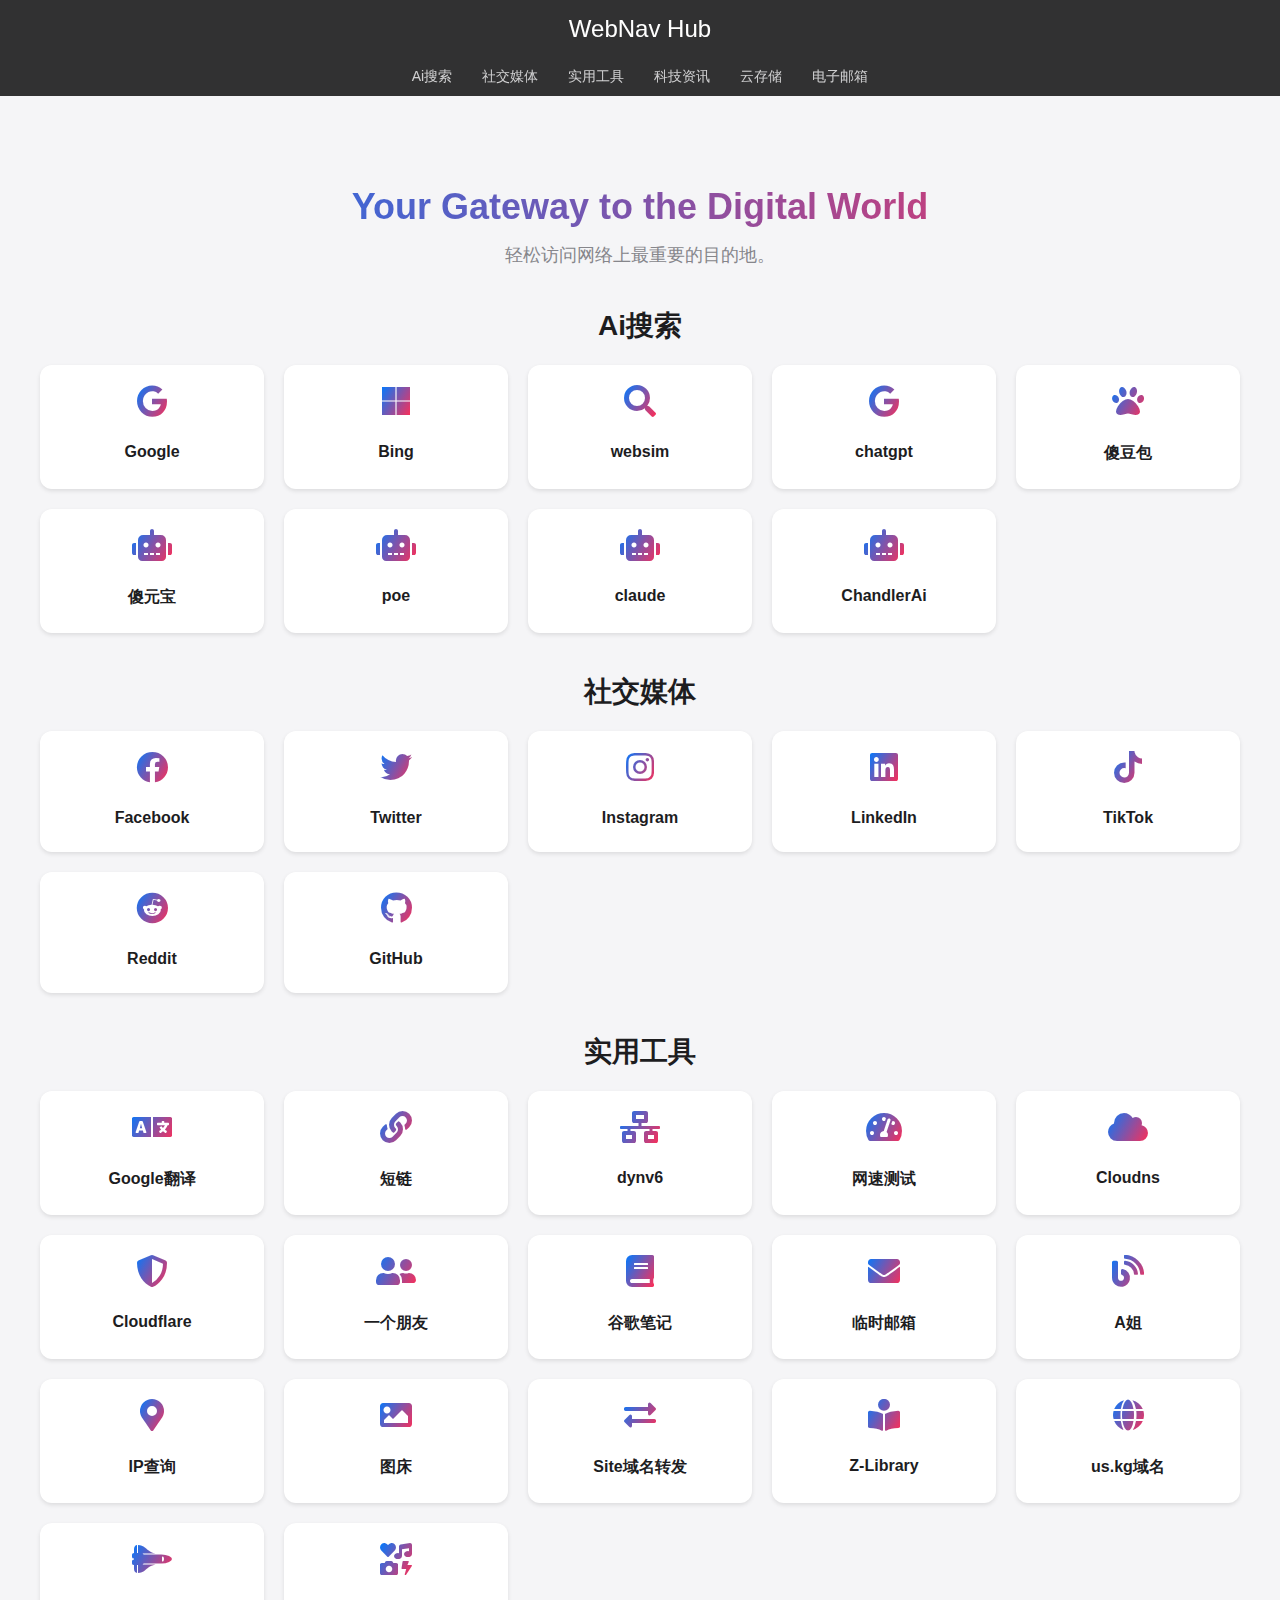
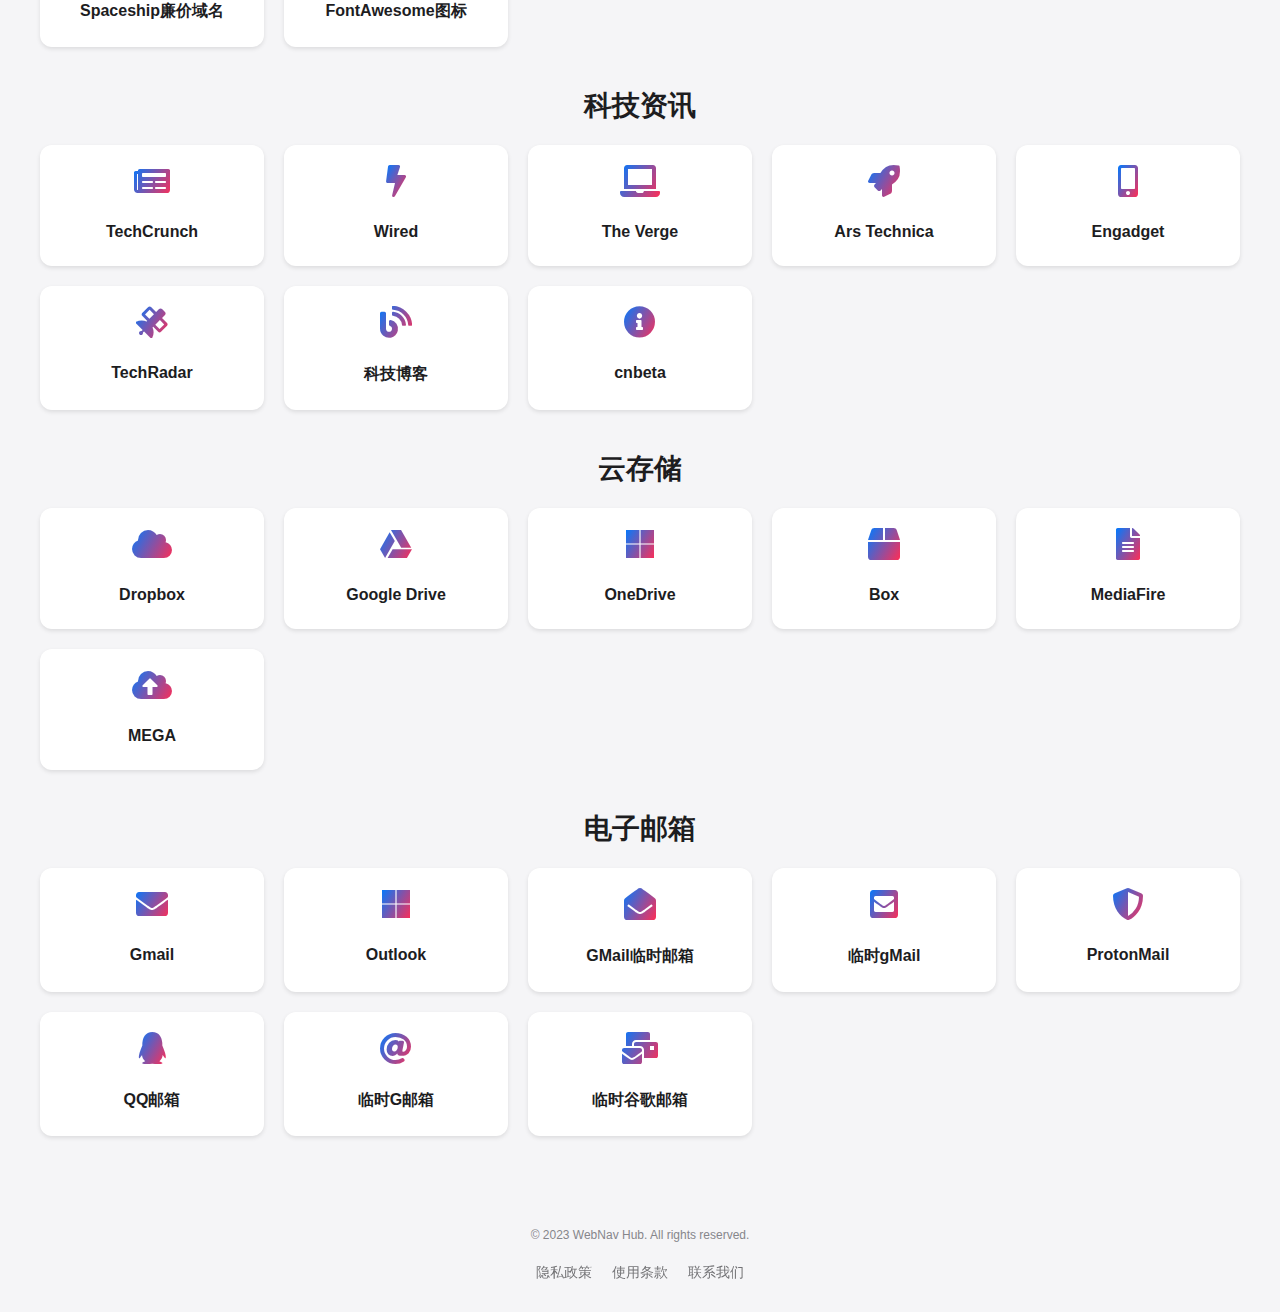
<file: index.html>
<html><head><base href="https://ap.186404.xyz/"><title>WebNav Hub</title>
<style>
  body {
    font-family: -apple-system, BlinkMacSystemFont, 'Segoe UI', Roboto, Oxygen, Ubuntu, Cantarell, 'Open Sans', 'Helvetica Neue', sans-serif;
    margin: 0;
    padding: 0;
    background-color: #f5f5f7;
    color: #1d1d1f;
    scroll-behavior: smooth;
  }
  header {
    background-color: rgba(0, 0, 0, 0.8);
    color: #ffffff;
    padding: 15px;
    text-align: center;
    position: sticky;
    top: 0;
    z-index: 1000;
  }
  header h1 {
    font-size: 24px;
    font-weight: 500;
    margin: 0;
  }
  nav {
    display: flex;
    justify-content: center;
    background-color: rgba(0, 0, 0, 0.8);
    padding: 10px;
    overflow-x: auto;
    white-space: nowrap;
    position: sticky;
    top: 54px;
    z-index: 999;
  }
  nav a {
    color: #f5f5f7;
    text-decoration: none;
    margin: 0 15px;
    font-size: 14px;
    opacity: 0.8;
    transition: opacity 0.3s;
  }
  nav a:hover {
    opacity: 1;
  }
  main {
    max-width: 1200px;
    margin: 0 auto;
    padding: 20px;
  }
  .hero {
    text-align: center;
    margin-bottom: 40px;
    padding-top: 40px;
  }
  .hero h2 {
    font-size: 36px;
    font-weight: 700;
    margin-bottom: 15px;
    background: linear-gradient(90deg, #007aff, #ff2d55);
    -webkit-background-clip: text;
    -webkit-text-fill-color: transparent;
  }
  .hero p {
    font-size: 18px;
    color: #86868b;
    max-width: 600px;
    margin: 0 auto;
  }
  .link-grid {
    display: grid;
    grid-template-columns: repeat(auto-fill, minmax(200px, 1fr));
    gap: 20px;
    margin-bottom: 40px;
  }
  .link-card {
    background-color: #ffffff;
    border-radius: 12px;
    padding: 20px;
    text-align: center;
    transition: all 0.3s ease;
    text-decoration: none;
    color: #1d1d1f;
    box-shadow: 0 2px 4px rgba(0,0,0,0.1);
  }
  .link-card:hover {
    transform: scale(1.03);
    box-shadow: 0 4px 8px rgba(0,0,0,0.1);
  }
  .link-card i {
    font-size: 32px;
    margin-bottom: 10px;
    background: linear-gradient(120deg, #007aff, #ff2d55);
    -webkit-background-clip: text;
    -webkit-text-fill-color: transparent;
  }
  .link-card h3 {
    font-size: 16px;
    margin-bottom: 5px;
    font-weight: 600;
  }
  .category-title {
    font-size: 28px;
    font-weight: 700;
    margin: 40px 0 20px;
    text-align: center;
    color: #1d1d1f;
    scroll-margin-top: 120px;
  }
  footer {
    background-color: #f5f5f7;
    color: #86868b;
    text-align: center;
    padding: 20px;
    font-size: 12px;
  }
  footer nav {
    margin-top: 10px;
    background-color: transparent;
  }
  footer nav a {
    color: #515154;
    margin: 0 10px;
  }
  @media (max-width: 768px) {
    .link-grid {
      grid-template-columns: repeat(auto-fill, minmax(150px, 1fr));
    }
    .link-card {
      padding: 15px;
    }
    .link-card i {
      font-size: 24px;
    }
    .link-card h3 {
      font-size: 14px;
    }
    .category-title {
      scroll-margin-top: 100px;
    }
  }
  @media (max-width: 480px) {
    .link-grid {
      grid-template-columns: repeat(auto-fill, minmax(120px, 1fr));
    }
    .hero h2 {
      font-size: 28px;
    }
    .hero p {
      font-size: 16px;
    }
    .category-title {
      font-size: 24px;
    }
  }
</style>
<link rel="stylesheet" href="https://cdnjs.cloudflare.com/ajax/libs/font-awesome/5.15.3/css/all.min.css">
<script>
document.addEventListener('DOMContentLoaded', function() {
  var navLinks = document.querySelectorAll('nav a');
  
  navLinks.forEach(function(link) {
    link.addEventListener('click', function(e) {
      e.preventDefault();
      var targetId = this.getAttribute('href').split('#')[1];
      var targetElement = document.getElementById(targetId);
      if (targetElement) {
        targetElement.scrollIntoView({ behavior: 'smooth' });
        
        // Update URL without changing the domain
        var newUrl = window.location.protocol + "//" + window.location.host + window.location.pathname + '#' + targetId;
        window.history.pushState({path: newUrl}, '', newUrl);
      }
    });
  });

  // Handle initial load and back/forward navigation
  function handleHashChange() {
    var hash = window.location.hash;
    if (hash) {
      var targetElement = document.getElementById(hash.substring(1));
      if (targetElement) {
        targetElement.scrollIntoView({ behavior: 'smooth' });
      }
    }
  }

  window.addEventListener('hashchange', handleHashChange);
  handleHashChange(); // Handle initial load
});
</script>
</head>
<body>
  <header>
    <h1>WebNav Hub</h1>
  </header>
  <nav>
    <a href="#ai-search">Ai搜索</a>
    <a href="#social">社交媒体</a>
    <a href="#tools">实用工具</a>
    <a href="#tech-news">科技资讯</a>
    <a href="#cloud-storage">云存储</a>
    <a href="#email">电子邮箱</a>
  </nav>
  <main>
    <section class="hero">
      <h2>Your Gateway to the Digital World</h2>
      <p>轻松访问网络上最重要的目的地。</p>
    </section>
    
    <h2 class="category-title" id="ai-search">Ai搜索</h2>
    <section class="link-grid">
      <a href="https://www.google.com" class="link-card">
        <i class="fab fa-google"></i>
        <h3>Google</h3>
      </a>
      <a href="https://www.bing.com" class="link-card">
        <i class="fab fa-microsoft"></i>
        <h3>Bing</h3>
      </a>
      <a href="https://websim.ai/" class="link-card">
        <i class="fas fa-search"></i>
        <h3>websim</h3>
      </a>
      <a href="https://chatgpt.com/" class="link-card">
        <i class="fab fa-google"></i>
        <h3>chatgpt</h3>
      </a>
      <a href="https://www.doubao.com/chat/" class="link-card">
        <i class="fas fa-paw"></i>
        <h3>傻豆包</h3>
      </a>
      <a href="https://yuanbao.tencent.com/" class="link-card">
        <i class="fas fa-robot"></i>
        <h3>傻元宝</h3>
      </a>
      <a href="https://poe.com/" class="link-card">
        <i class="fas fa-robot"></i>
        <h3>poe</h3>
      </a>
      <a href="https://claude.ai/" class="link-card">
        <i class="fas fa-robot"></i>
        <h3>claude</h3>
      </a>
      <a href="https://chandler.bet/" class="link-card">
        <i class="fas fa-robot"></i>
        <h3>ChandlerAi</h3>
      </a>
    </section>
    
    <h2 class="category-title" id="social">社交媒体</h2>
    <section class="link-grid">
      <a href="https://www.facebook.com" class="link-card">
        <i class="fab fa-facebook"></i>
        <h3>Facebook</h3>
      </a>
      <a href="https://twitter.com" class="link-card">
        <i class="fab fa-twitter"></i>
        <h3>Twitter</h3>
      </a>
      <a href="https://www.instagram.com" class="link-card">
        <i class="fab fa-instagram"></i>
        <h3>Instagram</h3>
      </a>
      <a href="https://www.linkedin.com" class="link-card">
        <i class="fab fa-linkedin"></i>
        <h3>LinkedIn</h3>
      </a>
      <a href="https://www.tiktok.com" class="link-card">
        <i class="fab fa-tiktok"></i>
        <h3>TikTok</h3>
      </a>
      <a href="https://www.reddit.com" class="link-card">
        <i class="fab fa-reddit"></i>
        <h3>Reddit</h3>
      </a>
      <a href="https://github.com/" class="link-card">
        <i class="fab fa-github"></i>
        <h3>GitHub</h3>
      </a>
    </section>
    
    <h2 class="category-title" id="tools">实用工具</h2>
    <section class="link-grid">
      <a href="https://translate.google.com" class="link-card">
        <i class="fas fa-language"></i>
        <h3>Google翻译</h3>
      </a>
      <a href="https://d.186404.xyz/" class="link-card">
        <i class="fas fa-link"></i>
        <h3>短链</h3>
      </a>
      <a href="https://dynv6.com/" class="link-card">
        <i class="fas fa-network-wired"></i>
        <h3>dynv6</h3>
      </a>
      <a href="https://fast.com/" class="link-card">
        <i class="fas fa-tachometer-alt"></i>
        <h3>网速测试</h3>
      </a>
      <a href="https://www.cloudns.net/" class="link-card">
        <i class="fas fa-cloud"></i>
        <h3>Cloudns</h3>
      </a>
      <a href="https://www.cloudflare.com/zh-cn/" class="link-card">
        <i class="fas fa-shield-alt"></i>
        <h3>Cloudflare</h3>
      </a>
      <a href="https://ygpy.net/" class="link-card">
        <i class="fas fa-user-friends"></i>
        <h3>一个朋友</h3>
      </a>
      <a href="https://notebooklm.google/" class="link-card">
        <i class="fas fa-book"></i>
        <h3>谷歌笔记</h3>
      </a>
      <a href="https://email.ml/" class="link-card">
        <i class="fas fa-envelope"></i>
        <h3>临时邮箱</h3>
      </a>
      <a href="https://www.ahhhhfs.com/" class="link-card">
        <i class="fas fa-blog"></i>
        <h3>A姐</h3>
      </a>
      <a href="https://ip.sb/" class="link-card">
        <i class="fas fa-map-marker-alt"></i>
        <h3>IP查询</h3>
      </a>
      <a href="https://img.186404.xyz/" class="link-card">
        <i class="fas fa-image"></i>
        <h3>图床</h3>
      </a>
      <a href="https://www.site.ac/" class="link-card">
        <i class="fas fa-exchange-alt"></i>
        <h3>Site域名转发</h3>
      </a>
      <a href="https://zh.go-to-library.sk/" class="link-card">
        <i class="fas fa-book-reader"></i>
        <h3>Z-Library</h3>
      </a>
      <a href="https://nic.us.kg/" class="link-card">
        <i class="fas fa-globe"></i>
        <h3>us.kg域名</h3>
      </a>
      <a href="https://www.spaceship.com/zh/" class="link-card">
        <i class="fas fa-space-shuttle"></i>
        <h3>Spaceship廉价域名</h3>
      </a>
      <a href="https://fontawesome.com/" class="link-card">
        <i class="fas fa-icons"></i>
        <h3>FontAwesome图标</h3>
      </a>
    </section>
    
    <h2 class="category-title" id="tech-news">科技资讯</h2>
    <section class="link-grid">
      <a href="https://www.techcrunch.com" class="link-card">
        <i class="fas fa-newspaper"></i>
        <h3>TechCrunch</h3>
      </a>
      <a href="https://www.wired.com" class="link-card">
        <i class="fas fa-bolt"></i>
        <h3>Wired</h3>
      </a>
      <a href="https://www.theverge.com" class="link-card">
        <i class="fas fa-laptop"></i>
        <h3>The Verge</h3>
      </a>
      <a href="https://arstechnica.com" class="link-card">
        <i class="fas fa-rocket"></i>
        <h3>Ars Technica</h3>
      </a>
      <a href="https://www.engadget.com" class="link-card">
        <i class="fas fa-mobile-alt"></i>
        <h3>Engadget</h3>
      </a>
      <a href="https://techradar.com" class="link-card">
        <i class="fas fa-satellite"></i>
        <h3>TechRadar</h3>
      </a>
      <a href="https://b.186404.xyz/" class="link-card">
        <i class="fas fa-blog"></i>
        <h3>科技博客</h3>
      </a>
      <a href="https://www.cnbeta.com.tw/" class="link-card">
        <i class="fas fa-info-circle"></i>
        <h3>cnbeta</h3>
      </a>
    </section>
    
    <h2 class="category-title" id="cloud-storage">云存储</h2>
    <section class="link-grid">
      <a href="https://www.dropbox.com" class="link-card">
        <i class="fas fa-cloud"></i>
        <h3>Dropbox</h3>
      </a>
      <a href="https://drive.google.com" class="link-card">
        <i class="fab fa-google-drive"></i>
        <h3>Google Drive</h3>
      </a>
      <a href="https://onedrive.live.com" class="link-card">
        <i class="fab fa-microsoft"></i>
        <h3>OneDrive</h3>
      </a>
      <a href="https://www.box.com" class="link-card">
        <i class="fas fa-box"></i>
        <h3>Box</h3>
      </a>
      <a href="https://www.mediafire.com" class="link-card">
        <i class="fas fa-file-alt"></i>
        <h3>MediaFire</h3>
      </a>
      <a href="https://mega.nz" class="link-card">
        <i class="fas fa-cloud-upload-alt"></i>
        <h3>MEGA</h3>
      </a>
    </section>
    
    <h2 class="category-title" id="email">电子邮箱</h2>
    <section class="link-grid">
      <a href="https://mail.google.com" class="link-card">
        <i class="fas fa-envelope"></i>
        <h3>Gmail</h3>
      </a>
      <a href="https://outlook.live.com" class="link-card">
        <i class="fab fa-microsoft"></i>
        <h3>Outlook</h3>
      </a>
      <a href="https://22.do/" class="link-card">
        <i class="fas fa-envelope-open"></i>
        <h3>GMail临时邮箱</h3>
      </a>
      <a href="https://www.agogmail.com/" class="link-card">
        <i class="fas fa-envelope-square"></i>
        <h3>临时gMail</h3>
      </a>
      <a href="https://www.protonmail.com" class="link-card">
        <i class="fas fa-shield-alt"></i>
        <h3>ProtonMail</h3>
      </a>
      <a href="https://mail.qq.com" class="link-card">
        <i class="fab fa-qq"></i>
        <h3>QQ邮箱</h3>
      </a>
      <a href="https://www.emailnator.com/" class="link-card">
        <i class="fas fa-at"></i>
        <h3>临时G邮箱</h3>
      </a>
      <a href="https://www.linshigmail.com/" class="link-card">
        <i class="fas fa-mail-bulk"></i>
        <h3>临时谷歌邮箱</h3>
      </a>
    </section>
  </main>
  <footer>
    <p>&copy; 2023 WebNav Hub. All rights reserved.</p>
    <nav>
      <a href="#">隐私政策</a>
      <a href="#">使用条款</a>
      <a href="#">联系我们</a>
    </nav>
  </footer>
</body></html>
</file>
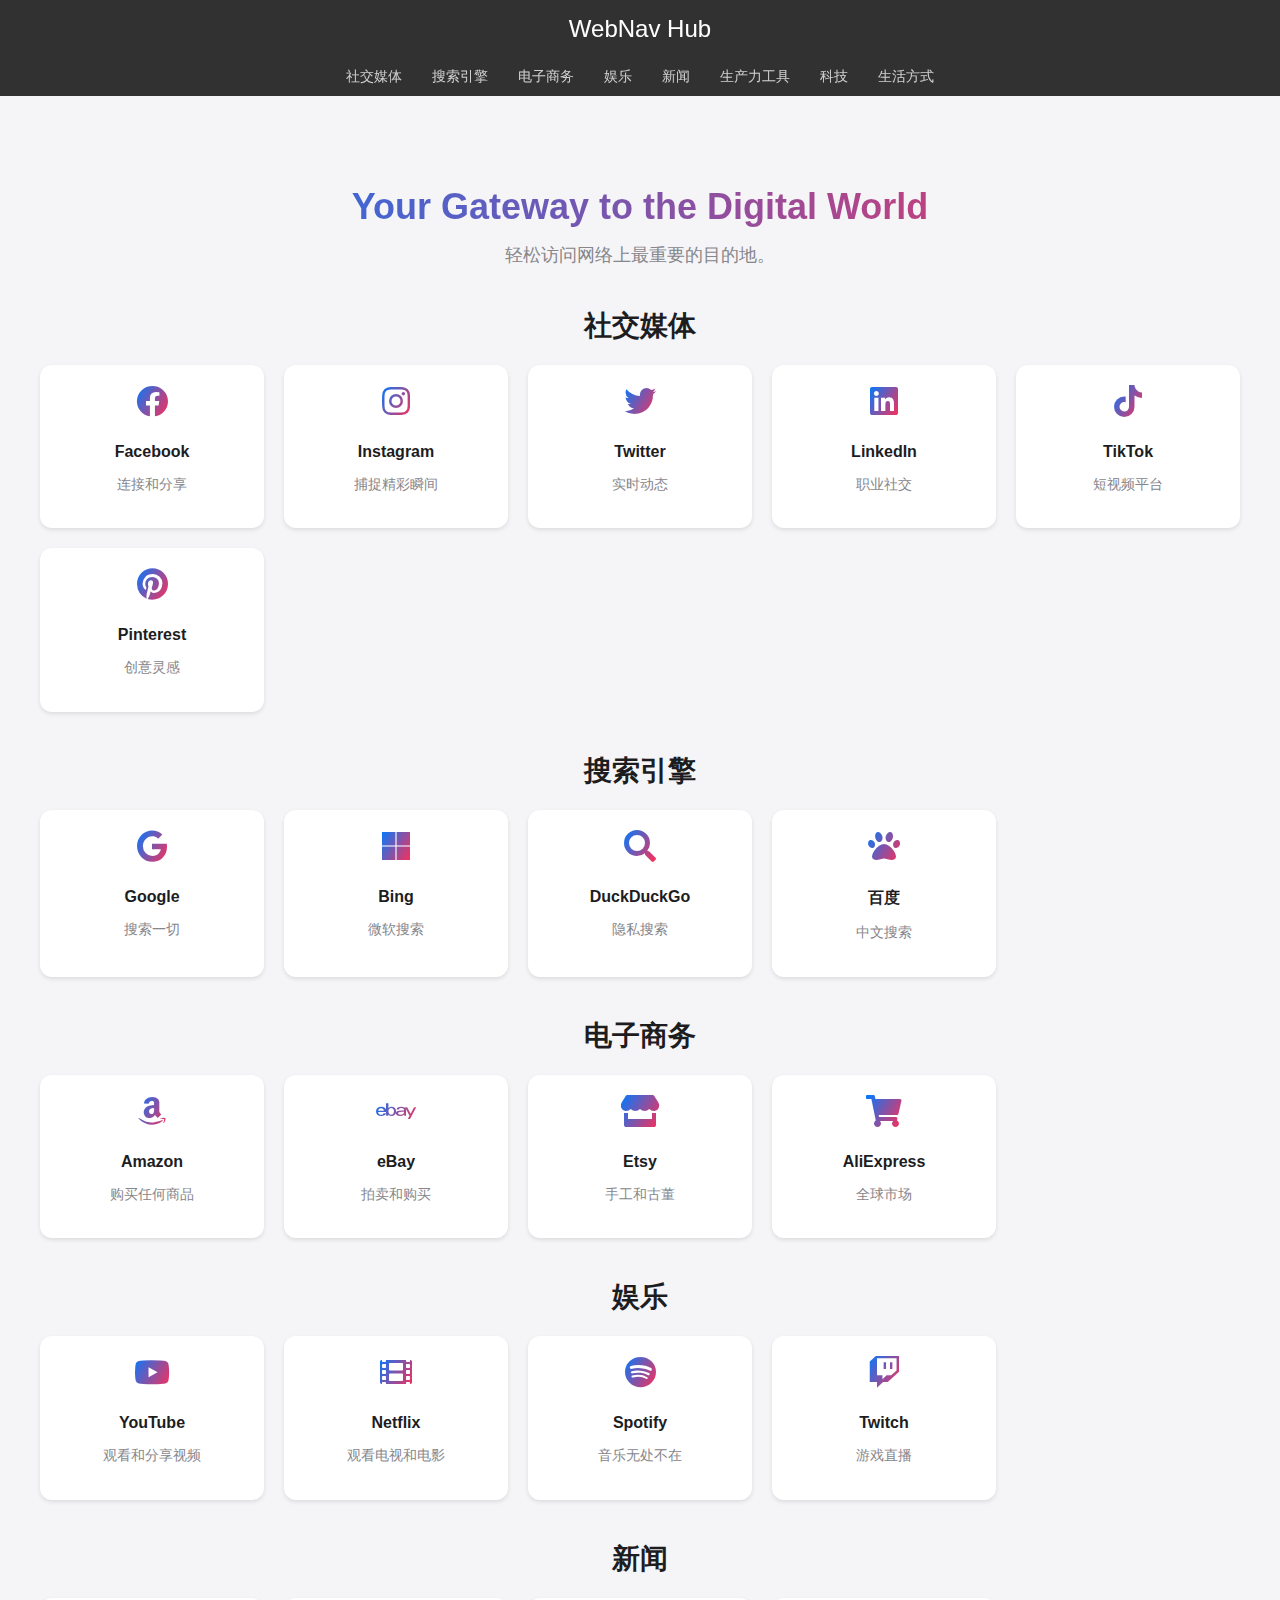
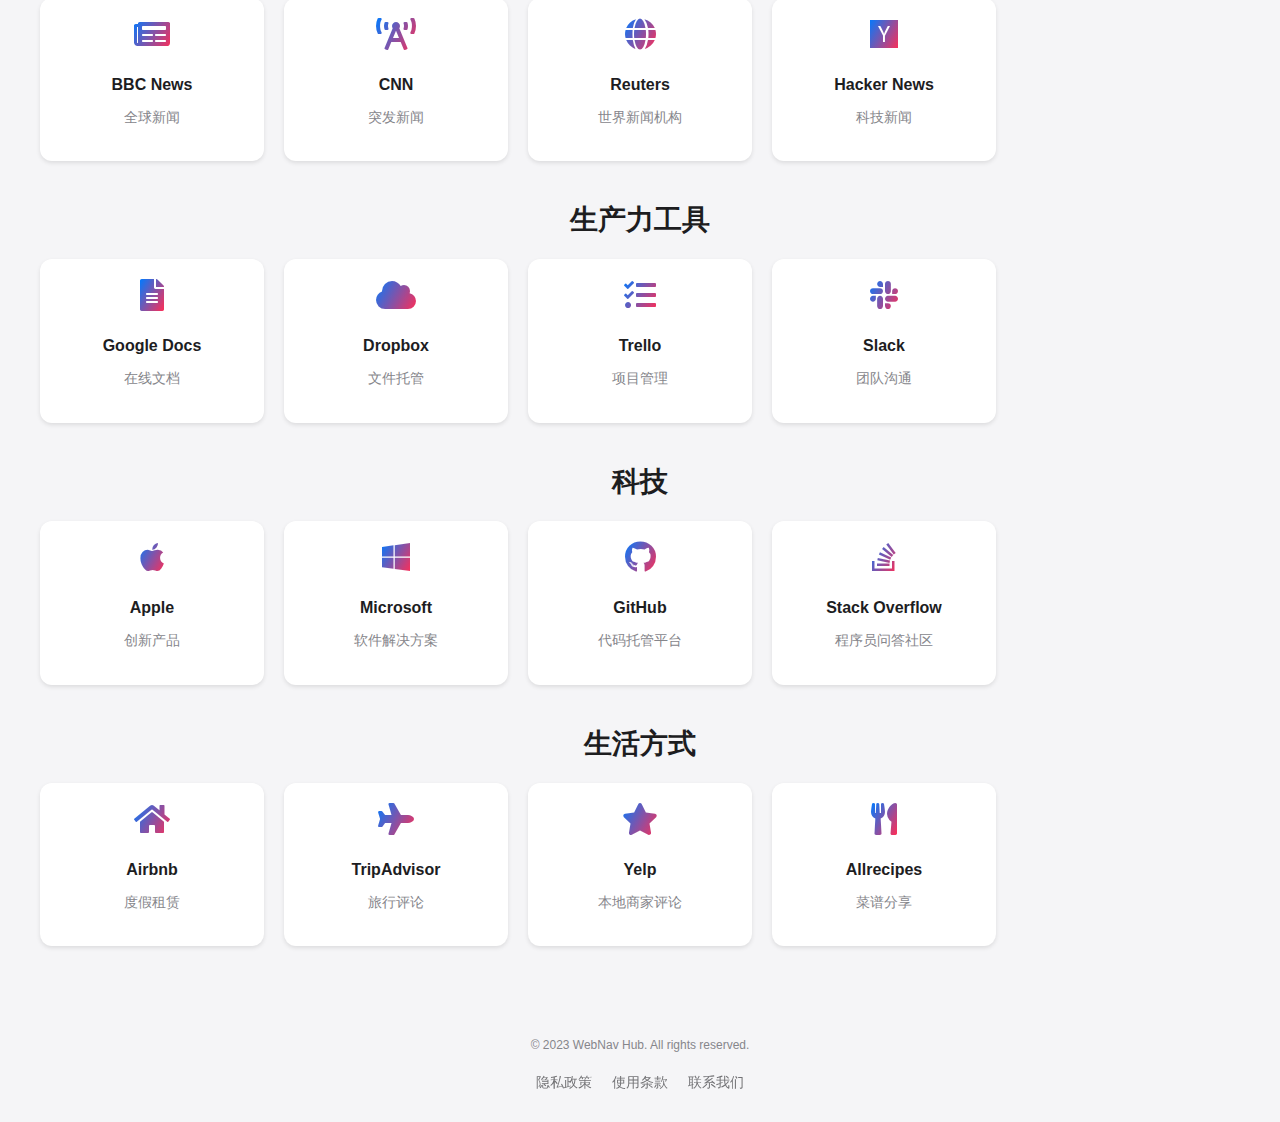
<file: AAzB9kb3oIFi8KdyX.html>
<html><head><base href="https://webnavhub.com/"><title>WebNav Hub</title>
<style>
  body {
    font-family: -apple-system, BlinkMacSystemFont, 'Segoe UI', Roboto, Oxygen, Ubuntu, Cantarell, 'Open Sans', 'Helvetica Neue', sans-serif;
    margin: 0;
    padding: 0;
    background-color: #f5f5f7;
    color: #1d1d1f;
    scroll-behavior: smooth;
  }
  header {
    background-color: rgba(0, 0, 0, 0.8);
    color: #ffffff;
    padding: 15px;
    text-align: center;
    position: sticky;
    top: 0;
    z-index: 1000;
  }
  header h1 {
    font-size: 24px;
    font-weight: 500;
    margin: 0;
  }
  nav {
    display: flex;
    justify-content: center;
    background-color: rgba(0, 0, 0, 0.8);
    padding: 10px;
    overflow-x: auto;
    white-space: nowrap;
    position: sticky;
    top: 54px;
    z-index: 999;
  }
  nav a {
    color: #f5f5f7;
    text-decoration: none;
    margin: 0 15px;
    font-size: 14px;
    opacity: 0.8;
    transition: opacity 0.3s;
  }
  nav a:hover {
    opacity: 1;
  }
  main {
    max-width: 1200px;
    margin: 0 auto;
    padding: 20px;
  }
  .hero {
    text-align: center;
    margin-bottom: 40px;
    padding-top: 40px;
  }
  .hero h2 {
    font-size: 36px;
    font-weight: 700;
    margin-bottom: 15px;
    background: linear-gradient(90deg, #007aff, #ff2d55);
    -webkit-background-clip: text;
    -webkit-text-fill-color: transparent;
  }
  .hero p {
    font-size: 18px;
    color: #86868b;
    max-width: 600px;
    margin: 0 auto;
  }
  .link-grid {
    display: grid;
    grid-template-columns: repeat(auto-fill, minmax(200px, 1fr));
    gap: 20px;
    margin-bottom: 40px;
  }
  .link-card {
    background-color: #ffffff;
    border-radius: 12px;
    padding: 20px;
    text-align: center;
    transition: all 0.3s ease;
    text-decoration: none;
    color: #1d1d1f;
    box-shadow: 0 2px 4px rgba(0,0,0,0.1);
  }
  .link-card:hover {
    transform: scale(1.03);
    box-shadow: 0 4px 8px rgba(0,0,0,0.1);
  }
  .link-card i {
    font-size: 32px;
    margin-bottom: 10px;
    background: linear-gradient(120deg, #007aff, #ff2d55);
    -webkit-background-clip: text;
    -webkit-text-fill-color: transparent;
  }
  .link-card h3 {
    font-size: 16px;
    margin-bottom: 5px;
    font-weight: 600;
  }
  .link-card p {
    font-size: 14px;
    color: #86868b;
    line-height: 1.4;
  }
  .category-title {
    font-size: 28px;
    font-weight: 700;
    margin: 40px 0 20px;
    text-align: center;
    color: #1d1d1f;
    scroll-margin-top: 120px;
  }
  footer {
    background-color: #f5f5f7;
    color: #86868b;
    text-align: center;
    padding: 20px;
    font-size: 12px;
  }
  footer nav {
    margin-top: 10px;
    background-color: transparent;
  }
  footer nav a {
    color: #515154;
    margin: 0 10px;
  }
  @media (max-width: 768px) {
    .link-grid {
      grid-template-columns: repeat(auto-fill, minmax(150px, 1fr));
    }
    .link-card {
      padding: 15px;
    }
    .link-card i {
      font-size: 24px;
    }
    .link-card h3 {
      font-size: 14px;
    }
    .link-card p {
      font-size: 12px;
    }
    .category-title {
      scroll-margin-top: 100px;
    }
  }
  @media (max-width: 480px) {
    .link-grid {
      grid-template-columns: repeat(auto-fill, minmax(120px, 1fr));
    }
    .hero h2 {
      font-size: 28px;
    }
    .hero p {
      font-size: 16px;
    }
    .category-title {
      font-size: 24px;
    }
  }
</style>
<link rel="stylesheet" href="https://cdnjs.cloudflare.com/ajax/libs/font-awesome/5.15.3/css/all.min.css">
</head>
<body>
  <header>
    <h1>WebNav Hub</h1>
  </header>
  <nav>
    <a href="#social">社交媒体</a>
    <a href="#search">搜索引擎</a>
    <a href="#ecommerce">电子商务</a>
    <a href="#entertainment">娱乐</a>
    <a href="#news">新闻</a>
    <a href="#productivity">生产力工具</a>
    <a href="#tech">科技</a>
    <a href="#lifestyle">生活方式</a>
  </nav>
  <main>
    <section class="hero">
      <h2>Your Gateway to the Digital World</h2>
      <p>轻松访问网络上最重要的目的地。</p>
    </section>
    
    <h2 class="category-title" id="social">社交媒体</h2>
    <section class="link-grid">
      <a href="https://www.facebook.com" class="link-card">
        <i class="fab fa-facebook"></i>
        <h3>Facebook</h3>
        <p>连接和分享</p>
      </a>
      <a href="https://www.instagram.com" class="link-card">
        <i class="fab fa-instagram"></i>
        <h3>Instagram</h3>
        <p>捕捉精彩瞬间</p>
      </a>
      <a href="https://www.twitter.com" class="link-card">
        <i class="fab fa-twitter"></i>
        <h3>Twitter</h3>
        <p>实时动态</p>
      </a>
      <a href="https://www.linkedin.com" class="link-card">
        <i class="fab fa-linkedin"></i>
        <h3>LinkedIn</h3>
        <p>职业社交</p>
      </a>
      <a href="https://www.tiktok.com" class="link-card">
        <i class="fab fa-tiktok"></i>
        <h3>TikTok</h3>
        <p>短视频平台</p>
      </a>
      <a href="https://www.pinterest.com" class="link-card">
        <i class="fab fa-pinterest"></i>
        <h3>Pinterest</h3>
        <p>创意灵感</p>
      </a>
    </section>
    
    <h2 class="category-title" id="search">搜索引擎</h2>
    <section class="link-grid">
      <a href="https://www.google.com" class="link-card">
        <i class="fab fa-google"></i>
        <h3>Google</h3>
        <p>搜索一切</p>
      </a>
      <a href="https://www.bing.com" class="link-card">
        <i class="fab fa-microsoft"></i>
        <h3>Bing</h3>
        <p>微软搜索</p>
      </a>
      <a href="https://duckduckgo.com" class="link-card">
        <i class="fas fa-search"></i>
        <h3>DuckDuckGo</h3>
        <p>隐私搜索</p>
      </a>
      <a href="https://www.baidu.com" class="link-card">
        <i class="fas fa-paw"></i>
        <h3>百度</h3>
        <p>中文搜索</p>
      </a>
    </section>
    
    <h2 class="category-title" id="ecommerce">电子商务</h2>
    <section class="link-grid">
      <a href="https://www.amazon.com" class="link-card">
        <i class="fab fa-amazon"></i>
        <h3>Amazon</h3>
        <p>购买任何商品</p>
      </a>
      <a href="https://www.ebay.com" class="link-card">
        <i class="fab fa-ebay"></i>
        <h3>eBay</h3>
        <p>拍卖和购买</p>
      </a>
      <a href="https://www.etsy.com" class="link-card">
        <i class="fas fa-store"></i>
        <h3>Etsy</h3>
        <p>手工和古董</p>
      </a>
      <a href="https://www.aliexpress.com" class="link-card">
        <i class="fas fa-shopping-cart"></i>
        <h3>AliExpress</h3>
        <p>全球市场</p>
      </a>
    </section>
    
    <h2 class="category-title" id="entertainment">娱乐</h2>
    <section class="link-grid">
      <a href="https://www.youtube.com" class="link-card">
        <i class="fab fa-youtube"></i>
        <h3>YouTube</h3>
        <p>观看和分享视频</p>
      </a>
      <a href="https://www.netflix.com" class="link-card">
        <i class="fas fa-film"></i>
        <h3>Netflix</h3>
        <p>观看电视和电影</p>
      </a>
      <a href="https://www.spotify.com" class="link-card">
        <i class="fab fa-spotify"></i>
        <h3>Spotify</h3>
        <p>音乐无处不在</p>
      </a>
      <a href="https://www.twitch.tv" class="link-card">
        <i class="fab fa-twitch"></i>
        <h3>Twitch</h3>
        <p>游戏直播</p>
      </a>
    </section>
    
    <h2 class="category-title" id="news">新闻</h2>
    <section class="link-grid">
      <a href="https://www.bbc.com" class="link-card">
        <i class="fas fa-newspaper"></i>
        <h3>BBC News</h3>
        <p>全球新闻</p>
      </a>
      <a href="https://www.cnn.com" class="link-card">
        <i class="fas fa-broadcast-tower"></i>
        <h3>CNN</h3>
        <p>突发新闻</p>
      </a>
      <a href="https://www.reuters.com" class="link-card">
        <i class="fas fa-globe"></i>
        <h3>Reuters</h3>
        <p>世界新闻机构</p>
      </a>
      <a href="https://news.ycombinator.com" class="link-card">
        <i class="fab fa-hacker-news"></i>
        <h3>Hacker News</h3>
        <p>科技新闻</p>
      </a>
    </section>
    
    <h2 class="category-title" id="productivity">生产力工具</h2>
    <section class="link-grid">
      <a href="https://www.google.com/docs/about/" class="link-card">
        <i class="fas fa-file-alt"></i>
        <h3>Google Docs</h3>
        <p>在线文档</p>
      </a>
      <a href="https://www.dropbox.com" class="link-card">
        <i class="fas fa-cloud"></i>
        <h3>Dropbox</h3>
        <p>文件托管</p>
      </a>
      <a href="https://trello.com" class="link-card">
        <i class="fas fa-tasks"></i>
        <h3>Trello</h3>
        <p>项目管理</p>
      </a>
      <a href="https://slack.com" class="link-card">
        <i class="fab fa-slack"></i>
        <h3>Slack</h3>
        <p>团队沟通</p>
      </a>
    </section>
    
    <h2 class="category-title" id="tech">科技</h2>
    <section class="link-grid">
      <a href="https://www.apple.com" class="link-card">
        <i class="fab fa-apple"></i>
        <h3>Apple</h3>
        <p>创新产品</p>
      </a>
      <a href="https://www.microsoft.com" class="link-card">
        <i class="fab fa-windows"></i>
        <h3>Microsoft</h3>
        <p>软件解决方案</p>
      </a>
      <a href="https://github.com" class="link-card">
        <i class="fab fa-github"></i>
        <h3>GitHub</h3>
        <p>代码托管平台</p>
      </a>
      <a href="https://stackoverflow.com" class="link-card">
        <i class="fab fa-stack-overflow"></i>
        <h3>Stack Overflow</h3>
        <p>程序员问答社区</p>
      </a>
    </section>
    
    <h2 class="category-title" id="lifestyle">生活方式</h2>
    <section class="link-grid">
      <a href="https://www.airbnb.com" class="link-card">
        <i class="fas fa-home"></i>
        <h3>Airbnb</h3>
        <p>度假租赁</p>
      </a>
      <a href="https://www.tripadvisor.com" class="link-card">
        <i class="fas fa-plane"></i>
        <h3>TripAdvisor</h3>
        <p>旅行评论</p>
      </a>
      <a href="https://www.yelp.com" class="link-card">
        <i class="fas fa-star"></i>
        <h3>Yelp</h3>
        <p>本地商家评论</p>
      </a>
      <a href="https://www.allrecipes.com" class="link-card">
        <i class="fas fa-utensils"></i>
        <h3>Allrecipes</h3>
        <p>菜谱分享</p>
      </a>
    </section>
  </main>
  <footer>
    <p>&copy; 2023 WebNav Hub. All rights reserved.</p>
    <nav>
      <a href="#">隐私政策</a>
      <a href="#">使用条款</a>
      <a href="#">联系我们</a>
    </nav>
  </footer>
</body></html>
</file>
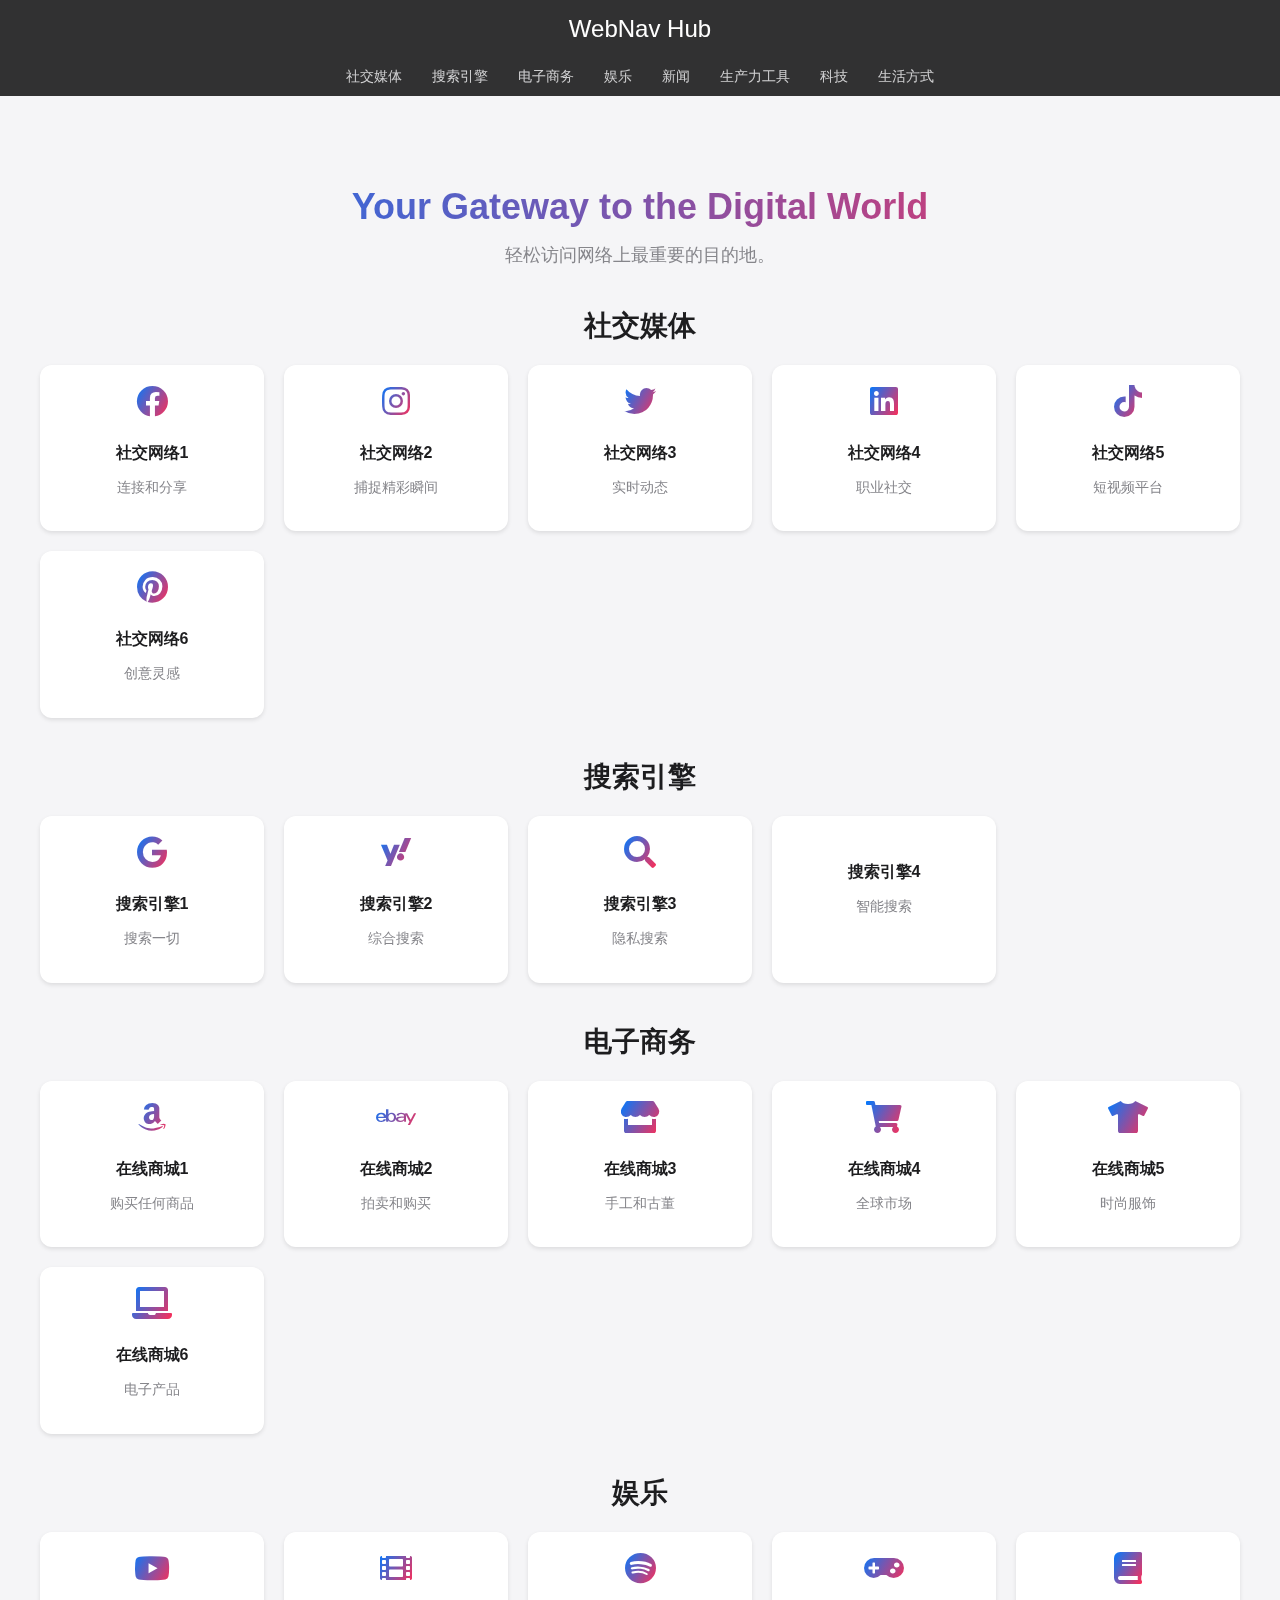
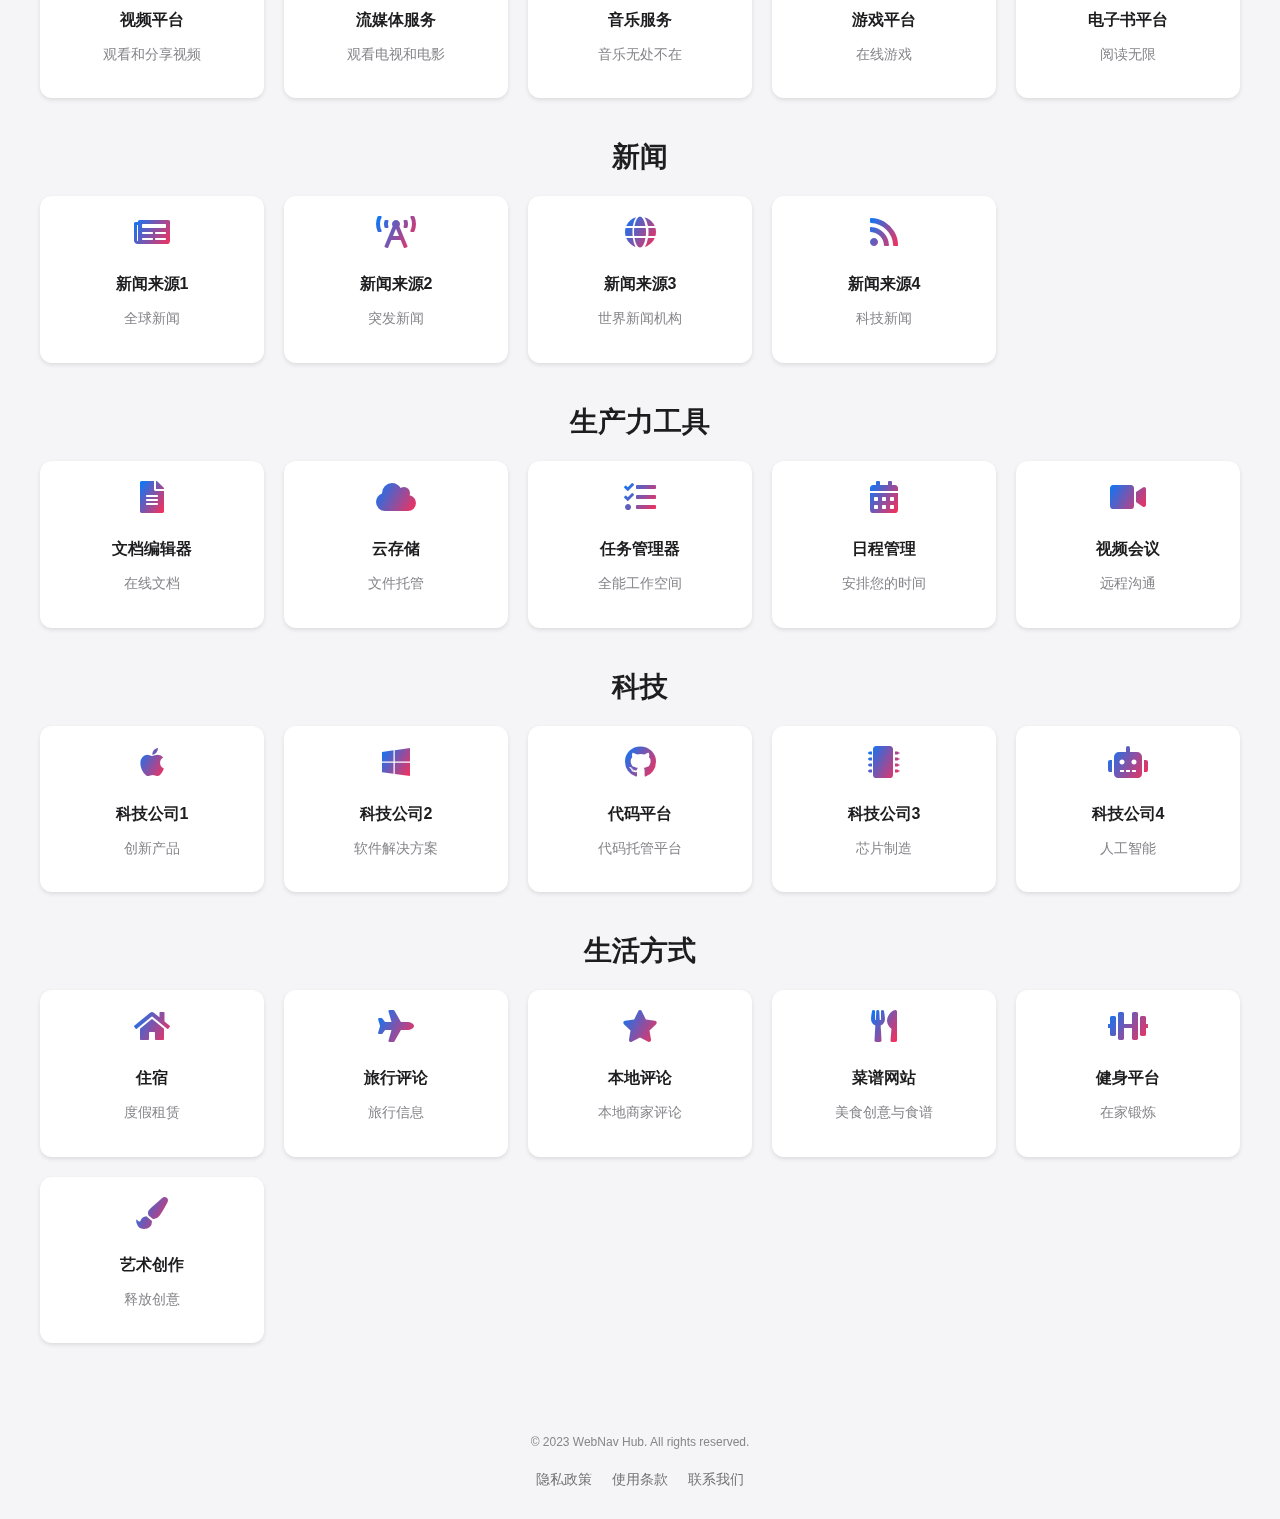
<file: BlsdaJNQrsTYH99HC.html>
<html><head><base href="https://webnavhub.com/"><title>WebNav Hub</title>
<style>
  body {
    font-family: -apple-system, BlinkMacSystemFont, 'Segoe UI', Roboto, Oxygen, Ubuntu, Cantarell, 'Open Sans', 'Helvetica Neue', sans-serif;
    margin: 0;
    padding: 0;
    background-color: #f5f5f7;
    color: #1d1d1f;
    scroll-behavior: smooth;
  }
  header {
    background-color: rgba(0, 0, 0, 0.8);
    backdrop-filter: saturate(180%) blur(20px);
    color: #ffffff;
    padding: 15px;
    text-align: center;
    position: sticky;
    top: 0;
    z-index: 1000;
  }
  header h1 {
    font-size: 24px;
    font-weight: 500;
    margin: 0;
  }
  nav {
    display: flex;
    justify-content: center;
    background-color: rgba(0, 0, 0, 0.8);
    backdrop-filter: saturate(180%) blur(20px);
    padding: 10px;
    overflow-x: auto;
    white-space: nowrap;
    position: sticky;
    top: 54px;
    z-index: 999;
  }
  nav a {
    color: #f5f5f7;
    text-decoration: none;
    margin: 0 15px;
    font-size: 14px;
    opacity: 0.8;
    transition: opacity 0.3s;
  }
  nav a:hover {
    opacity: 1;
  }
  main {
    max-width: 1200px;
    margin: 0 auto;
    padding: 20px;
  }
  .hero {
    text-align: center;
    margin-bottom: 40px;
    padding-top: 40px;
  }
  .hero h2 {
    font-size: 36px;
    font-weight: 700;
    margin-bottom: 15px;
    background: linear-gradient(90deg, #007aff, #ff2d55);
    -webkit-background-clip: text;
    -webkit-text-fill-color: transparent;
  }
  .hero p {
    font-size: 18px;
    color: #86868b;
    max-width: 600px;
    margin: 0 auto;
  }
  .link-grid {
    display: grid;
    grid-template-columns: repeat(auto-fill, minmax(200px, 1fr));
    gap: 20px;
    margin-bottom: 40px;
  }
  .link-card {
    background-color: #ffffff;
    border-radius: 12px;
    padding: 20px;
    text-align: center;
    transition: all 0.3s ease;
    text-decoration: none;
    color: #1d1d1f;
    box-shadow: 0 2px 4px rgba(0,0,0,0.1);
  }
  .link-card:hover {
    transform: scale(1.03);
    box-shadow: 0 4px 8px rgba(0,0,0,0.1);
  }
  .link-card i {
    font-size: 32px;
    margin-bottom: 10px;
    background: linear-gradient(120deg, #007aff, #ff2d55);
    -webkit-background-clip: text;
    -webkit-text-fill-color: transparent;
  }
  .link-card h3 {
    font-size: 16px;
    margin-bottom: 5px;
    font-weight: 600;
  }
  .link-card p {
    font-size: 14px;
    color: #86868b;
    line-height: 1.4;
  }
  .category-title {
    font-size: 28px;
    font-weight: 700;
    margin: 40px 0 20px;
    text-align: center;
    color: #1d1d1f;
    scroll-margin-top: 120px;
  }
  footer {
    background-color: #f5f5f7;
    color: #86868b;
    text-align: center;
    padding: 20px;
    font-size: 12px;
  }
  footer nav {
    margin-top: 10px;
    background-color: transparent;
    backdrop-filter: none;
  }
  footer nav a {
    color: #515154;
    margin: 0 10px;
  }
  @media (max-width: 768px) {
    .link-grid {
      grid-template-columns: repeat(auto-fill, minmax(150px, 1fr));
    }
    .link-card {
      padding: 15px;
    }
    .link-card i {
      font-size: 24px;
    }
    .link-card h3 {
      font-size: 14px;
    }
    .link-card p {
      font-size: 12px;
    }
    .category-title {
      scroll-margin-top: 100px;
    }
  }
  @media (max-width: 480px) {
    .link-grid {
      grid-template-columns: repeat(auto-fill, minmax(120px, 1fr));
    }
    .hero h2 {
      font-size: 28px;
    }
    .hero p {
      font-size: 16px;
    }
    .category-title {
      font-size: 24px;
    }
  }
</style>
<link rel="stylesheet" href="https://cdnjs.cloudflare.com/ajax/libs/font-awesome/5.15.3/css/all.min.css">
</head>
<body>
  <header>
    <h1>WebNav Hub</h1>
  </header>
  <nav>
    <a href="#social">社交媒体</a>
    <a href="#search">搜索引擎</a>
    <a href="#ecommerce">电子商务</a>
    <a href="#entertainment">娱乐</a>
    <a href="#news">新闻</a>
    <a href="#productivity">生产力工具</a>
    <a href="#tech">科技</a>
    <a href="#lifestyle">生活方式</a>
  </nav>
  <main>
    <section class="hero">
      <h2>Your Gateway to the Digital World</h2>
      <p>轻松访问网络上最重要的目的地。</p>
    </section>
    
    <h2 class="category-title" id="social">社交媒体</h2>
    <section class="link-grid">
      <a href="https://www.example.com/social1" class="link-card">
        <i class="fab fa-facebook"></i>
        <h3>社交网络1</h3>
        <p>连接和分享</p>
      </a>
      <a href="https://www.example.com/social2" class="link-card">
        <i class="fab fa-instagram"></i>
        <h3>社交网络2</h3>
        <p>捕捉精彩瞬间</p>
      </a>
      <a href="https://www.example.com/social3" class="link-card">
        <i class="fab fa-twitter"></i>
        <h3>社交网络3</h3>
        <p>实时动态</p>
      </a>
      <a href="https://www.example.com/social4" class="link-card">
        <i class="fab fa-linkedin"></i>
        <h3>社交网络4</h3>
        <p>职业社交</p>
      </a>
      <a href="https://www.example.com/social5" class="link-card">
        <i class="fab fa-tiktok"></i>
        <h3>社交网络5</h3>
        <p>短视频平台</p>
      </a>
      <a href="https://www.example.com/social6" class="link-card">
        <i class="fab fa-pinterest"></i>
        <h3>社交网络6</h3>
        <p>创意灵感</p>
      </a>
    </section>
    
    <h2 class="category-title" id="search">搜索引擎</h2>
    <section class="link-grid">
      <a href="https://www.example.com/search1" class="link-card">
        <i class="fab fa-google"></i>
        <h3>搜索引擎1</h3>
        <p>搜索一切</p>
      </a>
      <a href="https://www.example.com/search2" class="link-card">
        <i class="fab fa-yahoo"></i>
        <h3>搜索引擎2</h3>
        <p>综合搜索</p>
      </a>
      <a href="https://www.example.com/search3" class="link-card">
        <i class="fas fa-search"></i>
        <h3>搜索引擎3</h3>
        <p>隐私搜索</p>
      </a>
      <a href="https://www.example.com/search4" class="link-card">
        <i class="fab fa-bing"></i>
        <h3>搜索引擎4</h3>
        <p>智能搜索</p>
      </a>
    </section>
    
    <h2 class="category-title" id="ecommerce">电子商务</h2>
    <section class="link-grid">
      <a href="https://www.example.com/shop1" class="link-card">
        <i class="fab fa-amazon"></i>
        <h3>在线商城1</h3>
        <p>购买任何商品</p>
      </a>
      <a href="https://www.example.com/shop2" class="link-card">
        <i class="fab fa-ebay"></i>
        <h3>在线商城2</h3>
        <p>拍卖和购买</p>
      </a>
      <a href="https://www.example.com/shop3" class="link-card">
        <i class="fas fa-store"></i>
        <h3>在线商城3</h3>
        <p>手工和古董</p>
      </a>
      <a href="https://www.example.com/shop4" class="link-card">
        <i class="fas fa-shopping-cart"></i>
        <h3>在线商城4</h3>
        <p>全球市场</p>
      </a>
      <a href="https://www.example.com/shop5" class="link-card">
        <i class="fas fa-tshirt"></i>
        <h3>在线商城5</h3>
        <p>时尚服饰</p>
      </a>
      <a href="https://www.example.com/shop6" class="link-card">
        <i class="fas fa-laptop"></i>
        <h3>在线商城6</h3>
        <p>电子产品</p>
      </a>
    </section>
    
    <h2 class="category-title" id="entertainment">娱乐</h2>
    <section class="link-grid">
      <a href="https://www.example.com/entertainment1" class="link-card">
        <i class="fab fa-youtube"></i>
        <h3>视频平台</h3>
        <p>观看和分享视频</p>
      </a>
      <a href="https://www.example.com/entertainment2" class="link-card">
        <i class="fas fa-film"></i>
        <h3>流媒体服务</h3>
        <p>观看电视和电影</p>
      </a>
      <a href="https://www.example.com/entertainment3" class="link-card">
        <i class="fab fa-spotify"></i>
        <h3>音乐服务</h3>
        <p>音乐无处不在</p>
      </a>
      <a href="https://www.example.com/entertainment4" class="link-card">
        <i class="fas fa-gamepad"></i>
        <h3>游戏平台</h3>
        <p>在线游戏</p>
      </a>
      <a href="https://www.example.com/entertainment5" class="link-card">
        <i class="fas fa-book"></i>
        <h3>电子书平台</h3>
        <p>阅读无限</p>
      </a>
    </section>
    
    <h2 class="category-title" id="news">新闻</h2>
    <section class="link-grid">
      <a href="https://www.example.com/news1" class="link-card">
        <i class="fas fa-newspaper"></i>
        <h3>新闻来源1</h3>
        <p>全球新闻</p>
      </a>
      <a href="https://www.example.com/news2" class="link-card">
        <i class="fas fa-broadcast-tower"></i>
        <h3>新闻来源2</h3>
        <p>突发新闻</p>
      </a>
      <a href="https://www.example.com/news3" class="link-card">
        <i class="fas fa-globe"></i>
        <h3>新闻来源3</h3>
        <p>世界新闻机构</p>
      </a>
      <a href="https://www.example.com/news4" class="link-card">
        <i class="fas fa-rss"></i>
        <h3>新闻来源4</h3>
        <p>科技新闻</p>
      </a>
    </section>
    
    <h2 class="category-title" id="productivity">生产力工具</h2>
    <section class="link-grid">
      <a href="https://www.example.com/productivity1" class="link-card">
        <i class="fas fa-file-alt"></i>
        <h3>文档编辑器</h3>
        <p>在线文档</p>
      </a>
      <a href="https://www.example.com/productivity2" class="link-card">
        <i class="fas fa-cloud"></i>
        <h3>云存储</h3>
        <p>文件托管</p>
      </a>
      <a href="https://www.example.com/productivity3" class="link-card">
        <i class="fas fa-tasks"></i>
        <h3>任务管理器</h3>
        <p>全能工作空间</p>
      </a>
      <a href="https://www.example.com/productivity4" class="link-card">
        <i class="fas fa-calendar-alt"></i>
        <h3>日程管理</h3>
        <p>安排您的时间</p>
      </a>
      <a href="https://www.example.com/productivity5" class="link-card">
        <i class="fas fa-video"></i>
        <h3>视频会议</h3>
        <p>远程沟通</p>
      </a>
    </section>
    
    <h2 class="category-title" id="tech">科技</h2>
    <section class="link-grid">
      <a href="https://www.example.com/tech1" class="link-card">
        <i class="fab fa-apple"></i>
        <h3>科技公司1</h3>
        <p>创新产品</p>
      </a>
      <a href="https://www.example.com/tech2" class="link-card">
        <i class="fab fa-windows"></i>
        <h3>科技公司2</h3>
        <p>软件解决方案</p>
      </a>
      <a href="https://www.example.com/tech3" class="link-card">
        <i class="fab fa-github"></i>
        <h3>代码平台</h3>
        <p>代码托管平台</p>
      </a>
      <a href="https://www.example.com/tech4" class="link-card">
        <i class="fas fa-microchip"></i>
        <h3>科技公司3</h3>
        <p>芯片制造</p>
      </a>
      <a href="https://www.example.com/tech5" class="link-card">
        <i class="fas fa-robot"></i>
        <h3>科技公司4</h3>
        <p>人工智能</p>
      </a>
    </section>
    
    <h2 class="category-title" id="lifestyle">生活方式</h2>
    <section class="link-grid">
      <a href="https://www.example.com/lifestyle1" class="link-card">
        <i class="fas fa-home"></i>
        <h3>住宿</h3>
        <p>度假租赁</p>
      </a>
      <a href="https://www.example.com/lifestyle2" class="link-card">
        <i class="fas fa-plane"></i>
        <h3>旅行评论</h3>
        <p>旅行信息</p>
      </a>
      <a href="https://www.example.com/lifestyle3" class="link-card">
        <i class="fas fa-star"></i>
        <h3>本地评论</h3>
        <p>本地商家评论</p>
      </a>
      <a href="https://www.example.com/lifestyle4" class="link-card">
        <i class="fas fa-utensils"></i>
        <h3>菜谱网站</h3>
        <p>美食创意与食谱</p>
      </a>
      <a href="https://www.example.com/lifestyle5" class="link-card">
        <i class="fas fa-dumbbell"></i>
        <h3>健身平台</h3>
        <p>在家锻炼</p>
      </a>
      <a href="https://www.example.com/lifestyle6" class="link-card">
        <i class="fas fa-paint-brush"></i>
        <h3>艺术创作</h3>
        <p>释放创意</p>
      </a>
    </section>
  </main>
  <footer>
    <p>&copy; 2023 WebNav Hub. All rights reserved.</p>
    <nav>
      <a href="/privacy/">隐私政策</a>
      <a href="/terms/">使用条款</a>
      <a href="/contact/">联系我们</a>
    </nav>
  </footer>
</body></html>
</file>
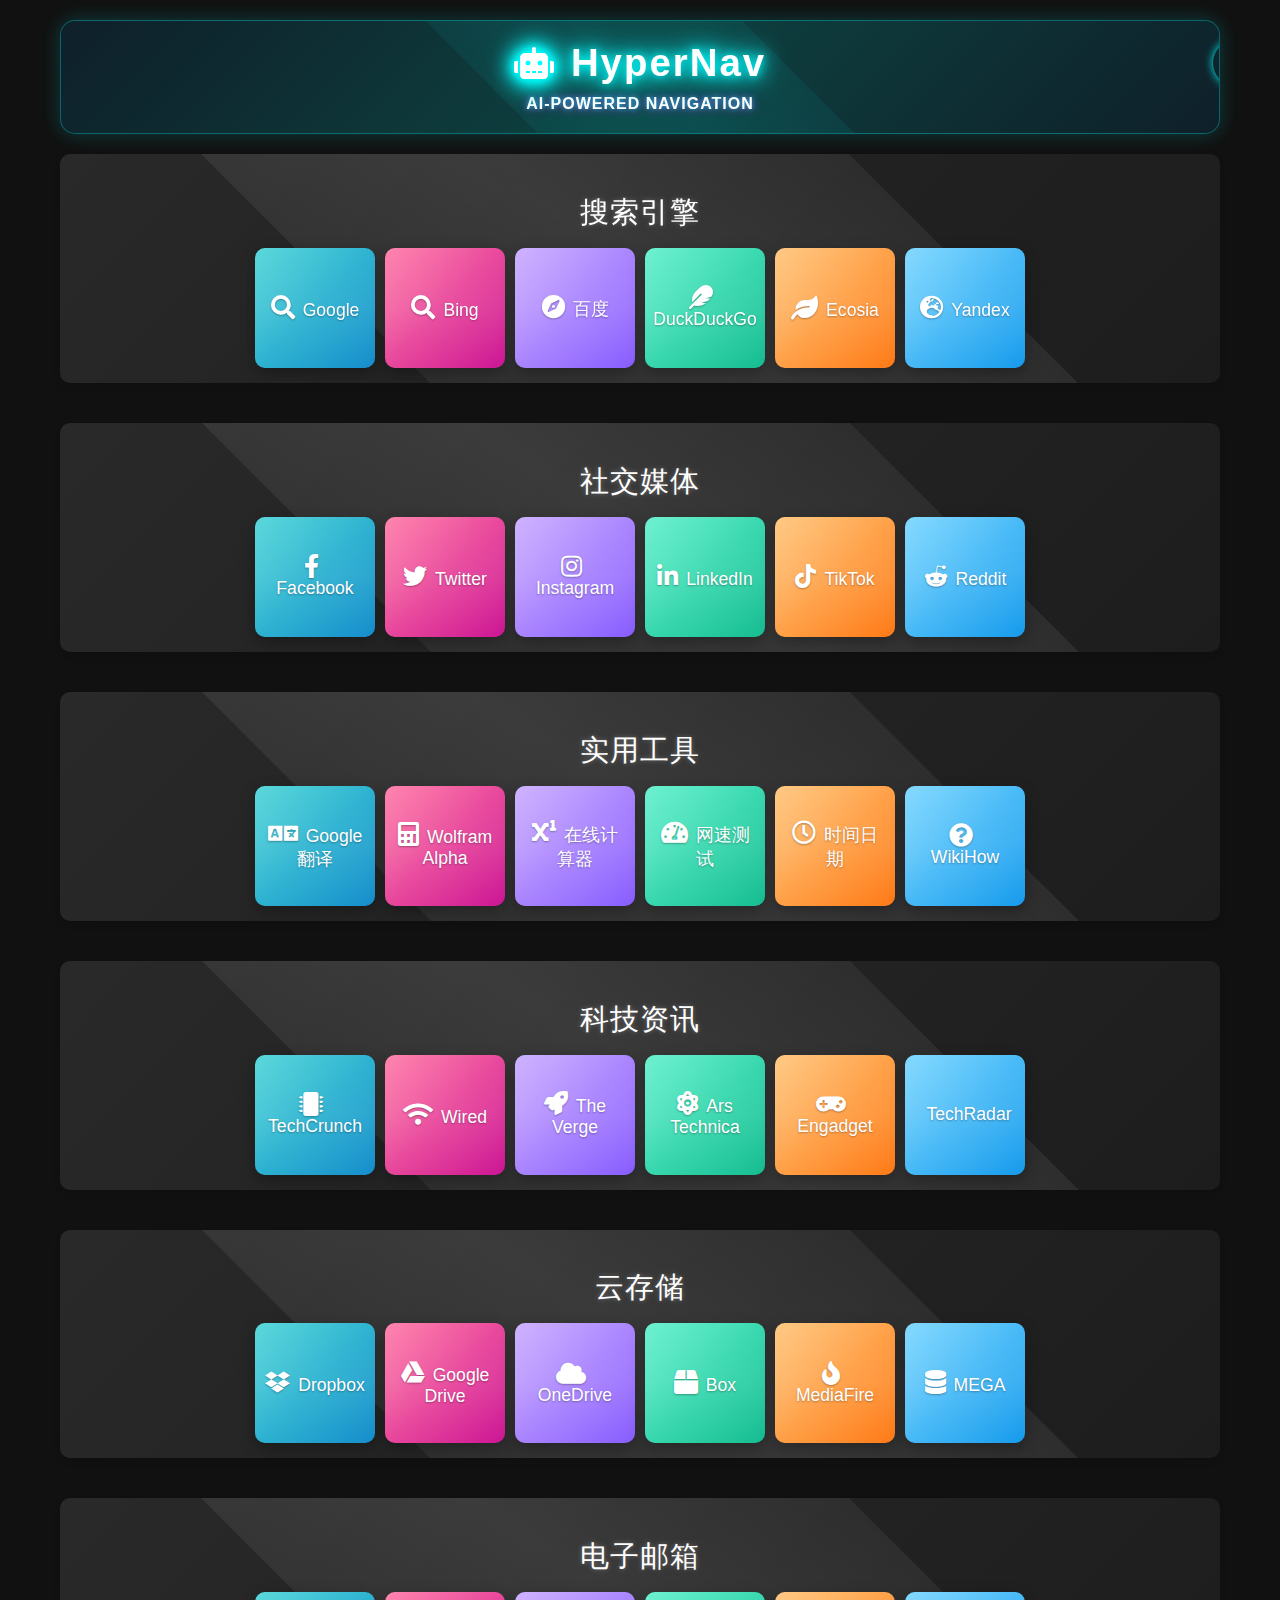
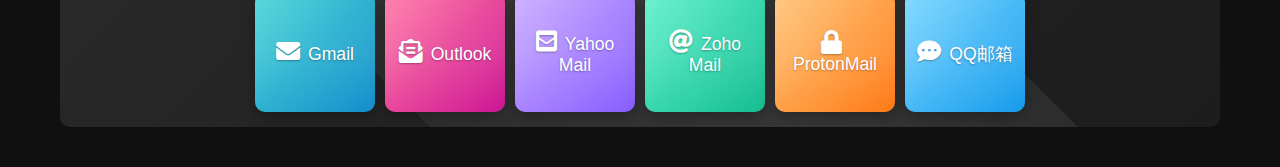
<file: dOBBCdBtqfRVGKLT5.html>
<html><head><base href="https://hypernav.tech" /><title>HyperNav - Your AI-Powered Navigation Hub</title><style>
  :root {
    --background-color: #111111;
    --text-color: #ffffff;
    --tile-size: 120px;
    --gap-size: 10px;
    --accent-color: #00a2ff;
    --ai-glow: #00ffff;
    --ai-accent1: #00ffff;
    --ai-accent2: #ff00ff;
  }
  
  body, html {
    margin: 0;
    padding: 0;
    font-family: 'Segoe UI', 'Roboto', sans-serif;
    background-color: var(--background-color);
    color: var(--text-color);
    min-height: 100vh;
    overflow-x: hidden;
  }
  
  .container {
    display: flex;
    flex-direction: column;
    padding: 20px;
    box-sizing: border-box;
    max-width: 1200px;
    margin: 0 auto;
  }
  
  .logo-container {
    background: linear-gradient(135deg, 
      rgba(0,162,255,0.1), 
      rgba(0,255,255,0.2), 
      rgba(0,162,255,0.1)
    );
    padding: 20px;
    border-radius: 15px;
    margin-bottom: 20px;
    box-shadow: 0 0 20px rgba(0,255,255,0.2);
    position: relative;
    overflow: hidden;
    backdrop-filter: blur(10px);
    -webkit-backdrop-filter: blur(10px);
    border: 1px solid rgba(0,255,255,0.3);
  }
  
  .logo-container::before {
    content: '';
    position: absolute;
    top: -50%;
    left: -50%;
    right: -50%;
    bottom: -50%;
    background: linear-gradient(to bottom right, rgba(255,255,255,0), rgba(0,255,255,0.1) 50%, rgba(255,255,255,0) 100%);
    transform: rotate(45deg);
    animation: shimmer 5s infinite linear;
  }
  
  @keyframes shimmer {
    0% { transform: translateX(-100%) rotate(45deg); }
    100% { transform: translateX(100%) rotate(45deg); }
  }
  
  .logo {
    font-size: 2.4rem;
    font-weight: 600;
    color: var(--text-color);
    letter-spacing: 2px;
    text-shadow: 0 0 10px var(--ai-glow), 0 0 20px var(--ai-glow), 0 0 30px var(--ai-glow);
    text-align: center;
    margin: 0;
    position: relative;
    z-index: 1;
    display: flex;
    align-items: center;
    justify-content: center;
  }

  .logo::before {
    content: '\f544'; /* Font Awesome brain icon */
    font-family: "Font Awesome 5 Free";
    font-weight: 900;
    font-size: 2rem;
    margin-right: 15px;
    filter: drop-shadow(0 0 5px var(--ai-glow));
  }

  .logo::after {
    content: '';
    position: absolute;
    width: 40px;
    height: 40px;
    border: 3px solid var(--ai-glow);
    border-left: 3px solid transparent;
    border-radius: 50%;
    animation: rotate 2s linear infinite;
    right: -60px;
    top: 50%;
    transform: translateY(-50%);
    box-shadow: 0 0 10px var(--ai-glow);
  }

  @keyframes rotate {
    0% { transform: translateY(-50%) rotate(0deg); }
    100% { transform: translateY(-50%) rotate(360deg); }
  }

  .ai-subtitle {
    font-size: 1rem;
    text-align: center;
    margin-top: 10px;
    letter-spacing: 1px;
    text-transform: uppercase;
    color: #ffffff;
    position: relative;
    font-weight: 600;
    text-shadow: 0 0 5px rgba(0, 255, 255, 0.7), 0 0 10px rgba(255, 0, 255, 0.7);
  }

  @keyframes pulse {
    0%, 100% { opacity: 1; }
    50% { opacity: 0.9; }
  }
  
  .categories-container {
    display: flex;
    flex-wrap: wrap;
    gap: 20px;
    justify-content: center;
  }
  
  .category {
    width: 100%;
    margin-bottom: 20px;
    background: linear-gradient(135deg, rgba(255,255,255,0.1), rgba(255,255,255,0.05));
    border-radius: 10px;
    padding: 15px;
    box-shadow: 0 4px 6px rgba(0,0,0,0.1);
    position: relative;
    overflow: hidden;
  }
  
  .category::before {
    content: '';
    position: absolute;
    top: -50%;
    left: -50%;
    right: -50%;
    bottom: -50%;
    background: linear-gradient(to bottom right, rgba(255,255,255,0), rgba(255,255,255,0.1) 50%, rgba(255,255,255,0) 100%);
    transform: rotate(45deg);
    animation: categoryShimmer 5s infinite linear;
    z-index: 1;
  }
  
  @keyframes categoryShimmer {
    0% { transform: translateX(-100%) rotate(45deg); }
    100% { transform: translateX(100%) rotate(45deg); }
  }
  
  .category-title {
    font-size: 1.8rem;
    font-weight: 300;
    margin-bottom: 15px;
    color: var(--text-color);
    letter-spacing: 1px;
    text-shadow: 0 0 5px rgba(255,255,255,0.3);
    text-align: center;
    position: relative;
    z-index: 2;
  }
  
  .nav-grid {
    display: flex;
    flex-wrap: wrap;
    gap: var(--gap-size);
    justify-content: center;
    position: relative;
    z-index: 2;
  }
  
  .nav-item {
    width: var(--tile-size);
    height: var(--tile-size);
    display: flex;
    align-items: center;
    justify-content: center;
    text-decoration: none;
    color: var(--text-color);
    font-size: 1.1rem;
    font-weight: 400;
    text-align: center;
    padding: 10px;
    box-sizing: border-box;
    transition: all 0.3s cubic-bezier(0.25, 0.8, 0.25, 1);
    position: relative;
    overflow: hidden;
    border-radius: 10px;
    box-shadow: 0 5px 15px rgba(0,0,0,0.3);
    transform-origin: center;
  }
  
  .nav-item:hover, .nav-item:focus {
    transform: scale(1.1);
    box-shadow: 0 10px 20px rgba(0,0,0,0.4);
    z-index: 10;
    outline: none;
  }
  
  .nav-item:active {
    transform: scale(0.95);
    box-shadow: 0 2px 10px rgba(0,0,0,0.2);
  }
  
  .nav-item span {
    z-index: 2;
    text-shadow: 0 1px 2px rgba(0,0,0,0.3);
    font-weight: 500;
    transition: all 0.3s ease;
  }
  
  .nav-item:hover span, .nav-item:focus span {
    transform: scale(1.1);
  }
  
  .nav-item::before {
    content: '';
    position: absolute;
    top: 0;
    left: 0;
    right: 0;
    bottom: 0;
    background: linear-gradient(135deg, rgba(255,255,255,0.3) 0%, rgba(255,255,255,0.1) 50%, rgba(255,255,255,0) 100%);
    z-index: 1;
    transition: all 0.3s ease;
  }

  .nav-item::after {
    content: '';
    position: absolute;
    top: -50%;
    left: -50%;
    right: -50%;
    bottom: -50%;
    background: linear-gradient(to bottom right, rgba(255,255,255,0), rgba(255,255,255,0.13) 50%, rgba(255,255,255,0) 100%);
    transform: rotate(45deg);
    transition: all 0.3s ease;
    z-index: 1;
  }

  .nav-item:hover::after, .nav-item:focus::after {
    transform: rotate(45deg) translate(50%, 50%);
  }

  /* Color assignments for tiles with gradients */
  .nav-item:nth-child(6n+1) { background: linear-gradient(135deg, #00c2c7, #0082c7); }
  .nav-item:nth-child(6n+2) { background: linear-gradient(135deg, #ff4081, #c7008b); }
  .nav-item:nth-child(6n+3) { background: linear-gradient(135deg, #b388ff, #7c4dff); }
  .nav-item:nth-child(6n+4) { background: linear-gradient(135deg, #1de9b6, #00b686); }
  .nav-item:nth-child(6n+5) { background: linear-gradient(135deg, #ffab40, #ff6d00); }
  .nav-item:nth-child(6n) { background: linear-gradient(135deg, #40c4ff, #0091ea); }

  /* New styles for rotating icons */
  .nav-item-icon {
    font-size: 1.5rem;
    margin-right: 8px;
    display: inline-block;
    transition: transform 0.3s ease;
  }

  .nav-item:hover .nav-item-icon, .nav-item:focus .nav-item-icon {
    animation: iconBounce 0.5s infinite alternate;
  }

  @keyframes iconBounce {
    0% { transform: translateY(0) rotate(0deg); }
    100% { transform: translateY(-10px) rotate(10deg); }
  }

  @media (max-width: 1024px) {
    :root {
      --tile-size: 110px;
      --gap-size: 8px;
    }
    
    .logo {
      font-size: 2.2rem;
    }
    
    .category-title {
      font-size: 1.6rem;
    }
  }

  @media (max-width: 768px) {
    :root {
      --tile-size: 100px;
      --gap-size: 8px;
    }
    
    .logo {
      font-size: 2rem;
    }
    
    .category-title {
      font-size: 1.4rem;
    }

    .container {
      padding: 15px;
    }
  }

  @media (max-width: 480px) {
    :root {
      --tile-size: 80px;
      --gap-size: 6px;
    }
    
    .logo {
      font-size: 1.8rem;
    }
    
    .category-title {
      font-size: 1.2rem;
    }
    
    .nav-item {
      font-size: 0.9rem;
    }

    .container {
      padding: 10px;
    }
  }

  @media (max-width: 320px) {
    :root {
      --tile-size: 70px;
      --gap-size: 5px;
    }
    
    .logo {
      font-size: 1.6rem;
    }
    
    .category-title {
      font-size: 1.1rem;
    }
    
    .nav-item {
      font-size: 0.8rem;
    }
  }
</style>
<meta name="viewport" content="width=device-width, initial-scale=1.0">
<link rel="stylesheet" href="https://cdnjs.cloudflare.com/ajax/libs/font-awesome/5.15.3/css/all.min.css">
</head><body>
  <div class="container">
    <div class="logo-container">
      <h1 class="logo">HyperNav</h1>
      <div class="ai-subtitle">AI-Powered Navigation</div>
    </div>
    
    <div class="categories-container">
      <div class="category">
        <h2 class="category-title">搜索引擎</h2>
        <div class="nav-grid">
          <a href="https://www.google.com" class="nav-item"><span><i class="nav-item-icon fas fa-search"></i>Google</span></a>
          <a href="https://www.bing.com" class="nav-item"><span><i class="nav-item-icon fas fa-search"></i>Bing</span></a>
          <a href="https://www.baidu.com" class="nav-item"><span><i class="nav-item-icon fas fa-compass"></i>百度</span></a>
          <a href="https://duckduckgo.com" class="nav-item"><span><i class="nav-item-icon fas fa-feather"></i>DuckDuckGo</span></a>
          <a href="https://www.ecosia.org" class="nav-item"><span><i class="nav-item-icon fas fa-leaf"></i>Ecosia</span></a>
          <a href="https://yandex.com" class="nav-item"><span><i class="nav-item-icon fas fa-globe-europe"></i>Yandex</span></a>
        </div>
      </div>

      <div class="category">
        <h2 class="category-title">社交媒体</h2>
        <div class="nav-grid">
          <a href="https://www.facebook.com" class="nav-item"><span><i class="nav-item-icon fab fa-facebook-f"></i>Facebook</span></a>
          <a href="https://twitter.com" class="nav-item"><span><i class="nav-item-icon fab fa-twitter"></i>Twitter</span></a>
          <a href="https://www.instagram.com" class="nav-item"><span><i class="nav-item-icon fab fa-instagram"></i>Instagram</span></a>
          <a href="https://www.linkedin.com" class="nav-item"><span><i class="nav-item-icon fab fa-linkedin-in"></i>LinkedIn</span></a>
          <a href="https://www.tiktok.com" class="nav-item"><span><i class="nav-item-icon fab fa-tiktok"></i>TikTok</span></a>
          <a href="https://www.reddit.com" class="nav-item"><span><i class="nav-item-icon fab fa-reddit-alien"></i>Reddit</span></a>
        </div>
      </div>

      <div class="category">
        <h2 class="category-title">实用工具</h2>
        <div class="nav-grid">
          <a href="https://translate.google.com" class="nav-item"><span><i class="nav-item-icon fas fa-language"></i>Google翻译</span></a>
          <a href="https://www.wolframalpha.com" class="nav-item"><span><i class="nav-item-icon fas fa-calculator"></i>Wolfram Alpha</span></a>
          <a href="https://www.calculator.net" class="nav-item"><span><i class="nav-item-icon fas fa-superscript"></i>在线计算器</span></a>
          <a href="https://www.speedtest.net" class="nav-item"><span><i class="nav-item-icon fas fa-tachometer-alt"></i>网速测试</span></a>
          <a href="https://www.timeanddate.com" class="nav-item"><span><i class="nav-item-icon far fa-clock"></i>时间日期</span></a>
          <a href="https://www.wikihow.com" class="nav-item"><span><i class="nav-item-icon fas fa-question-circle"></i>WikiHow</span></a>
        </div>
      </div>

      <div class="category">
        <h2 class="category-title">科技资讯</h2>
        <div class="nav-grid">
          <a href="https://www.techcrunch.com" class="nav-item"><span><i class="nav-item-icon fas fa-microchip"></i>TechCrunch</span></a>
          <a href="https://www.wired.com" class="nav-item"><span><i class="nav-item-icon fas fa-wifi"></i>Wired</span></a>
          <a href="https://www.theverge.com" class="nav-item"><span><i class="nav-item-icon fas fa-rocket"></i>The Verge</span></a>
          <a href="https://arstechnica.com" class="nav-item"><span><i class="nav-item-icon fas fa-atom"></i>Ars Technica</span></a>
          <a href="https://www.engadget.com" class="nav-item"><span><i class="nav-item-icon fas fa-gamepad"></i>Engadget</span></a>
          <a href="https://techradar.com" class="nav-item"><span><i class="nav-item-icon fas fa-radar"></i>TechRadar</span></a>
        </div>
      </div>

      <div class="category">
        <h2 class="category-title">云存储</h2>
        <div class="nav-grid">
          <a href="https://www.dropbox.com" class="nav-item"><span><i class="nav-item-icon fab fa-dropbox"></i>Dropbox</span></a>
          <a href="https://drive.google.com" class="nav-item"><span><i class="nav-item-icon fab fa-google-drive"></i>Google Drive</span></a>
          <a href="https://onedrive.live.com" class="nav-item"><span><i class="nav-item-icon fas fa-cloud"></i>OneDrive</span></a>
          <a href="https://www.box.com" class="nav-item"><span><i class="nav-item-icon fas fa-box"></i>Box</span></a>
          <a href="https://www.mediafire.com" class="nav-item"><span><i class="nav-item-icon fas fa-fire"></i>MediaFire</span></a>
          <a href="https://mega.nz" class="nav-item"><span><i class="nav-item-icon fas fa-database"></i>MEGA</span></a>
        </div>
      </div>

      <div class="category">
        <h2 class="category-title">电子邮箱</h2>
        <div class="nav-grid">
          <a href="https://mail.google.com" class="nav-item"><span><i class="nav-item-icon fas fa-envelope"></i>Gmail</span></a>
          <a href="https://outlook.live.com" class="nav-item"><span><i class="nav-item-icon fas fa-envelope-open-text"></i>Outlook</span></a>
          <a href="https://mail.yahoo.com" class="nav-item"><span><i class="nav-item-icon fas fa-envelope-square"></i>Yahoo Mail</span></a>
          <a href="https://www.zoho.com/mail" class="nav-item"><span><i class="nav-item-icon fas fa-at"></i>Zoho Mail</span></a>
          <a href="https://www.protonmail.com" class="nav-item"><span><i class="nav-item-icon fas fa-lock"></i>ProtonMail</span></a>
          <a href="https://mail.qq.com" class="nav-item"><span><i class="nav-item-icon fas fa-comment-dots"></i>QQ邮箱</span></a>
        </div>
      </div>
    </div>
  </div>
</body></html>
</file>
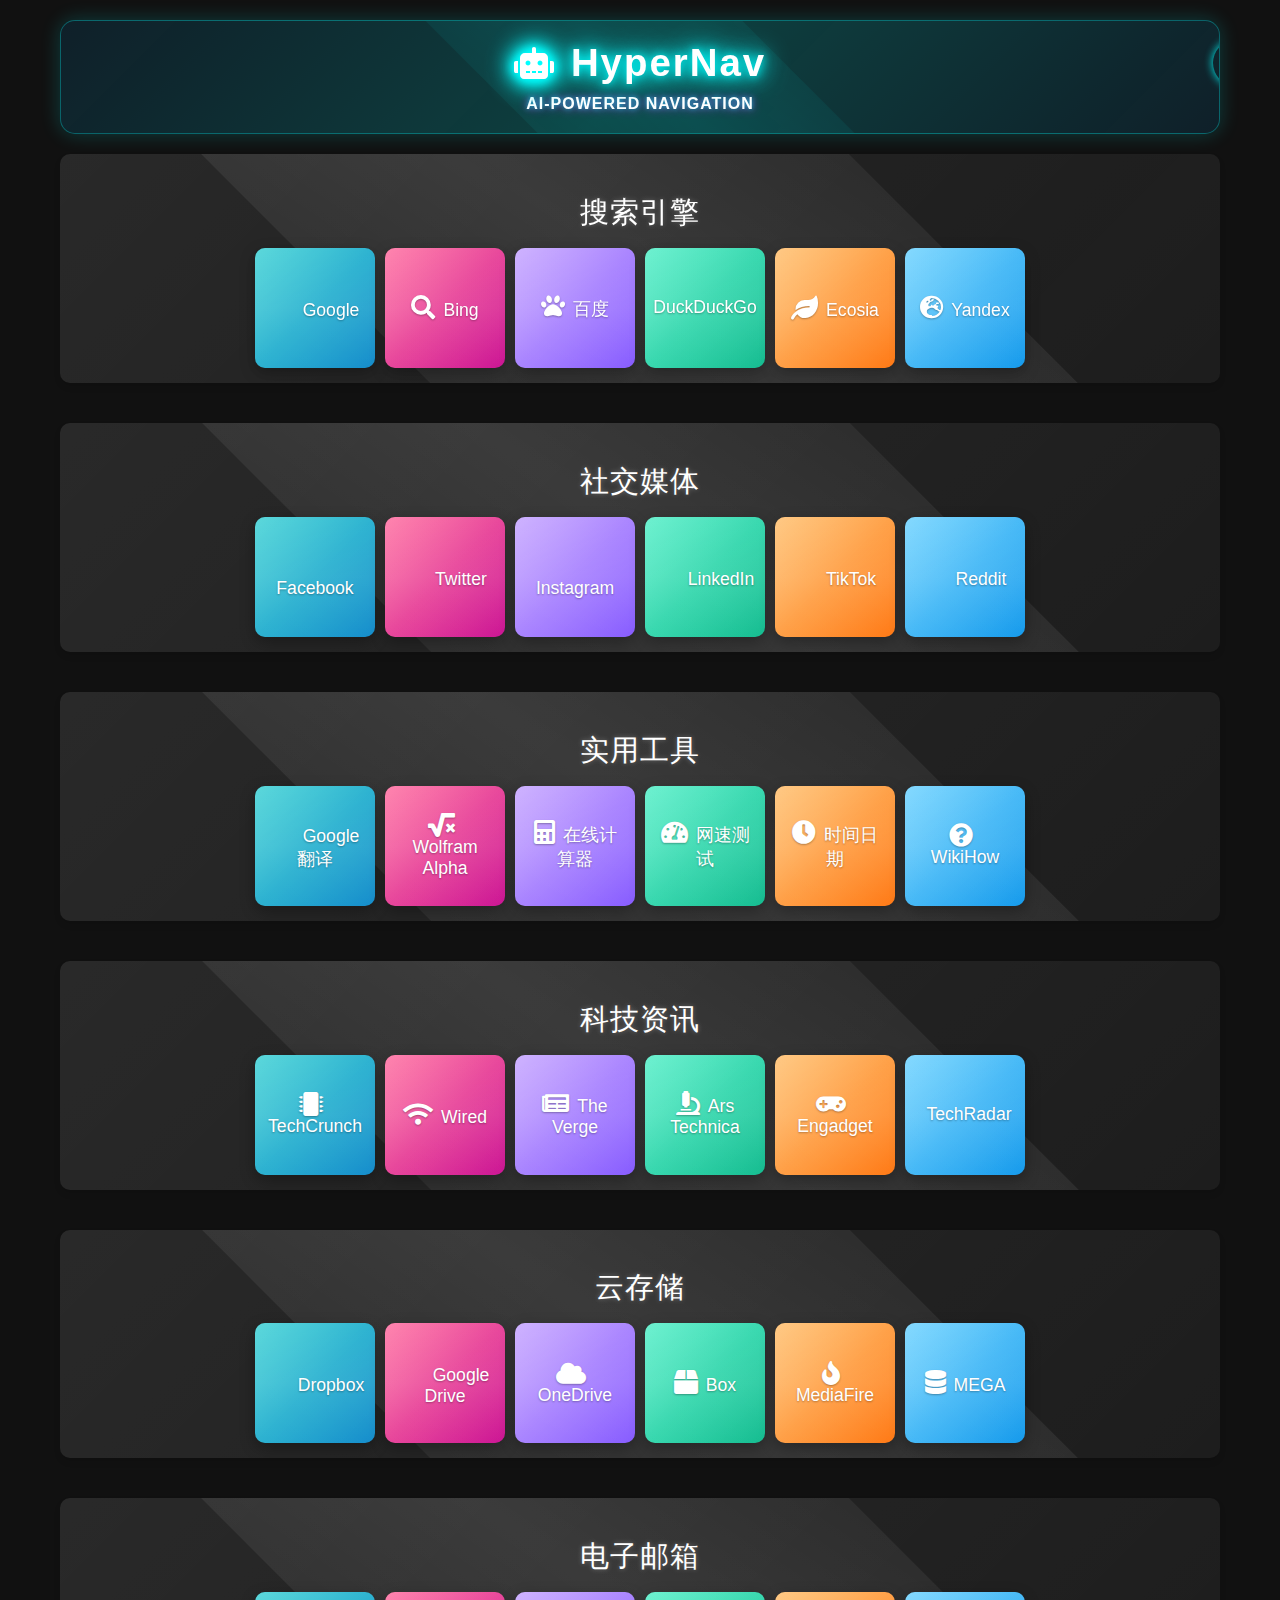
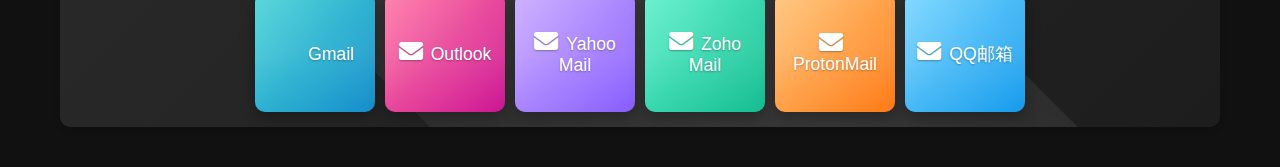
<file: fV5Jmyy8VVVvZV0cN.html>
<html><head><base href="https://hypernav.tech" /><title>HyperNav - Your AI-Powered Navigation Hub</title><style>
  :root {
    --background-color: #111111;
    --text-color: #ffffff;
    --tile-size: 120px;
    --gap-size: 10px;
    --accent-color: #00a2ff;
    --ai-glow: #00ffff;
    --ai-accent1: #00ffff;
    --ai-accent2: #ff00ff;
  }
  
  body, html {
    margin: 0;
    padding: 0;
    font-family: 'Segoe UI', 'Roboto', sans-serif;
    background-color: var(--background-color);
    color: var(--text-color);
    min-height: 100vh;
    overflow-x: hidden;
  }
  
  .container {
    display: flex;
    flex-direction: column;
    padding: 20px;
    box-sizing: border-box;
    max-width: 1200px;
    margin: 0 auto;
  }
  
  .logo-container {
    background: linear-gradient(135deg, 
      rgba(0,162,255,0.1), 
      rgba(0,255,255,0.2), 
      rgba(0,162,255,0.1)
    );
    padding: 20px;
    border-radius: 15px;
    margin-bottom: 20px;
    box-shadow: 0 0 20px rgba(0,255,255,0.2);
    position: relative;
    overflow: hidden;
    backdrop-filter: blur(10px);
    -webkit-backdrop-filter: blur(10px);
    border: 1px solid rgba(0,255,255,0.3);
  }
  
  .logo-container::before {
    content: '';
    position: absolute;
    top: -50%;
    left: -50%;
    right: -50%;
    bottom: -50%;
    background: linear-gradient(to bottom right, rgba(255,255,255,0), rgba(0,255,255,0.1) 50%, rgba(255,255,255,0) 100%);
    transform: rotate(45deg);
    animation: shimmer 5s infinite linear;
  }
  
  @keyframes shimmer {
    0% { transform: translateX(-100%) rotate(45deg); }
    100% { transform: translateX(100%) rotate(45deg); }
  }
  
  .logo {
    font-size: 2.4rem;
    font-weight: 600;
    color: var(--text-color);
    letter-spacing: 2px;
    text-shadow: 0 0 10px var(--ai-glow), 0 0 20px var(--ai-glow), 0 0 30px var(--ai-glow);
    text-align: center;
    margin: 0;
    position: relative;
    z-index: 1;
    display: flex;
    align-items: center;
    justify-content: center;
  }

  .logo::before {
    content: '\f544'; /* Font Awesome brain icon */
    font-family: "Font Awesome 5 Free";
    font-weight: 900;
    font-size: 2rem;
    margin-right: 15px;
    filter: drop-shadow(0 0 5px var(--ai-glow));
  }

  .logo::after {
    content: '';
    position: absolute;
    width: 40px;
    height: 40px;
    border: 3px solid var(--ai-glow);
    border-left: 3px solid transparent;
    border-radius: 50%;
    animation: rotate 2s linear infinite;
    right: -60px;
    top: 50%;
    transform: translateY(-50%);
    box-shadow: 0 0 10px var(--ai-glow);
  }

  @keyframes rotate {
    0% { transform: translateY(-50%) rotate(0deg); }
    100% { transform: translateY(-50%) rotate(360deg); }
  }

  .ai-subtitle {
    font-size: 1rem;
    text-align: center;
    margin-top: 10px;
    letter-spacing: 1px;
    text-transform: uppercase;
    color: #ffffff;
    position: relative;
    font-weight: 600;
    text-shadow: 0 0 5px rgba(0, 255, 255, 0.7), 0 0 10px rgba(255, 0, 255, 0.7);
  }

  @keyframes pulse {
    0%, 100% { opacity: 1; }
    50% { opacity: 0.9; }
  }
  
  .categories-container {
    display: flex;
    flex-wrap: wrap;
    gap: 20px;
    justify-content: center;
  }
  
  .category {
    width: 100%;
    margin-bottom: 20px;
    background: linear-gradient(135deg, rgba(255,255,255,0.1), rgba(255,255,255,0.05));
    border-radius: 10px;
    padding: 15px;
    box-shadow: 0 4px 6px rgba(0,0,0,0.1);
    position: relative;
    overflow: hidden;
  }
  
  .category::before {
    content: '';
    position: absolute;
    top: -50%;
    left: -50%;
    right: -50%;
    bottom: -50%;
    background: linear-gradient(to bottom right, rgba(255,255,255,0), rgba(255,255,255,0.1) 50%, rgba(255,255,255,0) 100%);
    transform: rotate(45deg);
    animation: categoryShimmer 5s infinite linear;
    z-index: 1;
  }
  
  @keyframes categoryShimmer {
    0% { transform: translateX(-100%) rotate(45deg); }
    100% { transform: translateX(100%) rotate(45deg); }
  }
  
  .category-title {
    font-size: 1.8rem;
    font-weight: 300;
    margin-bottom: 15px;
    color: var(--text-color);
    letter-spacing: 1px;
    text-shadow: 0 0 5px rgba(255,255,255,0.3);
    text-align: center;
    position: relative;
    z-index: 2;
  }
  
  .nav-grid {
    display: flex;
    flex-wrap: wrap;
    gap: var(--gap-size);
    justify-content: center;
    position: relative;
    z-index: 2;
  }
  
  .nav-item {
    width: var(--tile-size);
    height: var(--tile-size);
    display: flex;
    align-items: center;
    justify-content: center;
    text-decoration: none;
    color: var(--text-color);
    font-size: 1.1rem;
    font-weight: 400;
    text-align: center;
    padding: 10px;
    box-sizing: border-box;
    transition: all 0.3s cubic-bezier(0.25, 0.8, 0.25, 1);
    position: relative;
    overflow: hidden;
    border-radius: 10px;
    box-shadow: 0 5px 15px rgba(0,0,0,0.3);
    transform-origin: center;
  }
  
  .nav-item:hover, .nav-item:focus {
    transform: scale(1.1);
    box-shadow: 0 10px 20px rgba(0,0,0,0.4);
    z-index: 10;
    outline: none;
  }
  
  .nav-item:active {
    transform: scale(0.95);
    box-shadow: 0 2px 10px rgba(0,0,0,0.2);
  }
  
  .nav-item span {
    z-index: 2;
    text-shadow: 0 1px 2px rgba(0,0,0,0.3);
    font-weight: 500;
    transition: all 0.3s ease;
  }
  
  .nav-item:hover span, .nav-item:focus span {
    transform: scale(1.1);
  }
  
  .nav-item::before {
    content: '';
    position: absolute;
    top: 0;
    left: 0;
    right: 0;
    bottom: 0;
    background: linear-gradient(135deg, rgba(255,255,255,0.3) 0%, rgba(255,255,255,0.1) 50%, rgba(255,255,255,0) 100%);
    z-index: 1;
    transition: all 0.3s ease;
  }

  .nav-item::after {
    content: '';
    position: absolute;
    top: -50%;
    left: -50%;
    right: -50%;
    bottom: -50%;
    background: linear-gradient(to bottom right, rgba(255,255,255,0), rgba(255,255,255,0.13) 50%, rgba(255,255,255,0) 100%);
    transform: rotate(45deg);
    transition: all 0.3s ease;
    z-index: 1;
  }

  .nav-item:hover::after, .nav-item:focus::after {
    transform: rotate(45deg) translate(50%, 50%);
  }

  /* Color assignments for tiles with gradients */
  .nav-item:nth-child(6n+1) { background: linear-gradient(135deg, #00c2c7, #0082c7); }
  .nav-item:nth-child(6n+2) { background: linear-gradient(135deg, #ff4081, #c7008b); }
  .nav-item:nth-child(6n+3) { background: linear-gradient(135deg, #b388ff, #7c4dff); }
  .nav-item:nth-child(6n+4) { background: linear-gradient(135deg, #1de9b6, #00b686); }
  .nav-item:nth-child(6n+5) { background: linear-gradient(135deg, #ffab40, #ff6d00); }
  .nav-item:nth-child(6n) { background: linear-gradient(135deg, #40c4ff, #0091ea); }

  /* New styles for rotating icons */
  .nav-item-icon {
    font-size: 1.5rem;
    margin-right: 8px;
    display: inline-block;
    transition: transform 0.3s ease;
  }

  .nav-item:hover .nav-item-icon, .nav-item:focus .nav-item-icon {
    animation: iconBounce 0.5s infinite alternate;
  }

  @keyframes iconBounce {
    0% { transform: translateY(0) rotate(0deg); }
    100% { transform: translateY(-10px) rotate(10deg); }
  }

  @media (max-width: 1024px) {
    :root {
      --tile-size: 110px;
      --gap-size: 8px;
    }
    
    .logo {
      font-size: 2.2rem;
    }
    
    .category-title {
      font-size: 1.6rem;
    }
  }

  @media (max-width: 768px) {
    :root {
      --tile-size: 100px;
      --gap-size: 8px;
    }
    
    .logo {
      font-size: 2rem;
    }
    
    .category-title {
      font-size: 1.4rem;
    }

    .container {
      padding: 15px;
    }
  }

  @media (max-width: 480px) {
    :root {
      --tile-size: 80px;
      --gap-size: 6px;
    }
    
    .logo {
      font-size: 1.8rem;
    }
    
    .category-title {
      font-size: 1.2rem;
    }
    
    .nav-item {
      font-size: 0.9rem;
    }

    .container {
      padding: 10px;
    }
  }

  @media (max-width: 320px) {
    :root {
      --tile-size: 70px;
      --gap-size: 5px;
    }
    
    .logo {
      font-size: 1.6rem;
    }
    
    .category-title {
      font-size: 1.1rem;
    }
    
    .nav-item {
      font-size: 0.8rem;
    }
  }
</style>
<meta name="viewport" content="width=device-width, initial-scale=1.0">
<link rel="stylesheet" href="https://cdnjs.cloudflare.com/ajax/libs/font-awesome/5.15.3/css/all.min.css">
<script>
document.addEventListener('DOMContentLoaded', function() {
  const navItems = document.querySelectorAll('.nav-item');
  const generalIcons = [
    'fa-globe', 'fa-link', 'fa-external-link-alt', 'fa-star', 'fa-bookmark',
    'fa-thumbs-up', 'fa-heart', 'fa-check', 'fa-arrow-right', 'fa-bolt',
    'fa-lightbulb', 'fa-magic', 'fa-rocket', 'fa-puzzle-piece', 'fa-gift',
    'fa-atom', 'fa-compass', 'fa-gem', 'fa-cube', 'fa-brain'
  ];
  
  navItems.forEach(item => {
    const link = item.getAttribute('href');
    const text = item.querySelector('span').textContent;
    let icon = '';

    // 自动匹配图标
    if (link.includes('google')) icon = 'fab fa-google';
    else if (link.includes('bing')) icon = 'fa-search';
    else if (link.includes('baidu')) icon = 'fa-paw';
    else if (link.includes('duckduckgo')) icon = 'fa-duck';
    else if (link.includes('ecosia')) icon = 'fa-leaf';
    else if (link.includes('yandex')) icon = 'fa-globe-europe';
    else if (link.includes('facebook')) icon = 'fab fa-facebook-f';
    else if (link.includes('twitter')) icon = 'fab fa-twitter';
    else if (link.includes('instagram')) icon = 'fab fa-instagram';
    else if (link.includes('linkedin')) icon = 'fab fa-linkedin-in';
    else if (link.includes('tiktok')) icon = 'fab fa-tiktok';
    else if (link.includes('reddit')) icon = 'fab fa-reddit-alien';
    else if (link.includes('translate')) icon = 'fa-language';
    else if (link.includes('wolframalpha')) icon = 'fa-square-root-alt';
    else if (link.includes('calculator')) icon = 'fa-calculator';
    else if (link.includes('speedtest')) icon = 'fa-tachometer-alt';
    else if (link.includes('time')) icon = 'fa-clock';
    else if (link.includes('wikihow')) icon = 'fa-question-circle';
    else if (link.includes('techcrunch')) icon = 'fa-microchip';
    else if (link.includes('wired')) icon = 'fa-wifi';
    else if (link.includes('verge')) icon = 'fa-newspaper';
    else if (link.includes('arstechnica')) icon = 'fa-microscope';
    else if (link.includes('engadget')) icon = 'fa-gamepad';
    else if (link.includes('techradar')) icon = 'fa-radar';
    else if (link.includes('dropbox')) icon = 'fab fa-dropbox';
    else if (link.includes('drive.google')) icon = 'fab fa-google-drive';
    else if (link.includes('onedrive')) icon = 'fa-cloud';
    else if (link.includes('box.com')) icon = 'fa-box';
    else if (link.includes('mediafire')) icon = 'fa-fire';
    else if (link.includes('mega')) icon = 'fa-database';
    else if (link.includes('mail') || link.includes('outlook') || text.toLowerCase().includes('邮箱')) icon = 'fa-envelope';
    else if (link.includes('zoho')) icon = 'fa-at';
    else if (link.includes('protonmail')) icon = 'fa-shield-alt';
    else {
      // 如果没有匹配到特定图标，随机选择一个通用图标
      icon = generalIcons[Math.floor(Math.random() * generalIcons.length)];
    }
    
    const iconElement = document.createElement('i');
    iconElement.className = `nav-item-icon fas ${icon}`;
    item.querySelector('span').prepend(iconElement);
  });
});
</script>
</head><body>
  <div class="container">
    <div class="logo-container">
      <h1 class="logo">HyperNav</h1>
      <div class="ai-subtitle">AI-Powered Navigation</div>
    </div>
    
    <div class="categories-container">
      <div class="category">
        <h2 class="category-title">搜索引擎</h2>
        <div class="nav-grid">
          <a href="https://www.google.com" class="nav-item"><span>Google</span></a>
          <a href="https://www.bing.com" class="nav-item"><span>Bing</span></a>
          <a href="https://www.baidu.com" class="nav-item"><span>百度</span></a>
          <a href="https://duckduckgo.com" class="nav-item"><span>DuckDuckGo</span></a>
          <a href="https://www.ecosia.org" class="nav-item"><span>Ecosia</span></a>
          <a href="https://yandex.com" class="nav-item"><span>Yandex</span></a>
        </div>
      </div>

      <div class="category">
        <h2 class="category-title">社交媒体</h2>
        <div class="nav-grid">
          <a href="https://www.facebook.com" class="nav-item"><span>Facebook</span></a>
          <a href="https://twitter.com" class="nav-item"><span>Twitter</span></a>
          <a href="https://www.instagram.com" class="nav-item"><span>Instagram</span></a>
          <a href="https://www.linkedin.com" class="nav-item"><span>LinkedIn</span></a>
          <a href="https://www.tiktok.com" class="nav-item"><span>TikTok</span></a>
          <a href="https://www.reddit.com" class="nav-item"><span>Reddit</span></a>
        </div>
      </div>

      <div class="category">
        <h2 class="category-title">实用工具</h2>
        <div class="nav-grid">
          <a href="https://translate.google.com" class="nav-item"><span>Google翻译</span></a>
          <a href="https://www.wolframalpha.com" class="nav-item"><span>Wolfram Alpha</span></a>
          <a href="https://www.calculator.net" class="nav-item"><span>在线计算器</span></a>
          <a href="https://www.speedtest.net" class="nav-item"><span>网速测试</span></a>
          <a href="https://www.timeanddate.com" class="nav-item"><span>时间日期</span></a>
          <a href="https://www.wikihow.com" class="nav-item"><span>WikiHow</span></a>
        </div>
      </div>

      <div class="category">
        <h2 class="category-title">科技资讯</h2>
        <div class="nav-grid">
          <a href="https://www.techcrunch.com" class="nav-item"><span>TechCrunch</span></a>
          <a href="https://www.wired.com" class="nav-item"><span>Wired</span></a>
          <a href="https://www.theverge.com" class="nav-item"><span>The Verge</span></a>
          <a href="https://arstechnica.com" class="nav-item"><span>Ars Technica</span></a>
          <a href="https://www.engadget.com" class="nav-item"><span>Engadget</span></a>
          <a href="https://techradar.com" class="nav-item"><span>TechRadar</span></a>
        </div>
      </div>

      <div class="category">
        <h2 class="category-title">云存储</h2>
        <div class="nav-grid">
          <a href="https://www.dropbox.com" class="nav-item"><span>Dropbox</span></a>
          <a href="https://drive.google.com" class="nav-item"><span>Google Drive</span></a>
          <a href="https://onedrive.live.com" class="nav-item"><span>OneDrive</span></a>
          <a href="https://www.box.com" class="nav-item"><span>Box</span></a>
          <a href="https://www.mediafire.com" class="nav-item"><span>MediaFire</span></a>
          <a href="https://mega.nz" class="nav-item"><span>MEGA</span></a>
        </div>
      </div>

      <div class="category">
        <h2 class="category-title">电子邮箱</h2>
        <div class="nav-grid">
          <a href="https://mail.google.com" class="nav-item"><span>Gmail</span></a>
          <a href="https://outlook.live.com" class="nav-item"><span>Outlook</span></a>
          <a href="https://mail.yahoo.com" class="nav-item"><span>Yahoo Mail</span></a>
          <a href="https://www.zoho.com/mail" class="nav-item"><span>Zoho Mail</span></a>
          <a href="https://www.protonmail.com" class="nav-item"><span>ProtonMail</span></a>
          <a href="https://mail.qq.com" class="nav-item"><span>QQ邮箱</span></a>
        </div>
      </div>
    </div>
  </div>
</body></html>
</file>
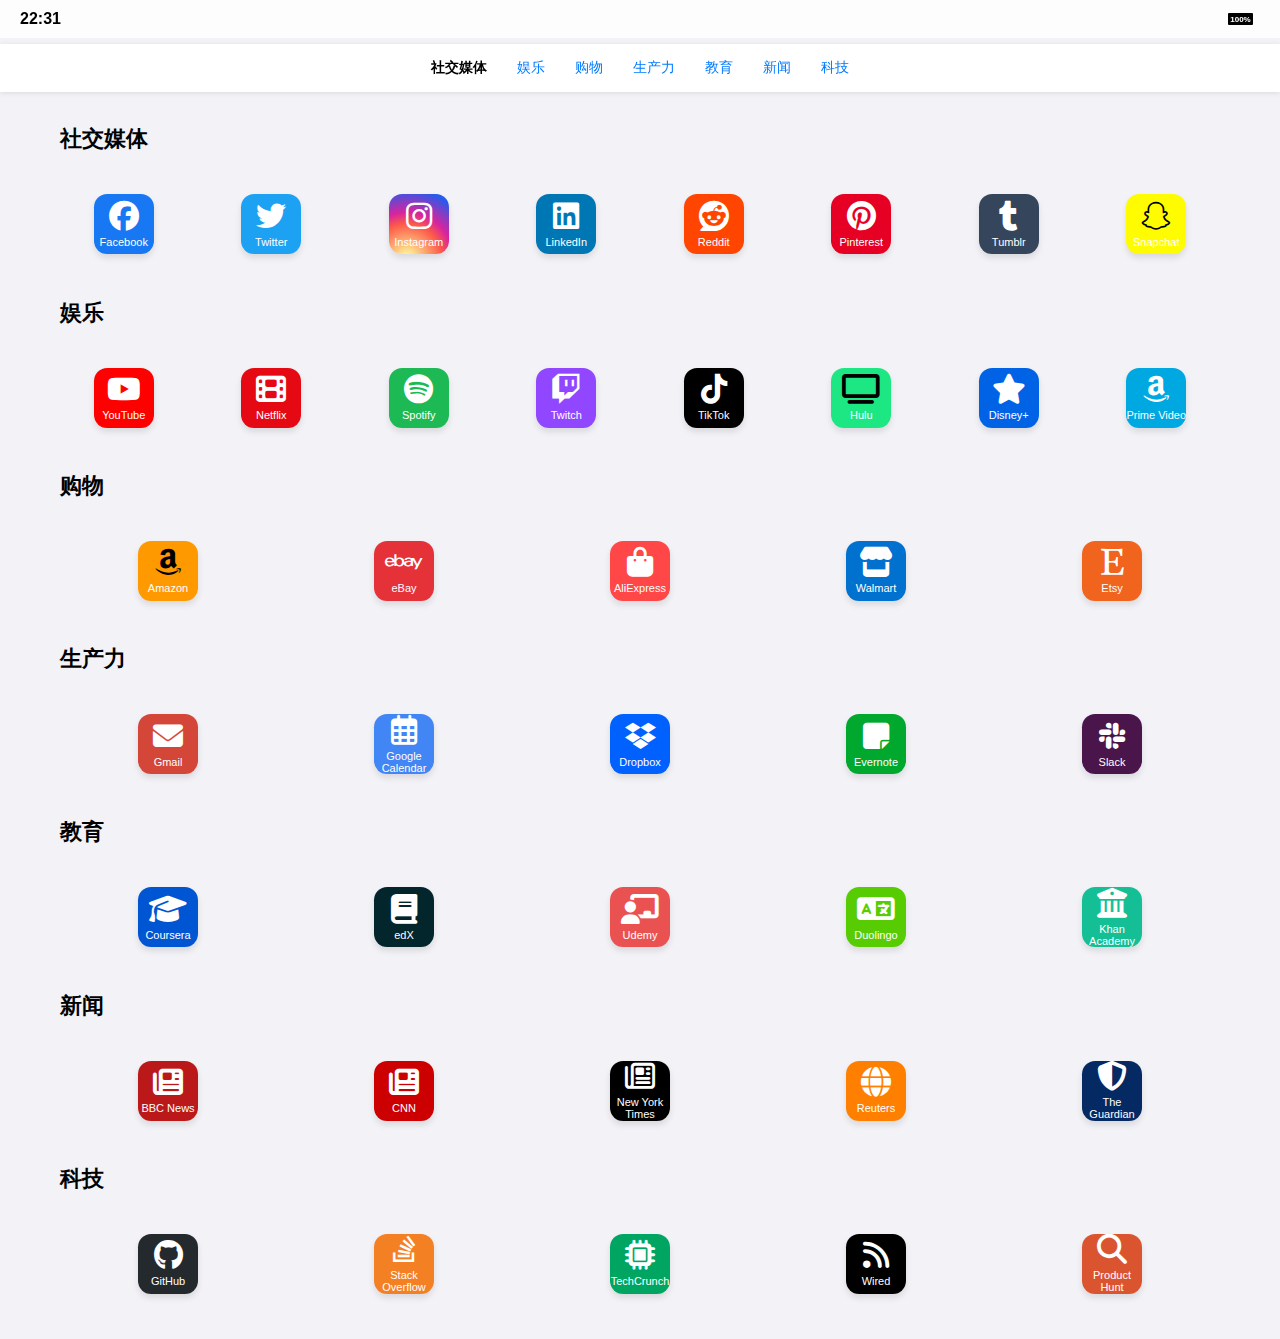
<file: ios.html>
<html><head><base href="https://appletvui.example.com/"><title>iOS 风格全球网站导航</title>
<meta name="viewport" content="width=device-width, initial-scale=1.0, maximum-scale=1.0, user-scalable=no">
<style>
:root {
  --app-icon-size: 60px;
  --app-icon-margin: 10px;
  --app-name-font-size: 11px;
}

body {
  background-color: #f2f2f7;
  color: #000;
  font-family: -apple-system, BlinkMacSystemFont, 'Segoe UI', Roboto, Oxygen, Ubuntu, Cantarell, 'Open Sans', 'Helvetica Neue', sans-serif;
  margin: 0;
  padding: 0;
  overflow-x: hidden;
  -webkit-font-smoothing: antialiased;
  -moz-osx-font-smoothing: grayscale;
  display: flex;
  flex-direction: column;
  align-items: center;
}

.container {
  padding: 20px;
  box-sizing: border-box;
  max-width: 1200px;
  width: 100%;
}

.app-icon {
  width: var(--app-icon-size);
  height: var(--app-icon-size);
  margin: var(--app-icon-margin);
  border-radius: 22%;
  overflow: hidden;
  transition: transform 0.3s ease;
  cursor: pointer;
  display: flex;
  flex-direction: column;
  justify-content: center;
  align-items: center;
  text-decoration: none;
  color: #fff;
  box-shadow: 0 4px 6px rgba(0,0,0,0.1);
}

.app-icon:hover, .app-icon:focus {
  transform: scale(1.05);
}

.top-bar {
  display: flex;
  justify-content: space-between;
  align-items: center;
  padding: 10px 20px;
  background-color: rgba(255, 255, 255, 0.8);
  backdrop-filter: blur(10px);
  -webkit-backdrop-filter: blur(10px);
  position: sticky;
  top: 0;
  z-index: 1000;
  width: 100%;
  box-sizing: border-box;
}

.time {
  font-size: 16px;
  font-weight: 600;
}

.battery {
  display: flex;
  align-items: center;
  font-size: 14px;
}

.battery-icon {
  width: 25px;
  height: 12px;
  background-color: rgba(255, 255, 255, 0.3);
  border-radius: 3px;
  display: inline-flex;
  align-items: center;
  justify-content: center;
  padding: 2px;
  margin-right: 5px;
  position: relative;
}

.battery-icon::before {
  content: '';
  position: absolute;
  top: 50%;
  right: -3px;
  transform: translateY(-50%);
  width: 2px;
  height: 4px;
  background-color: rgba(255, 255, 255, 0.3);
  border-radius: 0 1px 1px 0;
}

.battery-level {
  height: 100%;
  background-color: #000;
  border-radius: 1px;
  transition: width 0.3s ease;
  display: flex;
  align-items: center;
  justify-content: center;
  color: #fff;
  font-size: 8px;
  font-weight: bold;
}

.app-name {
  text-align: center;
  margin-top: 5px;
  font-size: var(--app-name-font-size);
  color: #fff;
}

.icon {
  font-size: calc(var(--app-icon-size) * 0.5);
}

.category-nav {
  display: flex;
  justify-content: center;
  overflow-x: auto;
  background-color: #fff;
  padding: 10px 0;
  position: sticky;
  top: 44px;
  z-index: 999;
  box-shadow: 0 1px 5px rgba(0,0,0,0.1);
  width: 100%;
}

.category-nav-container {
  display: flex;
  justify-content: center;
  max-width: 1200px;
  width: 100%;
}

.category-btn {
  background: none;
  border: none;
  color: #007aff;
  font-size: 14px;
  margin: 0 15px;
  padding: 5px 0;
  cursor: pointer;
  transition: all 0.3s ease;
  white-space: nowrap;
}

.category-btn.active {
  color: #000;
  font-weight: bold;
}

.category {
  padding-top: 20px;
  margin-top: -20px;
  width: 100%;
}

h2 {
  font-size: 22px;
  color: #000;
  margin-bottom: 15px;
  font-weight: 600;
}

.app-grid {
  display: grid;
  grid-template-columns: repeat(auto-fit, minmax(var(--app-icon-size), 1fr));
  gap: calc(var(--app-icon-margin) * 2);
  padding: 15px 0;
  justify-items: center;
}

@media (max-width: 768px) {
  :root {
    --app-icon-size: 50px;
    --app-icon-margin: 8px;
    --app-name-font-size: 10px;
  }
  
  .category-btn {
    font-size: 12px;
    margin: 0 10px;
  }
  
  h2 {
    font-size: 20px;
  }
  
  .top-bar {
    padding: 10px;
  }
  
  .container {
    padding: 10px;
  }
  
  .app-grid {
    grid-template-columns: repeat(4, 1fr);
  }
}

/* iPhone 14 specific styles */
@media only screen 
  and (device-width: 390px) 
  and (device-height: 844px) 
  and (-webkit-device-pixel-ratio: 3) {
  body {
    padding-top: env(safe-area-inset-top);
    padding-bottom: env(safe-area-inset-bottom);
  }
  
  .top-bar {
    padding-top: calc(env(safe-area-inset-top) + 10px);
  }
  
  .category-nav {
    top: calc(44px + env(safe-area-inset-top));
  }
  
  :root {
    --app-icon-size: 60px;
    --app-icon-margin: 10px;
    --app-name-font-size: 11px;
  }
  
  .app-grid {
    grid-template-columns: repeat(4, 1fr);
  }
  
  .container {
    padding: 20px 16px;
  }
  
  .category-btn {
    font-size: 14px;
  }
  
  h2 {
    font-size: 22px;
  }
}
</style>
<link rel="stylesheet" href="https://cdnjs.cloudflare.com/ajax/libs/font-awesome/6.4.0/css/all.min.css">
</head>
<body>
<div class="top-bar">
  <div class="time" id="current-time">12:00</div>
  <div class="battery">
    <div class="battery-icon">
      <div class="battery-level" id="battery-level">100%</div>
    </div>
  </div>
</div>

<div class="category-nav">
  <div class="category-nav-container">
    <button class="category-btn" data-category="social">社交媒体</button>
    <button class="category-btn" data-category="entertainment">娱乐</button>
    <button class="category-btn" data-category="shopping">购物</button>
    <button class="category-btn" data-category="productivity">生产力</button>
    <button class="category-btn" data-category="education">教育</button>
    <button class="category-btn" data-category="news">新闻</button>
    <button class="category-btn" data-category="tech">科技</button>
  </div>
</div>

<div class="container">
  <div class="category" id="social">
    <h2>社交媒体</h2>
    <div class="app-grid">
      <a href="https://www.facebook.com/" class="app-icon" style="background-color: #1877f2;">
        <i class="icon fab fa-facebook" style="color: #fff;"></i>
        <div class="app-name">Facebook</div>
      </a>
      <a href="https://twitter.com/" class="app-icon" style="background-color: #1da1f2;">
        <i class="icon fab fa-twitter" style="color: #fff;"></i>
        <div class="app-name">Twitter</div>
      </a>
      <a href="https://www.instagram.com/" class="app-icon" style="background: radial-gradient(circle at 30% 107%, #fdf497 0%, #fdf497 5%, #fd5949 45%,#d6249f 60%,#285AEB 90%);">
        <i class="icon fab fa-instagram" style="color: #fff;"></i>
        <div class="app-name">Instagram</div>
      </a>
      <a href="https://www.linkedin.com/" class="app-icon" style="background-color: #0077b5;">
        <i class="icon fab fa-linkedin" style="color: #fff;"></i>
        <div class="app-name">LinkedIn</div>
      </a>
      <a href="https://www.reddit.com/" class="app-icon" style="background-color: #ff4500;">
        <i class="icon fab fa-reddit" style="color: #fff;"></i>
        <div class="app-name">Reddit</div>
      </a>
      <a href="https://www.pinterest.com/" class="app-icon" style="background-color: #e60023;">
        <i class="icon fab fa-pinterest" style="color: #fff;"></i>
        <div class="app-name">Pinterest</div>
      </a>
      <a href="https://www.tumblr.com/" class="app-icon" style="background-color: #35465c;">
        <i class="icon fab fa-tumblr" style="color: #fff;"></i>
        <div class="app-name">Tumblr</div>
      </a>
      <a href="https://www.snapchat.com/" class="app-icon" style="background-color: #fffc00;">
        <i class="icon fab fa-snapchat" style="color: #000;"></i>
        <div class="app-name">Snapchat</div>
      </a>
    </div>
  </div>
  
  <div class="category" id="entertainment">
    <h2>娱乐</h2>
    <div class="app-grid">
      <a href="https://www.youtube.com/" class="app-icon" style="background-color: #ff0000;">
        <i class="icon fab fa-youtube" style="color: #fff;"></i>
        <div class="app-name">YouTube</div>
      </a>
      <a href="https://www.netflix.com/" class="app-icon" style="background-color: #e50914;">
        <i class="icon fas fa-film" style="color: #fff;"></i>
        <div class="app-name">Netflix</div>
      </a>
      <a href="https://www.spotify.com/" class="app-icon" style="background-color: #1db954;">
        <i class="icon fab fa-spotify" style="color: #fff;"></i>
        <div class="app-name">Spotify</div>
      </a>
      <a href="https://www.twitch.tv/" class="app-icon" style="background-color: #9146ff;">
        <i class="icon fab fa-twitch" style="color: #fff;"></i>
        <div class="app-name">Twitch</div>
      </a>
      <a href="https://www.tiktok.com/" class="app-icon" style="background-color: #000000;">
        <i class="icon fab fa-tiktok" style="color: #fff;"></i>
        <div class="app-name">TikTok</div>
      </a>
      <a href="https://www.hulu.com/" class="app-icon" style="background-color: #1ce783;">
        <i class="icon fas fa-tv" style="color: #000;"></i>
        <div class="app-name">Hulu</div>
      </a>
      <a href="https://www.disneyplus.com/" class="app-icon" style="background-color: #0063e5;">
        <i class="icon fas fa-star" style="color: #fff;"></i>
        <div class="app-name">Disney+</div>
      </a>
      <a href="https://www.primevideo.com/" class="app-icon" style="background-color: #00a8e1;">
        <i class="icon fab fa-amazon" style="color: #fff;"></i>
        <div class="app-name">Prime Video</div>
      </a>
    </div>
  </div>
  
  <div class="category" id="shopping">
    <h2>购物</h2>
    <div class="app-grid">
      <a href="https://www.amazon.com/" class="app-icon" style="background-color: #ff9900;">
        <i class="icon fab fa-amazon" style="color: #000;"></i>
        <div class="app-name">Amazon</div>
      </a>
      <a href="https://www.ebay.com/" class="app-icon" style="background-color: #e53238;">
        <i class="icon fab fa-ebay" style="color: #fff;"></i>
        <div class="app-name">eBay</div>
      </a>
      <a href="https://www.aliexpress.com/" class="app-icon" style="background-color: #ff4747;">
        <i class="icon fas fa-shopping-bag" style="color: #fff;"></i>
        <div class="app-name">AliExpress</div>
      </a>
      <a href="https://www.walmart.com/" class="app-icon" style="background-color: #0071ce;">
        <i class="icon fas fa-store" style="color: #fff;"></i>
        <div class="app-name">Walmart</div>
      </a>
      <a href="https://www.etsy.com/" class="app-icon" style="background-color: #f1641e;">
        <i class="icon fab fa-etsy" style="color: #fff;"></i>
        <div class="app-name">Etsy</div>
      </a>
    </div>
  </div>
  
  <div class="category" id="productivity">
    <h2>生产力</h2>
    <div class="app-grid">
      <a href="https://www.google.com/gmail/" class="app-icon" style="background-color: #d44638;">
        <i class="icon fas fa-envelope" style="color: #fff;"></i>
        <div class="app-name">Gmail</div>
      </a>
      <a href="https://calendar.google.com/" class="app-icon" style="background-color: #4285f4;">
        <i class="icon far fa-calendar-alt" style="color: #fff;"></i>
        <div class="app-name">Google Calendar</div>
      </a>
      <a href="https://www.dropbox.com/" class="app-icon" style="background-color: #0061ff;">
        <i class="icon fab fa-dropbox" style="color: #fff;"></i>
        <div class="app-name">Dropbox</div>
      </a>
      <a href="https://evernote.com/" class="app-icon" style="background-color: #00a82d;">
        <i class="icon fas fa-sticky-note" style="color: #fff;"></i>
        <div class="app-name">Evernote</div>
      </a>
      <a href="https://slack.com/" class="app-icon" style="background-color: #4a154b;">
        <i class="icon fab fa-slack" style="color: #fff;"></i>
        <div class="app-name">Slack</div>
      </a>
    </div>
  </div>
  
  <div class="category" id="education">
    <h2>教育</h2>
    <div class="app-grid">
      <a href="https://www.coursera.org/" class="app-icon" style="background-color: #0056D2;">
        <i class="icon fas fa-graduation-cap" style="color: #fff;"></i>
        <div class="app-name">Coursera</div>
      </a>
      <a href="https://www.edx.org/" class="app-icon" style="background-color: #02262B;">
        <i class="icon fas fa-book" style="color: #fff;"></i>
        <div class="app-name">edX</div>
      </a>
      <a href="https://www.udemy.com/" class="app-icon" style="background-color: #EA5252;">
        <i class="icon fas fa-chalkboard-teacher" style="color: #fff;"></i>
        <div class="app-name">Udemy</div>
      </a>
      <a href="https://www.duolingo.com/" class="app-icon" style="background-color: #58CC02;">
        <i class="icon fas fa-language" style="color: #fff;"></i>
        <div class="app-name">Duolingo</div>
      </a>
      <a href="https://www.khanacademy.org/" class="app-icon" style="background-color: #14BF96;">
        <i class="icon fas fa-university" style="color: #fff;"></i>
        <div class="app-name">Khan Academy</div>
      </a>
    </div>
  </div>
  
  <div class="category" id="news">
    <h2>新闻</h2>
    <div class="app-grid">
      <a href="https://www.bbc.com/news" class="app-icon" style="background-color: #bb1919;">
        <i class="icon fas fa-newspaper" style="color: #fff;"></i>
        <div class="app-name">BBC News</div>
      </a>
      <a href="https://www.cnn.com/" class="app-icon" style="background-color: #cc0000;">
        <i class="icon fas fa-newspaper" style="color: #fff;"></i>
        <div class="app-name">CNN</div>
      </a>
      <a href="https://www.nytimes.com/" class="app-icon" style="background-color: #000000;">
        <i class="icon far fa-newspaper" style="color: #fff;"></i>
        <div class="app-name">New York Times</div>
      </a>
      <a href="https://www.reuters.com/" class="app-icon" style="background-color: #ff8000;">
        <i class="icon fas fa-globe" style="color: #fff;"></i>
        <div class="app-name">Reuters</div>
      </a>
      <a href="https://www.theguardian.com/" class="app-icon" style="background-color: #052962;">
        <i class="icon fas fa-shield-alt" style="color: #fff;"></i>
        <div class="app-name">The Guardian</div>
      </a>
    </div>
  </div>
  
  <div class="category" id="tech">
    <h2>科技</h2>
    <div class="app-grid">
      <a href="https://www.github.com/" class="app-icon" style="background-color: #24292e;">
        <i class="icon fab fa-github" style="color: #fff;"></i>
        <div class="app-name">GitHub</div>
      </a>
      <a href="https://stackoverflow.com/" class="app-icon" style="background-color: #f48024;">
        <i class="icon fab fa-stack-overflow" style="color: #fff;"></i>
        <div class="app-name">Stack Overflow</div>
      </a>
      <a href="https://www.techcrunch.com/" class="app-icon" style="background-color: #00a562;">
        <i class="icon fas fa-microchip" style="color: #fff;"></i>
        <div class="app-name">TechCrunch</div>
      </a>
      <a href="https://www.wired.com/" class="app-icon" style="background-color: #000000;">
        <i class="icon fas fa-rss" style="color: #fff;"></i>
        <div class="app-name">Wired</div>
      </a>
      <a href="https://www.producthunt.com/" class="app-icon" style="background-color: #da552f;">
        <i class="icon fas fa-search" style="color: #fff;"></i>
        <div class="app-name">Product Hunt</div>
      </a>
    </div>
  </div>
</div>

<script>
function updateTime() {
  const now = new Date();
  const hours = now.getHours().toString().padStart(2, '0');
  const minutes = now.getMinutes().toString().padStart(2, '0');
  document.getElementById('current-time').textContent = `${hours}:${minutes}`;
}

function updateBattery() {
  if ('getBattery' in navigator) {
    navigator.getBattery().then(function(battery) {
      function updateBatteryStatus() {
        const level = Math.round(battery.level * 100);
        const batteryLevel = document.getElementById('battery-level');
        batteryLevel.style.width = level + '%';
        batteryLevel.textContent = level + '%';
        
        if (level <= 20) {
          batteryLevel.style.backgroundColor = '#ff3b30';
        } else {
          batteryLevel.style.backgroundColor = '#000';
        }
      }
      
      updateBatteryStatus();
      battery.addEventListener('levelchange', updateBatteryStatus);
    });
  } else {
    document.querySelector('.battery').style.display = 'none';
  }
}

setInterval(updateTime, 1000);
updateTime();
updateBattery();

// Category navigation
const categoryButtons = document.querySelectorAll('.category-btn');
const categories = document.querySelectorAll('.category');

categoryButtons.forEach(button => {
  button.addEventListener('click', () => {
    const category = button.dataset.category;
    
    // Remove active class from all buttons
    categoryButtons.forEach(btn => btn.classList.remove('active'));
    
    // Add active class to clicked button
    button.classList.add('active');
    
    // Scroll to the corresponding category
    document.getElementById(category).scrollIntoView({
      behavior: 'smooth',
      block: 'start'
    });
  });
});

// Intersection Observer for highlighting active category
const observerOptions = {
  root: null,
  rootMargin: '-20% 0px -80% 0px',
  threshold: 0
};

const observer = new IntersectionObserver((entries) => {
  entries.forEach(entry => {
    if (entry.isIntersecting) {
      const categoryId = entry.target.id;
      categoryButtons.forEach(btn => {
        if (btn.dataset.category === categoryId) {
          btn.classList.add('active');
        } else {
          btn.classList.remove('active');
        }
      });
    }
  });
}, observerOptions);

categories.forEach(category => {
  observer.observe(category);
});
</script>
</body></html>
</file>
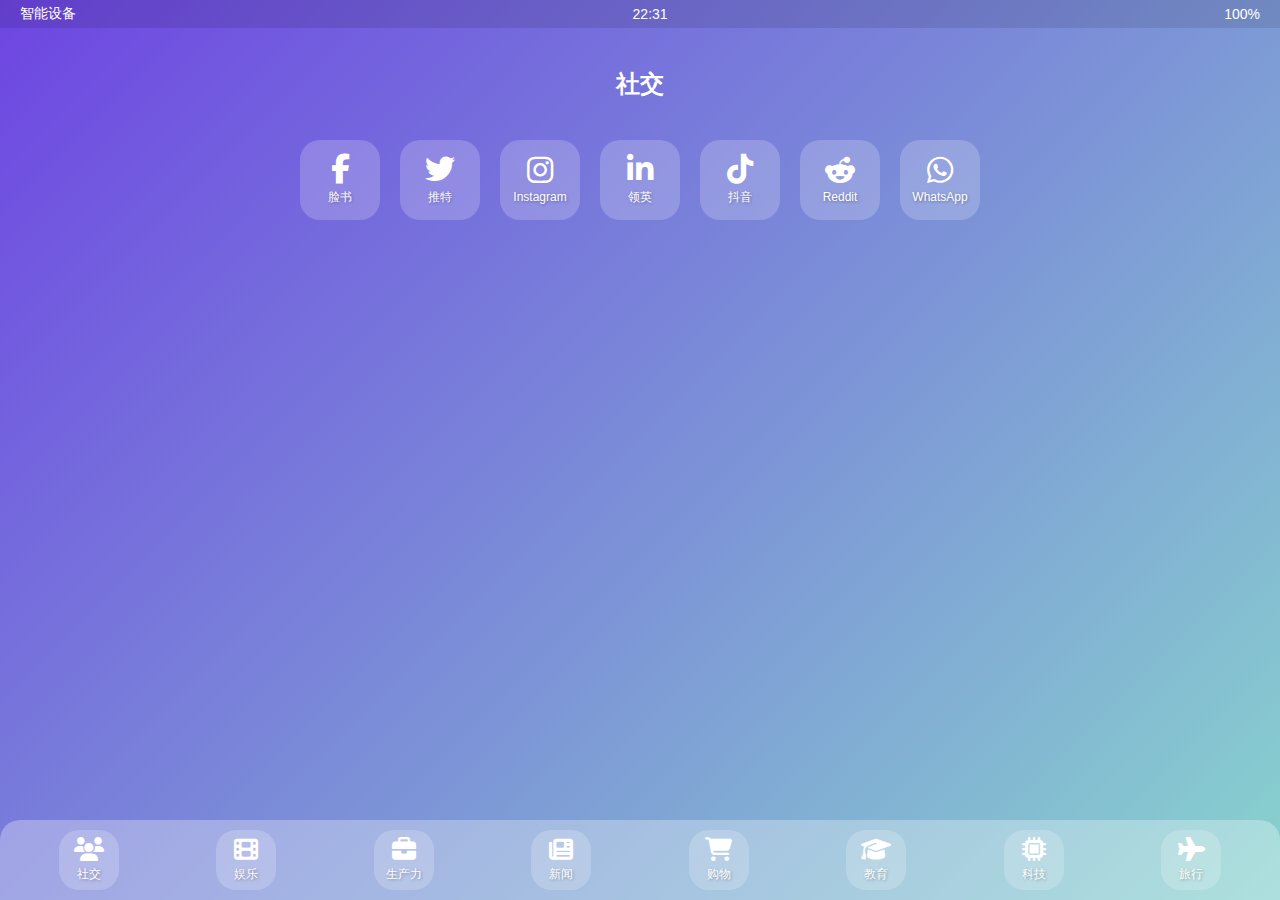
<file: pad.html>
<html><head><base href="https://example.com/ipadOS-nav/">
<meta charset="UTF-8">
<meta name="viewport" content="width=device-width, initial-scale=1.0">
<title>智能设备导航</title>
<link rel="stylesheet" href="https://cdnjs.cloudflare.com/ajax/libs/font-awesome/6.4.0/css/all.min.css">
<style>
  :root {
    --primary-color: #6e45e2;
    --secondary-color: #88d3ce;
    --text-color: white;
    --bg-color: rgba(255, 255, 255, 0.2);
    --hover-bg-color: rgba(255, 255, 255, 0.3);
    --shadow-color: rgba(0, 0, 0, 0.3);
  }

  body, html {
    margin: 0;
    padding: 0;
    font-family: -apple-system, BlinkMacSystemFont, 'Segoe UI', Roboto, Helvetica, Arial, sans-serif;
    background: linear-gradient(135deg, var(--primary-color), var(--secondary-color));
    height: 100vh;
    overflow: hidden;
    display: flex;
    flex-direction: column;
    color: var(--text-color);
  }

  .status-bar {
    background-color: rgba(0, 0, 0, 0.1);
    padding: 5px 20px;
    display: flex;
    justify-content: space-between;
    align-items: center;
    font-size: 14px;
  }

  .main-content {
    flex-grow: 1;
    display: flex;
    flex-direction: column;
    overflow: hidden;
  }

  .container {
    flex-grow: 1;
    display: flex;
    flex-direction: column;
    overflow-y: auto;
    padding: 20px;
  }

  .app-grid {
    display: flex;
    flex-wrap: wrap;
    justify-content: center;
    gap: 20px;
    padding: 20px 0;
  }

  .app-icon {
    width: 80px;
    height: 80px;
    background-color: var(--bg-color);
    border-radius: 20px;
    display: flex;
    flex-direction: column;
    align-items: center;
    justify-content: center;
    cursor: pointer;
    transition: all 0.3s ease;
    text-decoration: none;
  }

  .app-icon:hover, .app-icon:focus {
    transform: scale(1.1);
    background-color: var(--hover-bg-color);
    box-shadow: 0 0 15px rgba(255, 255, 255, 0.5);
  }

  .app-icon i {
    font-size: 30px;
    color: var(--text-color);
  }

  .app-name {
    font-size: 12px;
    color: var(--text-color);
    text-align: center;
    margin-top: 5px;
    text-shadow: 1px 1px 3px var(--shadow-color);
  }

  .dock {
    background-color: var(--hover-bg-color);
    border-radius: 20px 20px 0 0;
    padding: 10px;
    display: flex;
    justify-content: space-around;
    overflow-x: auto;
  }

  .dock .app-icon {
    width: 60px;
    height: 60px;
    flex-shrink: 0;
  }

  .dock .app-icon i {
    font-size: 24px;
  }

  .category {
    display: none;
  }

  .category.active {
    display: block;
  }

  .category-title {
    width: 100%;
    font-size: 24px;
    margin-bottom: 20px;
    text-align: center;
  }

  @media (max-width: 768px) {
    .app-icon {
      width: 70px;
      height: 70px;
    }

    .app-icon i {
      font-size: 28px;
    }

    .app-name {
      font-size: 11px;
    }

    .dock .app-icon {
      width: 55px;
      height: 55px;
    }

    .dock .app-icon i {
      font-size: 22px;
    }

    .category-title {
      font-size: 22px;
    }
  }

  @media (max-width: 480px) {
    body {
      display: flex;
      flex-direction: column;
      height: 100vh;
    }

    .status-bar {
      font-size: 12px;
      padding: 5px 10px;
    }

    .main-content {
      display: flex;
      flex-direction: column;
      height: calc(100vh - 30px); /* Adjust based on status bar height */
    }

    .container {
      flex: 1;
      padding: 10px;
      overflow-y: auto;
      padding-bottom: 80px; /* Add padding to accommodate the dock */
    }

    .app-icon {
      width: 60px;
      height: 60px;
    }

    .app-icon i {
      font-size: 24px;
    }

    .app-name {
      font-size: 10px;
    }

    .dock {
      position: fixed;
      bottom: 0;
      left: 0;
      right: 0;
      overflow-x: auto;
      justify-content: flex-start;
      padding: 10px 5px;
      border-radius: 20px 20px 0 0;
      background-color: rgba(255, 255, 255, 0.2);
      backdrop-filter: blur(10px);
      z-index: 1000;
    }

    .dock .app-icon {
      width: 50px;
      height: 50px;
      margin: 0 5px;
    }

    .dock .app-icon i {
      font-size: 20px;
    }

    .dock .app-name {
      display: none;
    }

    .category-title {
      font-size: 20px;
    }
  }
</style>
</head>
<body>
  <div class="status-bar">
    <span>智能设备</span>
    <span id="clock"></span>
    <span id="battery">100%</span>
  </div>
  <div class="main-content">
    <div class="container" id="app-container"></div>
    <div class="dock" id="category-dock"></div>
  </div>

  <script>
    const appContainer = document.getElementById('app-container');
    const categoryDock = document.getElementById('category-dock');

    const categories = {
      social: { name: '社交', icon: 'fas fa-users' },
      entertainment: { name: '娱乐', icon: 'fas fa-film' },
      productivity: { name: '生产力', icon: 'fas fa-briefcase' },
      news: { name: '新闻', icon: 'fas fa-newspaper' },
      shopping: { name: '购物', icon: 'fas fa-shopping-cart' },
      education: { name: '教育', icon: 'fas fa-graduation-cap' },
      tech: { name: '科技', icon: 'fas fa-microchip' },
      travel: { name: '旅行', icon: 'fas fa-plane' }
    };

    const apps = [
      { name: '谷歌', url: 'https://www.google.com', icon: 'fab fa-google', category: 'productivity' },
      { name: 'YouTube', url: 'https://www.youtube.com', icon: 'fab fa-youtube', category: 'entertainment' },
      { name: '脸书', url: 'https://www.facebook.com', icon: 'fab fa-facebook-f', category: 'social' },
      { name: '推特', url: 'https://www.twitter.com', icon: 'fab fa-twitter', category: 'social' },
      { name: 'Instagram', url: 'https://www.instagram.com', icon: 'fab fa-instagram', category: 'social' },
      { name: '领英', url: 'https://www.linkedin.com', icon: 'fab fa-linkedin-in', category: 'social' },
      { name: '亚马逊', url: 'https://www.amazon.com', icon: 'fab fa-amazon', category: 'shopping' },
      { name: '维基百科', url: 'https://www.wikipedia.org', icon: 'fab fa-wikipedia-w', category: 'education' },
      { name: '网飞', url: 'https://www.netflix.com', icon: 'fas fa-film', category: 'entertainment' },
      { name: '抖音', url: 'https://www.tiktok.com', icon: 'fab fa-tiktok', category: 'social' },
      { name: 'Reddit', url: 'https://www.reddit.com', icon: 'fab fa-reddit-alien', category: 'social' },
      { name: '微软', url: 'https://www.microsoft.com', icon: 'fab fa-microsoft', category: 'tech' },
      { name: 'eBay', url: 'https://www.ebay.com', icon: 'fab fa-ebay', category: 'shopping' },
      { name: 'Twitch', url: 'https://www.twitch.tv', icon: 'fab fa-twitch', category: 'entertainment' },
      { name: '苹果', url: 'https://www.apple.com', icon: 'fab fa-apple', category: 'tech' },
      { name: '必应', url: 'https://www.bing.com', icon: 'fab fa-microsoft', category: 'productivity' },
      { name: '雅虎', url: 'https://www.yahoo.com', icon: 'fab fa-yahoo', category: 'productivity' },
      { name: 'WhatsApp', url: 'https://web.whatsapp.com', icon: 'fab fa-whatsapp', category: 'social' },
      { name: 'Zoom', url: 'https://zoom.us', icon: 'fas fa-video', category: 'productivity' },
      { name: 'Spotify', url: 'https://www.spotify.com', icon: 'fab fa-spotify', category: 'entertainment' },
      { name: 'Booking', url: 'https://www.booking.com', icon: 'fas fa-bed', category: 'travel' },
      { name: 'Office', url: 'https://www.office.com', icon: 'fas fa-file-word', category: 'productivity' },
      { name: 'Stack Overflow', url: 'https://stackoverflow.com', icon: 'fab fa-stack-overflow', category: 'tech' },
      { name: 'GitHub', url: 'https://github.com', icon: 'fab fa-github', category: 'tech' },
      { name: 'Dropbox', url: 'https://www.dropbox.com', icon: 'fab fa-dropbox', category: 'productivity' },
      { name: 'CNN', url: 'https://www.cnn.com', icon: 'fas fa-newspaper', category: 'news' },
      { name: 'BBC', url: 'https://www.bbc.com', icon: 'fas fa-broadcast-tower', category: 'news' },
      { name: '纽约时报', url: 'https://www.nytimes.com', icon: 'far fa-newspaper', category: 'news' },
      { name: '福布斯', url: 'https://www.forbes.com', icon: 'fas fa-chart-line', category: 'news' },
      { name: 'IMDb', url: 'https://www.imdb.com', icon: 'fas fa-film', category: 'entertainment' },
      { name: 'ESPN', url: 'https://www.espn.com', icon: 'fas fa-football-ball', category: 'entertainment' },
      { name: 'Etsy', url: 'https://www.etsy.com', icon: 'fab fa-etsy', category: 'shopping' },
      { name: 'PayPal', url: 'https://www.paypal.com', icon: 'fab fa-paypal', category: 'shopping' },
      { name: 'Coursera', url: 'https://www.coursera.org', icon: 'fas fa-graduation-cap', category: 'education' },
      { name: 'Udemy', url: 'https://www.udemy.com', icon: 'fas fa-chalkboard-teacher', category: 'education' },
      { name: '可汗学院', url: 'https://www.khanacademy.org', icon: 'fas fa-book-open', category: 'education' },
      { name: '多邻国', url: 'https://www.duolingo.com', icon: 'fas fa-language', category: 'education' },
      { name: 'Airbnb', url: 'https://www.airbnb.com', icon: 'fas fa-home', category: 'travel' },
      { name: 'Tripadvisor', url: 'https://www.tripadvisor.com', icon: 'fab fa-tripadvisor', category: 'travel' },
      { name: 'Expedia', url: 'https://www.expedia.com', icon: 'fas fa-plane-departure', category: 'travel' }
    ];

    function createAppIcon(app) {
      const appIcon = document.createElement('a');
      appIcon.href = app.url;
      appIcon.className = 'app-icon';
      appIcon.target = '_blank';
      appIcon.innerHTML = `
        <i class="${app.icon}"></i>
        <span class="app-name">${app.name}</span>
      `;
      return appIcon;
    }

    function showCategory(categoryName) {
      const categories = appContainer.getElementsByClassName('category');
      for (let category of categories) {
        category.classList.remove('active');
      }
      document.getElementById(categoryName).classList.add('active');

      // 更新底部导航栏的活跃状态
      const dockIcons = categoryDock.getElementsByClassName('app-icon');
      for (let icon of dockIcons) {
        icon.classList.remove('active');
        if (icon.dataset.category === categoryName) {
          icon.classList.add('active');
        }
      }
    }

    Object.keys(categories).forEach(categoryName => {
      const category = categories[categoryName];
      const categoryElement = document.createElement('div');
      categoryElement.id = categoryName;
      categoryElement.className = 'category';
      
      const categoryTitle = document.createElement('h2');
      categoryTitle.className = 'category-title';
      categoryTitle.textContent = category.name;
      categoryElement.appendChild(categoryTitle);

      const appGrid = document.createElement('div');
      appGrid.className = 'app-grid';
      
      const categoryApps = apps.filter(app => app.category === categoryName);
      categoryApps.forEach(app => {
        appGrid.appendChild(createAppIcon(app));
      });

      categoryElement.appendChild(appGrid);
      appContainer.appendChild(categoryElement);

      const dockIcon = document.createElement('a');
      dockIcon.className = 'app-icon';
      dockIcon.href = '#';
      dockIcon.dataset.category = categoryName;
      dockIcon.innerHTML = `
        <i class="${category.icon}"></i>
        <span class="app-name">${category.name}</span>
      `;
      dockIcon.addEventListener('click', (e) => {
        e.preventDefault();
        showCategory(categoryName);
      });
      categoryDock.appendChild(dockIcon);
    });

    showCategory('social');  // 默认显示社交分类

    function updateClock() {
      const now = new Date();
      const timeString = now.toLocaleTimeString('zh-CN', { hour: 'numeric', minute: '2-digit' });
      document.getElementById('clock').textContent = timeString;
    }

    function updateBattery() {
      if ('getBattery' in navigator) {
        navigator.getBattery().then(battery => {
          const level = Math.floor(battery.level * 100);
          document.getElementById('battery').textContent = `${level}%`;
        });
      }
    }

    updateClock();
    updateBattery();
    setInterval(updateClock, 1000);
    setInterval(updateBattery, 60000);

    // 添加滚动到合适位置的函数
    function scrollDockToCenter(clickedIcon) {
      const dock = document.getElementById('category-dock');
      const dockRect = dock.getBoundingClientRect();
      const iconRect = clickedIcon.getBoundingClientRect();
      const scrollLeft = iconRect.left - dockRect.left - (dockRect.width / 2) + (iconRect.width / 2);
      dock.scrollTo({
        left: dock.scrollLeft + scrollLeft,
        behavior: 'smooth'
      });
    }

    // 为每个dock图标添加点击事件，以在移动设备上居中显示
    document.querySelectorAll('#category-dock .app-icon').forEach(icon => {
      icon.addEventListener('click', function(e) {
        if (window.innerWidth <= 480) {
          scrollDockToCenter(this);
        }
      });
    });

    // 添加移动设备上的滑动功能
    let touchStartX = 0;
    let touchEndX = 0;

    categoryDock.addEventListener('touchstart', e => {
      touchStartX = e.changedTouches[0].screenX;
    }, false);

    categoryDock.addEventListener('touchend', e => {
      touchEndX = e.changedTouches[0].screenX;
      handleSwipe();
    }, false);

    function handleSwipe() {
      if (touchEndX < touchStartX) {
        // 向左滑动
        const nextIcon = document.querySelector('#category-dock .app-icon.active').nextElementSibling;
        if (nextIcon) {
          nextIcon.click();
        }
      }
      if (touchEndX > touchStartX) {
        // 向右滑动
        const prevIcon = document.querySelector('#category-dock .app-icon.active').previousElementSibling;
        if (prevIcon) {
          prevIcon.click();
        }
      }
    }

    // 添加滚动监听，以调整底部导航栏的显示
    let lastScrollTop = 0;
    const dock = document.getElementById('category-dock');
    const container = document.querySelector('.container');

    container.addEventListener('scroll', () => {
      let st = container.scrollTop;
      if (st > lastScrollTop) {
        // 向下滚动
        dock.style.transform = 'translateY(100%)';
      } else {
        // 向上滚动
        dock.style.transform = 'translateY(0)';
      }
      lastScrollTop = st <= 0 ? 0 : st;
    }, false);

    // 添加触摸结束事件，以确保底部导航栏在滚动停止时显示
    container.addEventListener('touchend', () => {
      setTimeout(() => {
        dock.style.transform = 'translateY(0)';
      }, 300);
    }, false);
  </script>
</body></html>
</file>
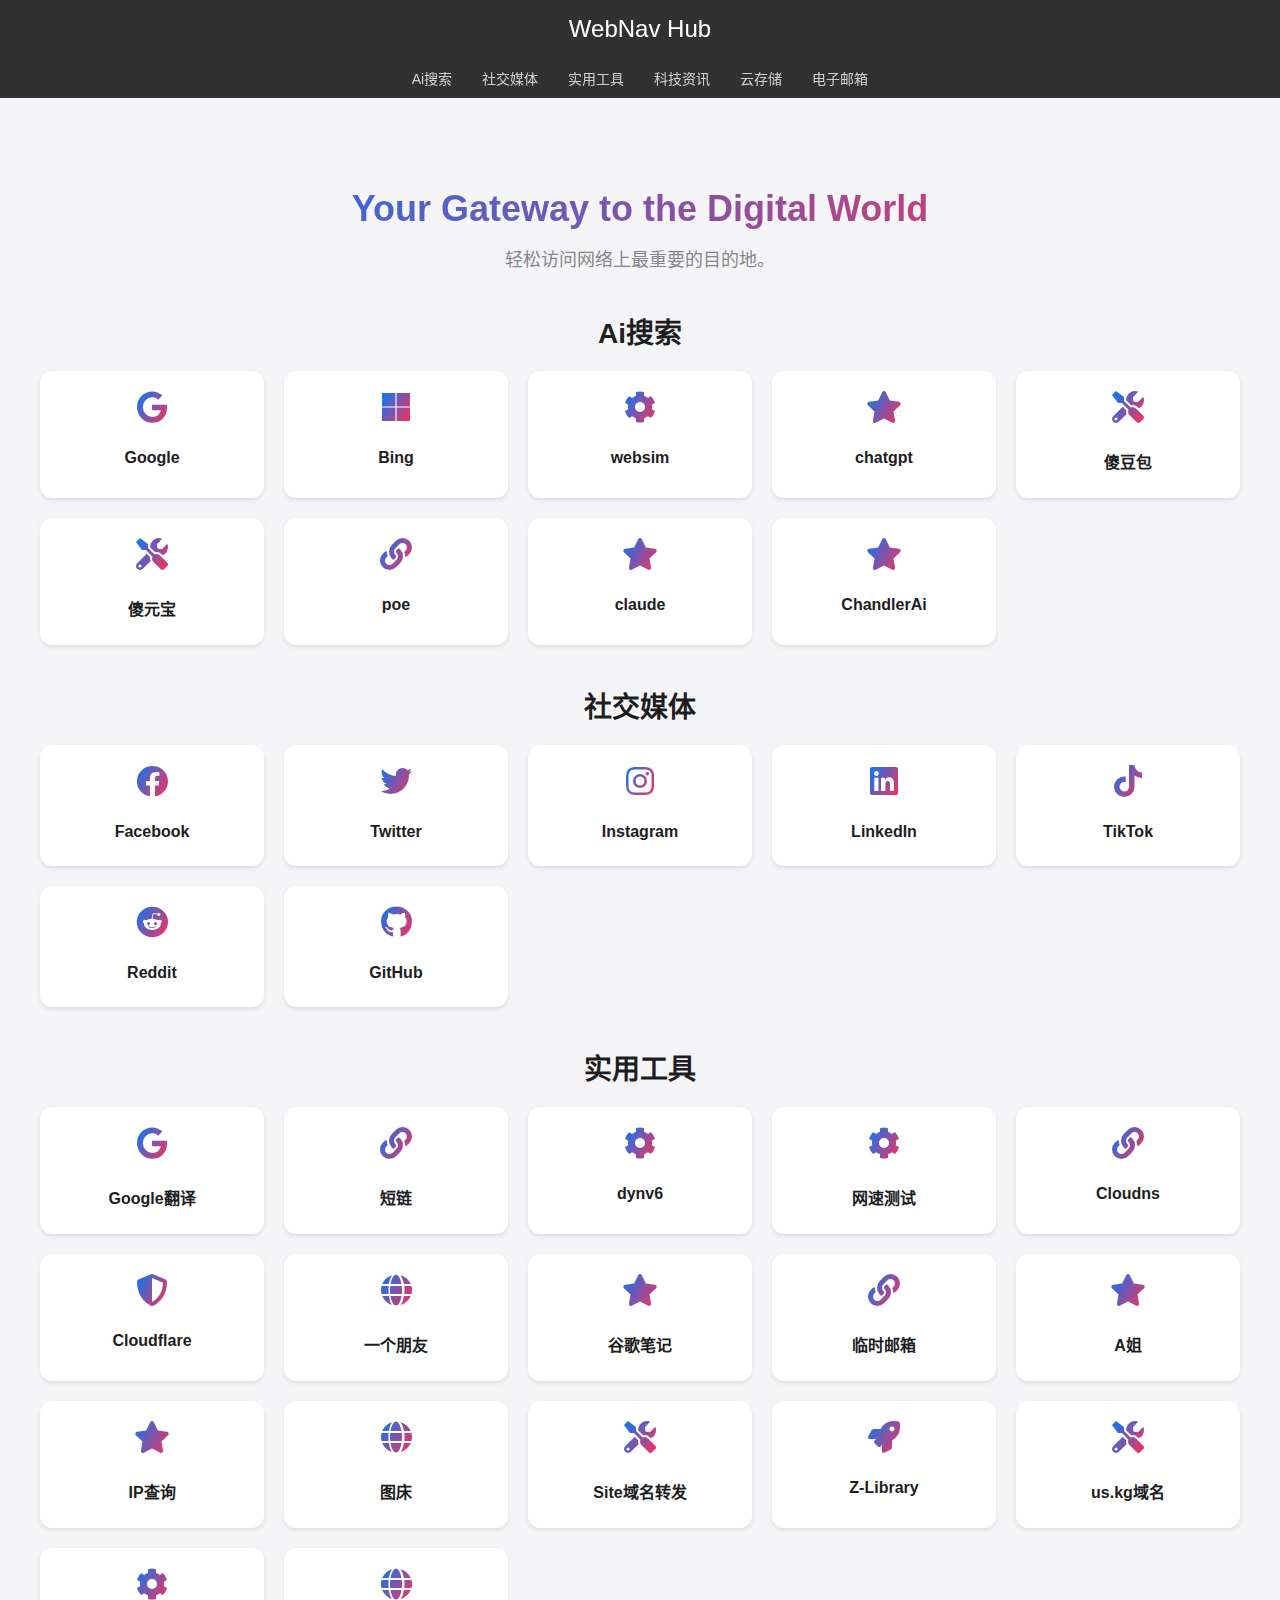
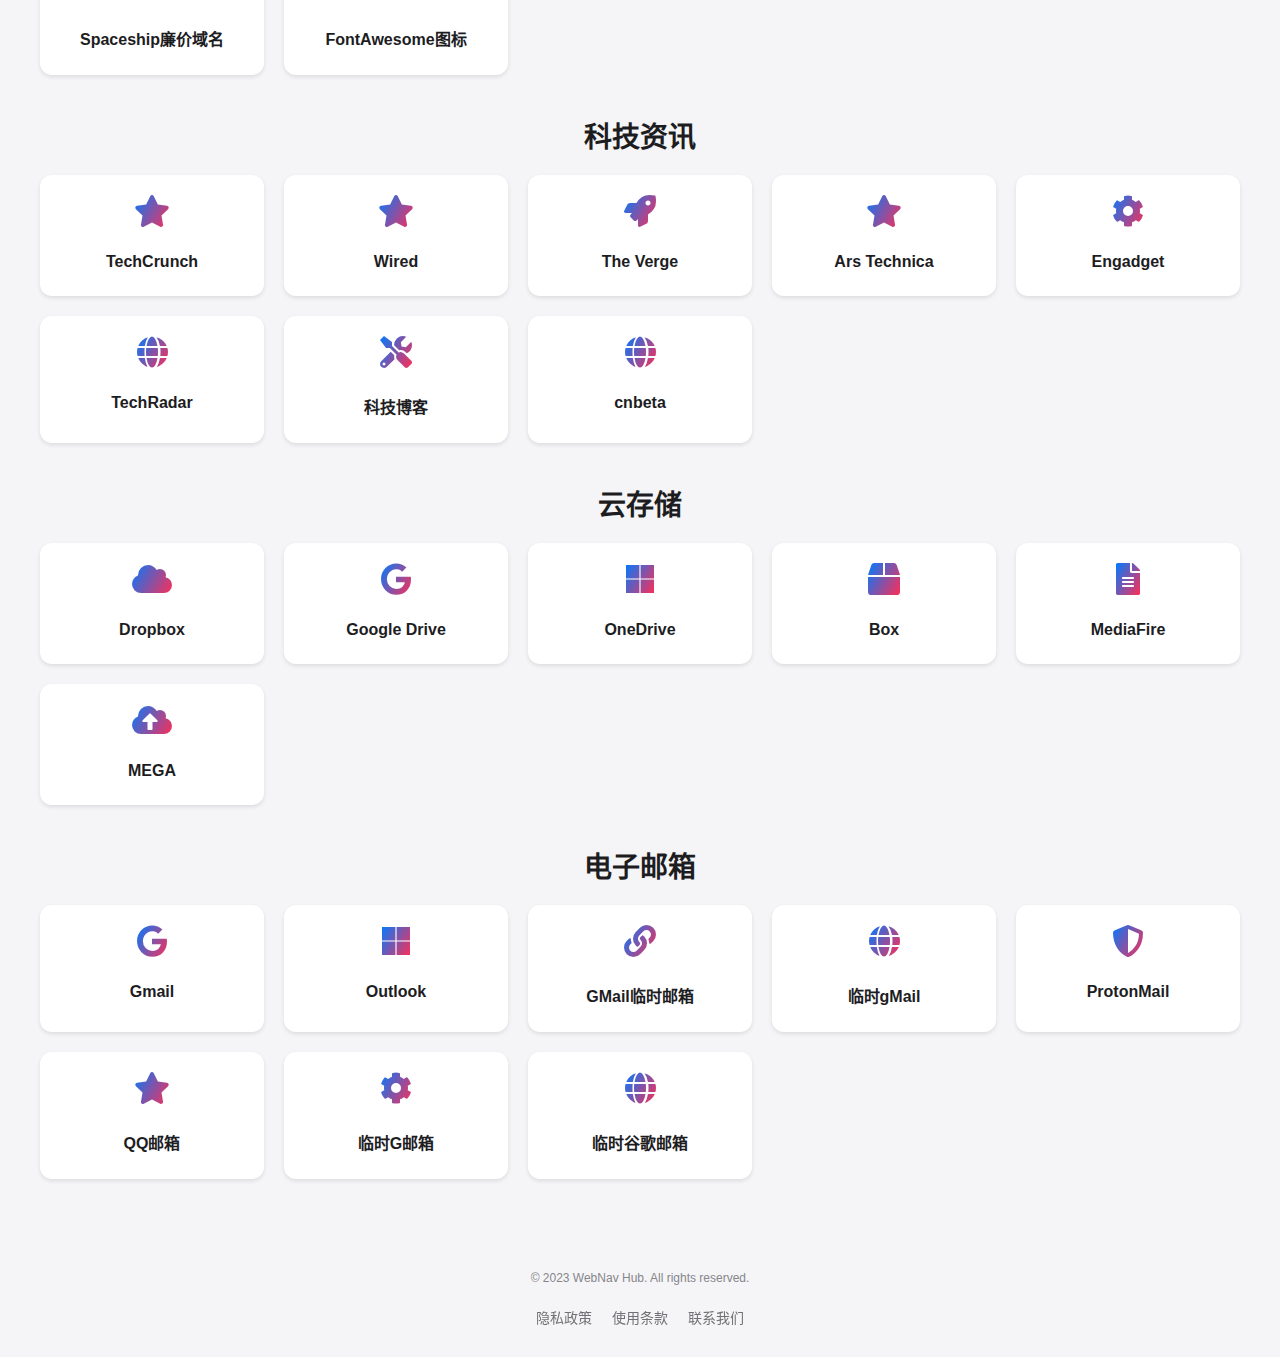
<file: t1.html>
<!DOCTYPE html>
<html lang="zh-CN">
<head>
  <meta charset="UTF-8">
  <base href="https://g.186404.xyz/Apple/">
  <title>WebNav Hub</title>
  <link rel="stylesheet" href="https://cdnjs.cloudflare.com/ajax/libs/font-awesome/5.15.3/css/all.min.css">
  <meta name="viewport" content="width=device-width, initial-scale=1">
  <style>
    body {
      font-family: -apple-system, BlinkMacSystemFont, 'Segoe UI', Roboto, Oxygen, Ubuntu, Cantarell, 'Open Sans', 'Helvetica Neue', sans-serif;
      margin: 0;
      padding: 0;
      background-color: #f5f5f7;
      color: #1d1d1f;
      scroll-behavior: smooth;
    }
    header {
      background-color: rgba(0, 0, 0, 0.8);
      color: #ffffff;
      padding: 15px;
      text-align: center;
      position: sticky;
      top: 0;
      z-index: 1000;
    }
    header h1 {
      font-size: 24px;
      font-weight: 500;
      margin: 0;
    }
    nav {
      display: flex;
      justify-content: center;
      background-color: rgba(0, 0, 0, 0.8);
      padding: 10px;
      overflow-x: auto;
      white-space: nowrap;
      position: sticky;
      top: 54px;
      z-index: 999;
    }
    nav a {
      color: #f5f5f7;
      text-decoration: none;
      margin: 0 15px;
      font-size: 14px;
      opacity: 0.8;
      transition: opacity 0.3s;
    }
    nav a:hover {
      opacity: 1;
    }
    main {
      max-width: 1200px;
      margin: 0 auto;
      padding: 20px;
    }
    .hero {
      text-align: center;
      margin-bottom: 40px;
      padding-top: 40px;
    }
    .hero h2 {
      font-size: 36px;
      font-weight: 700;
      margin-bottom: 15px;
      background: linear-gradient(90deg, #007aff, #ff2d55);
      -webkit-background-clip: text;
      -webkit-text-fill-color: transparent;
    }
    .hero p {
      font-size: 18px;
      color: #86868b;
      max-width: 600px;
      margin: 0 auto;
    }
    .link-grid {
      display: grid;
      grid-template-columns: repeat(auto-fill, minmax(200px, 1fr));
      gap: 20px;
      margin-bottom: 40px;
    }
    .link-card {
      background-color: #ffffff;
      border-radius: 12px;
      padding: 20px;
      text-align: center;
      transition: all 0.3s ease;
      text-decoration: none;
      color: #1d1d1f;
      box-shadow: 0 2px 4px rgba(0,0,0,0.1);
    }
    .link-card:hover {
      transform: scale(1.03);
      box-shadow: 0 4px 8px rgba(0,0,0,0.1);
    }
    .link-card i {
      font-size: 32px;
      margin-bottom: 10px;
      background: linear-gradient(120deg, #007aff, #ff2d55);
      -webkit-background-clip: text;
      -webkit-text-fill-color: transparent;
    }
    .link-card h3 {
      font-size: 16px;
      margin-bottom: 5px;
      font-weight: 600;
    }
    .link-card p {
      font-size: 14px;
      color: #86868b;
      line-height: 1.4;
    }
    .category-title {
      font-size: 28px;
      font-weight: 700;
      margin: 40px 0 20px;
      text-align: center;
      color: #1d1d1f;
      scroll-margin-top: 120px;
    }
    footer {
      background-color: #f5f5f7;
      color: #86868b;
      text-align: center;
      padding: 20px;
      font-size: 12px;
    }
    footer nav {
      margin-top: 10px;
      background-color: transparent;
    }
    footer nav a {
      color: #515154;
      margin: 0 10px;
    }
    @media (max-width: 768px) {
      .link-grid {
        grid-template-columns: repeat(auto-fill, minmax(150px, 1fr));
      }
      .link-card {
        padding: 15px;
      }
      .link-card i {
        font-size: 24px;
      }
      .link-card h3 {
        font-size: 14px;
      }
      .link-card p {
        font-size: 12px;
      }
      .category-title {
        scroll-margin-top: 100px;
      }
    }
    @media (max-width: 480px) {
      .link-grid {
        grid-template-columns: repeat(auto-fill, minmax(120px, 1fr));
      }
      .hero h2 {
        font-size: 28px;
      }
      .hero p {
        font-size: 16px;
      }
      .category-title {
        font-size: 24px;
      }
    }
  </style>
</head>
<body>
  <header>
    <h1>WebNav Hub</h1>
  </header>
  <nav>
    <a href="#ai-search">Ai搜索</a>
    <a href="#social">社交媒体</a>
    <a href="#tools">实用工具</a>
    <a href="#tech-news">科技资讯</a>
    <a href="#cloud-storage">云存储</a>
    <a href="#email">电子邮箱</a>
  </nav>
  <main>
    <section class="hero">
      <h2>Your Gateway to the Digital World</h2>
      <p>轻松访问网络上最重要的目的地。</p>
    </section>
    
    <h2 class="category-title" id="ai-search">Ai搜索</h2>
    <section class="link-grid" id="ai-search-links">
      <a href="https://www.google.com" class="link-card">
        <i class="fab fa-google"></i>
        <h3>Google</h3>
      </a>
      <a href="https://www.bing.com" class="link-card">
        <i class="fab fa-microsoft"></i>
        <h3>Bing</h3>
      </a>
      <a href="https://websim.ai/" class="link-card">
        <i class="fas fa-search"></i>
        <h3>websim</h3>
      </a>
      <a href="https://chatgpt.com/" class="link-card">
        <i class="fab fa-google"></i>
        <h3>chatgpt</h3>
      </a>
      <a href="https://www.doubao.com/chat/" class="link-card">
        <i class="fas fa-paw"></i>
        <h3>傻豆包</h3>
      </a>
      <a href="https://yuanbao.tencent.com/chat/naQivTmsDa" class="link-card">
        <i class="fab fa-paw"></i>
        <h3>傻元宝</h3>
      </a>
      <a href="https://poe.com/" class="link-card">
        <i class="fas fa-robot"></i>
        <h3>poe</h3>
      </a>
      <a href="https://claude.ai/" class="link-card">
        <i class="fas fa-robot"></i>
        <h3>claude</h3>
      </a>
      <a href="https://chandler.bet/" class="link-card">
        <i class="fas fa-robot"></i>
        <h3>ChandlerAi</h3>
      </a>
    </section>
    
    <h2 class="category-title" id="social">社交媒体</h2>
    <section class="link-grid" id="social-links">
      <a href="https://www.facebook.com" class="link-card">
        <i class="fab fa-facebook"></i>
        <h3>Facebook</h3>
      </a>
      <a href="https://twitter.com" class="link-card">
        <i class="fab fa-twitter"></i>
        <h3>Twitter</h3>
      </a>
      <a href="https://www.instagram.com" class="link-card">
        <i class="fab fa-instagram"></i>
        <h3>Instagram</h3>
      </a>
      <a href="https://www.linkedin.com" class="link-card">
        <i class="fab fa-linkedin"></i>
        <h3>LinkedIn</h3>
      </a>
      <a href="https://www.tiktok.com" class="link-card">
        <i class="fab fa-tiktok"></i>
        <h3>TikTok</h3>
      </a>
      <a href="https://www.reddit.com" class="link-card">
        <i class="fab fa-reddit"></i>
        <h3>Reddit</h3>
      </a>
      <a href="https://github.com/" class="link-card">
        <i class="fab fa-github"></i>
        <h3>GitHub</h3>
      </a>
    </section>
    
    <h2 class="category-title" id="tools">实用工具</h2>
    <section class="link-grid" id="tools-links">
      <a href="https://translate.google.com" class="link-card">
        <i class="fas fa-language"></i>
        <h3>Google翻译</h3>
      </a>
      <a href="https://d.186404.xyz/" class="link-card">
        <i class="fas fa-link"></i>
        <h3>短链</h3>
      </a>
      <a href="https://dynv6.com/" class="link-card">
        <i class="fas fa-network-wired"></i>
        <h3>dynv6</h3>
      </a>
      <a href="https://fast.com/" class="link-card">
        <i class="fas fa-tachometer-alt"></i>
        <h3>网速测试</h3>
      </a>
      <a href="https://www.cloudns.net/" class="link-card">
        <i class="fas fa-cloud"></i>
        <h3>Cloudns</h3>
      </a>
      <a href="https://www.cloudflare.com/zh-cn/" class="link-card">
        <i class="fas fa-shield-alt"></i>
        <h3>Cloudflare</h3>
      </a>
      <a href="https://ygpy.net/" class="link-card">
        <i class="fas fa-user-friends"></i>
        <h3>一个朋友</h3>
      </a>
      <a href="https://notebooklm.google/" class="link-card">
        <i class="fas fa-book"></i>
        <h3>谷歌笔记</h3>
      </a>
      <a href="https://email.ml/" class="link-card">
        <i class="fas fa-envelope"></i>
        <h3>临时邮箱</h3>
      </a>
      <a href="https://www.ahhhhfs.com/" class="link-card">
        <i class="fas fa-blog"></i>
        <h3>A姐</h3>
      </a>
      <a href="https://ip.sb/" class="link-card">
        <i class="fas fa-map-marker-alt"></i>
        <h3>IP查询</h3>
      </a>
      <a href="https://img.186404.xyz/" class="link-card">
        <i class="fas fa-image"></i>
        <h3>图床</h3>
      </a>
      <a href="https://www.site.ac/" class="link-card">
        <i class="fas fa-exchange-alt"></i>
        <h3>Site域名转发</h3>
      </a>
      <a href="https://zh.go-to-library.sk/" class="link-card">
        <i class="fas fa-book-reader"></i>
        <h3>Z-Library</h3>
      </a>
      <a href="https://nic.us.kg/" class="link-card">
        <i class="fas fa-globe"></i>
        <h3>us.kg域名</h3>
      </a>
      <a href="https://www.spaceship.com/zh/" class="link-card">
        <i class="fas fa-space-shuttle"></i>
        <h3>Spaceship廉价域名</h3>
      </a>
      <a href="https://fontawesome.com/" class="link-card">
        <i class="fas fa-icons"></i>
        <h3>FontAwesome图标</h3>
      </a>
    </section>
    
    <h2 class="category-title" id="tech-news">科技资讯</h2>
    <section class="link-grid" id="tech-news-links">
      <a href="https://www.techcrunch.com" class="link-card">
        <i class="fas fa-newspaper"></i>
        <h3>TechCrunch</h3>
      </a>
      <a href="https://www.wired.com" class="link-card">
        <i class="fas fa-bolt"></i>
        <h3>Wired</h3>
      </a>
      <a href="https://www.theverge.com" class="link-card">
        <i class="fas fa-laptop"></i>
        <h3>The Verge</h3>
      </a>
      <a href="https://arstechnica.com" class="link-card">
        <i class="fas fa-rocket"></i>
        <h3>Ars Technica</h3>
      </a>
      <a href="https://www.engadget.com" class="link-card">
        <i class="fas fa-mobile-alt"></i>
        <h3>Engadget</h3>
      </a>
      <a href="https://techradar.com" class="link-card">
        <i class="fas fa-satellite"></i>
        <h3>TechRadar</h3>
      </a>
      <a href="https://b.186404.xyz/" class="link-card">
        <i class="fas fa-blog"></i>
        <h3>科技博客</h3>
      </a>
      <a href="https://www.cnbeta.com.tw/" class="link-card">
        <i class="fas fa-info-circle"></i>
        <h3>cnbeta</h3>
      </a>
    </section>
    
    <h2 class="category-title" id="cloud-storage">云存储</h2>
    <section class="link-grid" id="cloud-storage-links">
      <a href="https://www.dropbox.com" class="link-card">
        <i class="fas fa-cloud"></i>
        <h3>Dropbox</h3>
      </a>
      <a href="https://drive.google.com" class="link-card">
        <i class="fab fa-google-drive"></i>
        <h3>Google Drive</h3>
      </a>
      <a href="https://onedrive.live.com" class="link-card">
        <i class="fab fa-microsoft"></i>
        <h3>OneDrive</h3>
      </a>
      <a href="https://www.box.com" class="link-card">
        <i class="fas fa-box"></i>
        <h3>Box</h3>
      </a>
      <a href="https://www.mediafire.com" class="link-card">
        <i class="fas fa-file-alt"></i>
        <h3>MediaFire</h3>
      </a>
      <a href="https://mega.nz" class="link-card">
        <i class="fas fa-cloud-upload-alt"></i>
        <h3>MEGA</h3>
      </a>
    </section>
    
    <h2 class="category-title" id="email">电子邮箱</h2>
    <section class="link-grid" id="email-links">
      <a href="https://mail.google.com" class="link-card">
        <i class="fas fa-envelope"></i>
        <h3>Gmail</h3>
      </a>
      <a href="https://outlook.live.com" class="link-card">
        <i class="fab fa-microsoft"></i>
        <h3>Outlook</h3>
      </a>
      <a href="https://22.do/" class="link-card">
        <i class="fas fa-envelope-open"></i>
        <h3>GMail临时邮箱</h3>
      </a>
      <a href="https://www.agogmail.com/" class="link-card">
        <i class="fas fa-envelope-square"></i>
        <h3>临时gMail</h3>
      </a>
      <a href="https://www.protonmail.com" class="link-card">
        <i class="fas fa-shield-alt"></i>
        <h3>ProtonMail</h3>
      </a>
      <a href="https://mail.qq.com" class="link-card">
        <i class="fab fa-qq"></i>
        <h3>QQ邮箱</h3>
      </a>
      <a href="https://www.emailnator.com/" class="link-card">
        <i class="fas fa-at"></i>
        <h3>临时G邮箱</h3>
      </a>
      <a href="https://www.lin        shigmail.com/" class="link-card">
        <i class="fas fa-mail-bulk"></i>
        <h3>临时谷歌邮箱</h3>
      </a>
    </section>
  </main>
  <footer>
    <p>&copy; 2023 WebNav Hub. All rights reserved.</p>
    <nav>
      <a href="#">隐私政策</a>
      <a href="#">使用条款</a>
      <a href="#">联系我们</a>
    </nav>
  </footer>
  <script>
    document.addEventListener("DOMContentLoaded", function() {
      const links = document.querySelectorAll(".link-card");
      const defaultIcons = [
        "fas fa-link", 
        "fas fa-globe", 
        "fas fa-star", 
        "fas fa-rocket", 
        "fas fa-cog", 
        "fas fa-tools"
      ];

      links.forEach(link => {
        const url = link.getAttribute("href");
        const icon = link.querySelector("i");
        let assignedIcon = "";

        if (url.includes("google.com")) {
          assignedIcon = "fab fa-google";
        } else if (url.includes("bing.com")) {
          assignedIcon = "fab fa-microsoft";
        } else if (url.includes("facebook.com")) {
          assignedIcon = "fab fa-facebook";
        } else if (url.includes("twitter.com")) {
          assignedIcon = "fab fa-twitter";
        } else if (url.includes("instagram.com")) {
          assignedIcon = "fab fa-instagram";
        } else if (url.includes("linkedin.com")) {
          assignedIcon = "fab fa-linkedin";
        } else if (url.includes("tiktok.com")) {
          assignedIcon = "fab fa-tiktok";
        } else if (url.includes("reddit.com")) {
          assignedIcon = "fab fa-reddit";
        } else if (url.includes("github.com")) {
          assignedIcon = "fab fa-github";
        } else if (url.includes("translate.google.com")) {
          assignedIcon = "fas fa-language";
        } else if (url.includes("cloudflare.com")) {
          assignedIcon = "fas fa-shield-alt";
        } else if (url.includes("protonmail.com")) {
          assignedIcon = "fas fa-shield-alt";
        } else if (url.includes("mail.google.com")) {
          assignedIcon = "fas fa-envelope";
        } else if (url.includes("outlook.live.com")) {
          assignedIcon = "fab fa-microsoft";
        } else if (url.includes("dropbox.com")) {
          assignedIcon = "fas fa-cloud";
        } else if (url.includes("drive.google.com")) {
          assignedIcon = "fab fa-google-drive";
        } else if (url.includes("onedrive.live.com")) {
          assignedIcon = "fab fa-microsoft";
        } else if (url.includes("box.com")) {
          assignedIcon = "fas fa-box";
        } else if (url.includes("mediafire.com")) {
          assignedIcon = "fas fa-file-alt";
        } else if (url.includes("mega.nz")) {
          assignedIcon = "fas fa-cloud-upload-alt";
        } else {
          assignedIcon = defaultIcons[Math.floor(Math.random() * defaultIcons.length)];
        }

        icon.className = assignedIcon;
      });
    });
  </script>
</body>
</html>
</file>
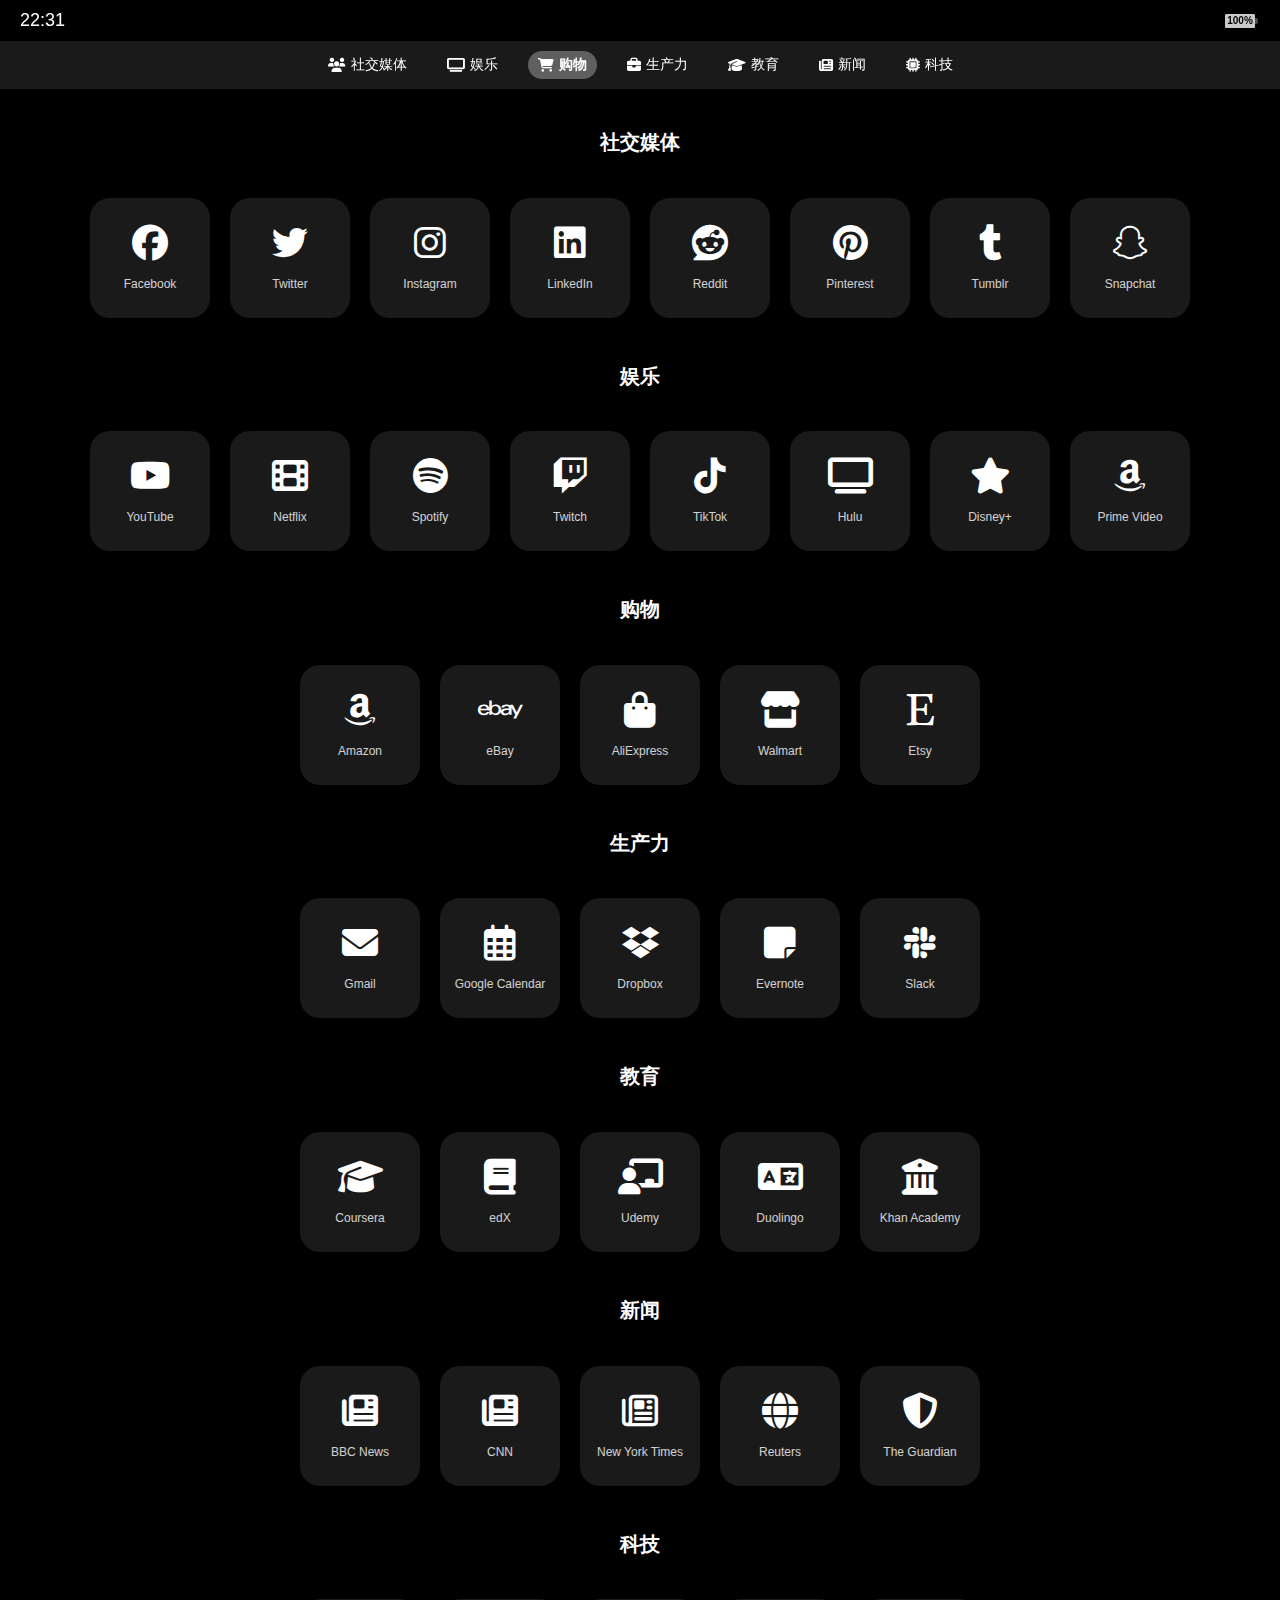
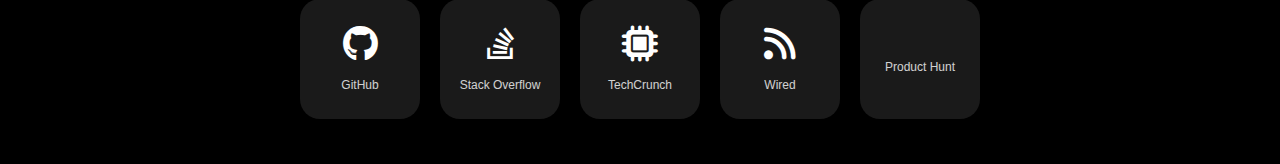
<file: tv.html>
<html><head><base href="https://appletvui.example.com/"><title>全球网站导航 - Apple TV 风格</title>
<meta name="viewport" content="width=device-width, initial-scale=1.0">
<style>
body {
  background-color: #000;
  color: #fff;
  font-family: -apple-system, BlinkMacSystemFont, 'Segoe UI', Roboto, Oxygen, Ubuntu, Cantarell, 'Open Sans', 'Helvetica Neue', sans-serif;
  margin: 0;
  padding: 0;
  overflow-x: hidden;
  display: flex;
  flex-direction: column;
  align-items: center;
}

.container {
  padding: 20px;
  box-sizing: border-box;
  max-width: 1200px;
  width: 100%;
}

.app-icon {
  width: 120px;
  height: 120px;
  margin: 10px;
  border-radius: 20px;
  overflow: hidden;
  transition: transform 0.3s ease, box-shadow 0.3s ease;
  cursor: pointer;
  background-color: #1a1a1a;
  display: flex;
  flex-direction: column;
  justify-content: center;
  align-items: center;
  text-decoration: none;
  color: #fff;
}

.app-icon:hover, .app-icon:focus {
  transform: scale(1.05);
  box-shadow: 0 0 15px rgba(255, 255, 255, 0.3);
}

.top-bar {
  display: flex;
  justify-content: space-between;
  align-items: center;
  padding: 10px 20px;
  background-color: rgba(0, 0, 0, 0.5);
  position: sticky;
  top: 0;
  z-index: 1000;
  width: 100%;
  box-sizing: border-box;
}

.time {
  font-size: 18px;
}

.battery {
  display: flex;
  align-items: center;
  font-size: 16px;
}

.battery-icon {
  width: 30px;
  height: 14px;
  background-color: rgba(255, 255, 255, 0.3);
  border-radius: 3px;
  display: inline-flex;
  align-items: center;
  justify-content: center;
  margin-right: 5px;
  position: relative;
}

.battery-icon::before {
  content: '';
  position: absolute;
  top: 50%;
  right: -3px;
  transform: translateY(-50%);
  width: 3px;
  height: 6px;
  background-color: rgba(255, 255, 255, 0.3);
  border-radius: 0 2px 2px 0;
}

.battery-level {
  height: 100%;
  background-color: rgba(255, 255, 255, 0.7);
  border-radius: 1px;
  transition: width 0.3s ease;
  display: flex;
  align-items: center;
  justify-content: center;
  color: #000;
  font-size: 10px;
  font-weight: bold;
}

.app-name {
  text-align: center;
  margin-top: 8px;
  font-size: 12px;
  opacity: 0.8;
}

.icon {
  font-size: 36px;
  margin-bottom: 8px;
}

.category-nav {
  display: flex;
  justify-content: center;
  overflow-x: auto;
  background-color: rgba(255, 255, 255, 0.1);
  padding: 10px 0;
  position: sticky;
  top: 40px;
  z-index: 999;
  width: 100%;
}

.category-btn {
  background: none;
  border: none;
  color: #fff;
  font-size: 14px;
  margin: 0 10px;
  padding: 5px 10px;
  cursor: pointer;
  transition: all 0.3s ease;
  border-radius: 15px;
  display: flex;
  align-items: center;
  white-space: nowrap;
}

.category-btn i {
  margin-right: 5px;
}

.category-btn:hover, .category-btn:focus {
  background-color: rgba(255, 255, 255, 0.2);
  outline: none;
}

.category-btn.active {
  background-color: rgba(255, 255, 255, 0.3);
  font-weight: bold;
}

.category {
  padding-top: 40px;
  margin-top: -40px;
  width: 100%;
}

h2 {
  width: 100%;
  text-align: center;
  margin-top: 20px;
  font-size: 20px;
  color: #fff;
}

.app-grid {
  display: flex;
  flex-wrap: wrap;
  justify-content: center;
  padding: 15px 0;
}

@media (max-width: 768px) {
  .app-icon {
    width: 80px;
    height: 80px;
  }
  
  .icon {
    font-size: 28px;
  }
  
  .app-name {
    font-size: 10px;
  }
  
  .category-btn {
    font-size: 12px;
  }
  
  h2 {
    font-size: 18px;
  }
}
</style>
<link rel="stylesheet" href="https://cdnjs.cloudflare.com/ajax/libs/font-awesome/6.4.0/css/all.min.css">
</head>
<body>
<div class="top-bar">
  <div class="time" id="current-time">12:00</div>
  <div class="battery">
    <div class="battery-icon">
      <div class="battery-level" id="battery-level">100%</div>
    </div>
  </div>
</div>

<div class="category-nav">
  <button class="category-btn" data-category="social"><i class="fas fa-users"></i> 社交媒体</button>
  <button class="category-btn" data-category="entertainment"><i class="fas fa-tv"></i> 娱乐</button>
  <button class="category-btn" data-category="shopping"><i class="fas fa-shopping-cart"></i> 购物</button>
  <button class="category-btn" data-category="productivity"><i class="fas fa-briefcase"></i> 生产力</button>
  <button class="category-btn" data-category="education"><i class="fas fa-graduation-cap"></i> 教育</button>
  <button class="category-btn" data-category="news"><i class="fas fa-newspaper"></i> 新闻</button>
  <button class="category-btn" data-category="tech"><i class="fas fa-microchip"></i> 科技</button>
</div>

<div class="container">
  <div class="category" id="social">
    <h2>社交媒体</h2>
    <div class="app-grid">
      <a href="https://www.facebook.com/" class="app-icon" tabindex="0">
        <i class="icon fab fa-facebook"></i>
        <div class="app-name">Facebook</div>
      </a>
      <a href="https://twitter.com/" class="app-icon" tabindex="0">
        <i class="icon fab fa-twitter"></i>
        <div class="app-name">Twitter</div>
      </a>
      <a href="https://www.instagram.com/" class="app-icon" tabindex="0">
        <i class="icon fab fa-instagram"></i>
        <div class="app-name">Instagram</div>
      </a>
      <a href="https://www.linkedin.com/" class="app-icon" tabindex="0">
        <i class="icon fab fa-linkedin"></i>
        <div class="app-name">LinkedIn</div>
      </a>
      <a href="https://www.reddit.com/" class="app-icon" tabindex="0">
        <i class="icon fab fa-reddit"></i>
        <div class="app-name">Reddit</div>
      </a>
      <a href="https://www.pinterest.com/" class="app-icon" tabindex="0">
        <i class="icon fab fa-pinterest"></i>
        <div class="app-name">Pinterest</div>
      </a>
      <a href="https://www.tumblr.com/" class="app-icon" tabindex="0">
        <i class="icon fab fa-tumblr"></i>
        <div class="app-name">Tumblr</div>
      </a>
      <a href="https://www.snapchat.com/" class="app-icon" tabindex="0">
        <i class="icon fab fa-snapchat"></i>
        <div class="app-name">Snapchat</div>
      </a>
    </div>
  </div>
  
  <div class="category" id="entertainment">
    <h2>娱乐</h2>
    <div class="app-grid">
      <a href="https://www.youtube.com/" class="app-icon" tabindex="0">
        <i class="icon fab fa-youtube"></i>
        <div class="app-name">YouTube</div>
      </a>
      <a href="https://www.netflix.com/" class="app-icon" tabindex="0">
        <i class="icon fas fa-film"></i>
        <div class="app-name">Netflix</div>
      </a>
      <a href="https://www.spotify.com/" class="app-icon" tabindex="0">
        <i class="icon fab fa-spotify"></i>
        <div class="app-name">Spotify</div>
      </a>
      <a href="https://www.twitch.tv/" class="app-icon" tabindex="0">
        <i class="icon fab fa-twitch"></i>
        <div class="app-name">Twitch</div>
      </a>
      <a href="https://www.tiktok.com/" class="app-icon" tabindex="0">
        <i class="icon fab fa-tiktok"></i>
        <div class="app-name">TikTok</div>
      </a>
      <a href="https://www.hulu.com/" class="app-icon" tabindex="0">
        <i class="icon fas fa-tv"></i>
        <div class="app-name">Hulu</div>
      </a>
      <a href="https://www.disneyplus.com/" class="app-icon" tabindex="0">
        <i class="icon fas fa-star"></i>
        <div class="app-name">Disney+</div>
      </a>
      <a href="https://www.primevideo.com/" class="app-icon" tabindex="0">
        <i class="icon fab fa-amazon"></i>
        <div class="app-name">Prime Video</div>
      </a>
    </div>
  </div>
  
  <div class="category" id="shopping">
    <h2>购物</h2>
    <div class="app-grid">
      <a href="https://www.amazon.com/" class="app-icon" tabindex="0">
        <i class="icon fab fa-amazon"></i>
        <div class="app-name">Amazon</div>
      </a>
      <a href="https://www.ebay.com/" class="app-icon" tabindex="0">
        <i class="icon fab fa-ebay"></i>
        <div class="app-name">eBay</div>
      </a>
      <a href="https://www.aliexpress.com/" class="app-icon" tabindex="0">
        <i class="icon fas fa-shopping-bag"></i>
        <div class="app-name">AliExpress</div>
      </a>
      <a href="https://www.walmart.com/" class="app-icon" tabindex="0">
        <i class="icon fas fa-store"></i>
        <div class="app-name">Walmart</div>
      </a>
      <a href="https://www.etsy.com/" class="app-icon" tabindex="0">
        <i class="icon fab fa-etsy"></i>
        <div class="app-name">Etsy</div>
      </a>
    </div>
  </div>
  
  <div class="category" id="productivity">
    <h2>生产力</h2>
    <div class="app-grid">
      <a href="https://www.google.com/gmail/" class="app-icon" tabindex="0">
        <i class="icon fas fa-envelope"></i>
        <div class="app-name">Gmail</div>
      </a>
      <a href="https://calendar.google.com/" class="app-icon" tabindex="0">
        <i class="icon far fa-calendar-alt"></i>
        <div class="app-name">Google Calendar</div>
      </a>
      <a href="https://www.dropbox.com/" class="app-icon" tabindex="0">
        <i class="icon fab fa-dropbox"></i>
        <div class="app-name">Dropbox</div>
      </a>
      <a href="https://evernote.com/" class="app-icon" tabindex="0">
        <i class="icon fas fa-sticky-note"></i>
        <div class="app-name">Evernote</div>
      </a>
      <a href="https://slack.com/" class="app-icon" tabindex="0">
        <i class="icon fab fa-slack"></i>
        <div class="app-name">Slack</div>
      </a>
    </div>
  </div>
  
  <div class="category" id="education">
    <h2>教育</h2>
    <div class="app-grid">
      <a href="https://www.coursera.org/" class="app-icon" tabindex="0">
        <i class="icon fas fa-graduation-cap"></i>
        <div class="app-name">Coursera</div>
      </a>
      <a href="https://www.edx.org/" class="app-icon" tabindex="0">
        <i class="icon fas fa-book"></i>
        <div class="app-name">edX</div>
      </a>
      <a href="https://www.udemy.com/" class="app-icon" tabindex="0">
        <i class="icon fas fa-chalkboard-teacher"></i>
        <div class="app-name">Udemy</div>
      </a>
      <a href="https://www.duolingo.com/" class="app-icon" tabindex="0">
        <i class="icon fas fa-language"></i>
        <div class="app-name">Duolingo</div>
      </a>
      <a href="https://www.khanacademy.org/" class="app-icon" tabindex="0">
        <i class="icon fas fa-university"></i>
        <div class="app-name">Khan Academy</div>
      </a>
    </div>
  </div>
  
  <div class="category" id="news">
    <h2>新闻</h2>
    <div class="app-grid">
      <a href="https://www.bbc.com/news" class="app-icon" tabindex="0">
        <i class="icon fas fa-newspaper"></i>
        <div class="app-name">BBC News</div>
      </a>
      <a href="https://www.cnn.com/" class="app-icon" tabindex="0">
        <i class="icon fas fa-newspaper"></i>
        <div class="app-name">CNN</div>
      </a>
      <a href="https://www.nytimes.com/" class="app-icon" tabindex="0">
        <i class="icon far fa-newspaper"></i>
        <div class="app-name">New York Times</div>
      </a>
      <a href="https://www.reuters.com/" class="app-icon" tabindex="0">
        <i class="icon fas fa-globe"></i>
        <div class="app-name">Reuters</div>
      </a>
      <a href="https://www.theguardian.com/" class="app-icon" tabindex="0">
        <i class="icon fas fa-shield-alt"></i>
        <div class="app-name">The Guardian</div>
      </a>
    </div>
  </div>
  
  <div class="category" id="tech">
    <h2>科技</h2>
    <div class="app-grid">
      <a href="https://www.github.com/" class="app-icon" tabindex="0">
        <i class="icon fab fa-github"></i>
        <div class="app-name">GitHub</div>
      </a>
      <a href="https://stackoverflow.com/" class="app-icon" tabindex="0">
        <i class="icon fab fa-stack-overflow"></i>
        <div class="app-name">Stack Overflow</div>
      </a>
      <a href="https://www.techcrunch.com/" class="app-icon" tabindex="0">
        <i class="icon fas fa-microchip"></i>
        <div class="app-name">TechCrunch</div>
      </a>
      <a href="https://www.wired.com/" class="app-icon" tabindex="0">
        <i class="icon fas fa-rss"></i>
        <div class="app-name">Wired</div>
      </a>
      <a href="https://www.producthunt.com/" class="app-icon" tabindex="0">
        <i class="icon fas fa-hunt"></i>
        <div class="app-name">Product Hunt</div>
      </a>
    </div>
  </div>
</div>

<script>
function updateTime() {
  const now = new Date();
  const hours = now.getHours().toString().padStart(2, '0');
  const minutes = now.getMinutes().toString().padStart(2, '0');
  document.getElementById('current-time').textContent = `${hours}:${minutes}`;
}

function updateBattery() {
  if ('getBattery' in navigator) {
    navigator.getBattery().then(function(battery) {
      function updateBatteryStatus() {
        const level = Math.round(battery.level * 100);
        const batteryLevel = document.getElementById('battery-level');
        batteryLevel.style.width = level + '%';
        batteryLevel.textContent = level + '%';
      }
      
      updateBatteryStatus();
      battery.addEventListener('levelchange', updateBatteryStatus);
    });
  } else {
    document.querySelector('.battery').style.display = 'none';
  }
}

setInterval(updateTime, 1000);
updateTime();
updateBattery();

document.querySelectorAll('.app-icon').forEach(icon => {
  icon.addEventListener('focus', () => {
    icon.style.transform = 'scale(1.05)';
    icon.style.boxShadow = '0 0 15px rgba(255, 255, 255, 0.3)';
  });
  
  icon.addEventListener('blur', () => {
    icon.style.transform = 'scale(1)';
    icon.style.boxShadow = 'none';
  });
});

// Category navigation
const categoryButtons = document.querySelectorAll('.category-btn');
const categories = document.querySelectorAll('.category');

categoryButtons.forEach(button => {
  button.addEventListener('click', () => {
    const category = button.dataset.category;
    
    // Remove active class from all buttons
    categoryButtons.forEach(btn => btn.classList.remove('active'));
    
    // Add active class to clicked button
    button.classList.add('active');
    
    // Scroll to the corresponding category
    document.getElementById(category).scrollIntoView({
      behavior: 'smooth',
      block: 'start'
    });
  });
});

// Intersection Observer for highlighting active category
const observerOptions = {
  root: null,
  rootMargin: '0px',
  threshold: 0.5
};

const observer = new IntersectionObserver((entries) => {
  entries.forEach(entry => {
    if (entry.isIntersecting) {
      const categoryId = entry.target.id;
      categoryButtons.forEach(btn => {
        if (btn.dataset.category === categoryId) {
          btn.classList.add('active');
        } else {
          btn.classList.remove('active');
        }
      });
    }
  });
}, observerOptions);

categories.forEach(category => {
  observer.observe(category);
});
</script>
</body></html>
</file>
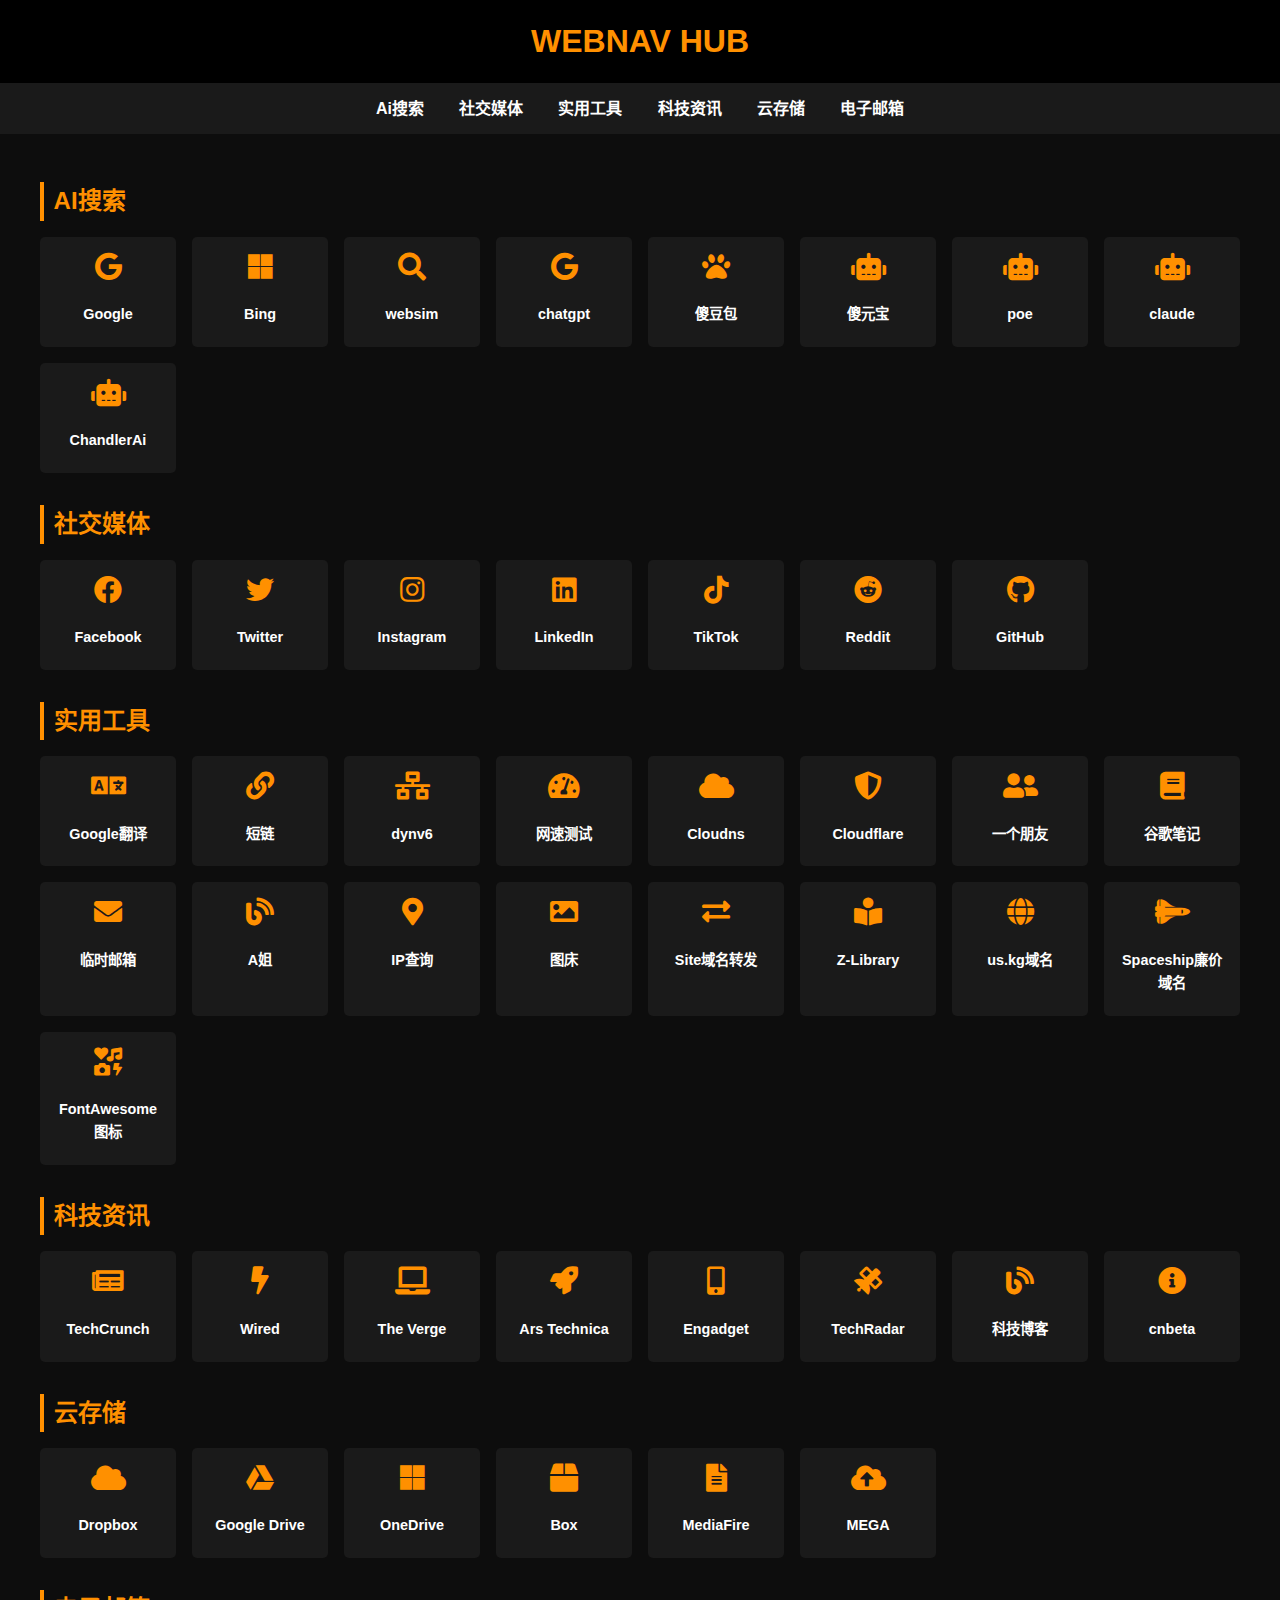
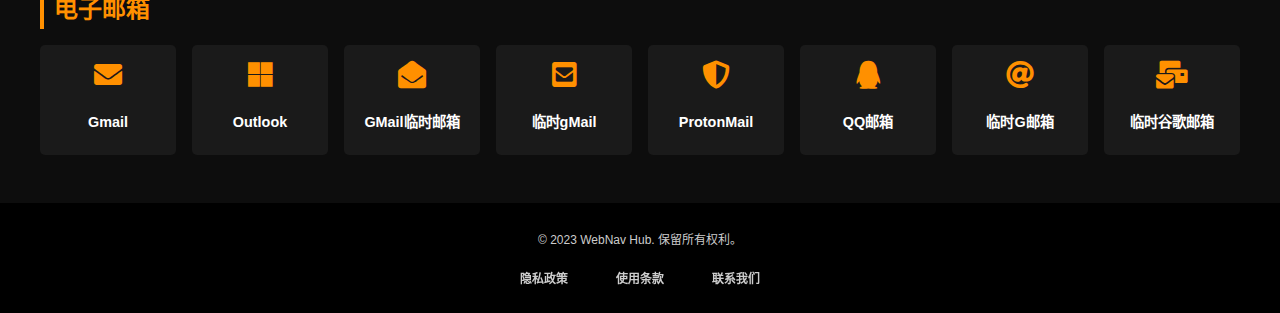
<file: ty.html>
<!DOCTYPE html>
<html lang="zh-CN">
<head>
  <meta charset="UTF-8">
  <meta name="viewport" content="width=device-width, initial-scale=1.0">
  <base href="https://webnavhub.com/">
  <title>WebNav Hub</title>
  <style>
    :root {
      --primary-color: #ff9000;
      --bg-color: #0d0d0d;
      --card-bg-color: #1a1a1a;
      --text-color: #fff;
    }
    
    html {
      font-size: 16px;
    }
    
    body {
      font-family: Arial, sans-serif;
      margin: 0;
      padding: 0;
      background-color: var(--bg-color);
      color: var(--text-color);
      line-height: 1.6;
    }
    
    header {
      background-color: #000;
      padding: 1rem;
      text-align: center;
    }
    
    header h1 {
      font-size: 2rem;
      font-weight: bold;
      color: var(--primary-color);
      margin: 0;
      text-transform: uppercase;
    }
    
    nav {
      background-color: var(--card-bg-color);
      padding: 0.5rem;
      position: sticky;
      top: 0;
      z-index: 1000;
    }
    
    nav ul {
      list-style-type: none;
      padding: 0;
      margin: 0;
      display: flex;
      justify-content: center;
      flex-wrap: wrap;
    }
    
    nav li {
      margin: 0.3rem;
    }
    
    nav a {
      color: var(--text-color);
      text-decoration: none;
      font-size: 1rem;
      font-weight: bold;
      padding: 0.5rem 0.8rem;
      border-radius: 1.25rem;
      transition: background-color 0.3s, color 0.3s;
    }
    
    nav a:hover, nav a.active {
      background-color: var(--primary-color);
      color: #000;
    }
    
    main {
      max-width: 1200px;
      margin: 0 auto;
      padding: 1rem;
    }
    
    .category-title {
      font-size: 1.5rem;
      font-weight: bold;
      margin: 2rem 0 1rem;
      color: var(--primary-color);
      border-left: 4px solid var(--primary-color);
      padding-left: 0.6rem;
      text-transform: uppercase;
    }
    
    .link-grid {
      display: grid;
      grid-template-columns: repeat(auto-fill, minmax(8rem, 1fr));
      gap: 1rem;
      margin-bottom: 2rem;
    }
    
    .link-card {
      background-color: var(--card-bg-color);
      border-radius: 5px;
      padding: 1rem;
      text-align: center;
      transition: all 0.3s ease;
      cursor: pointer;
    }
    
    .link-card:hover {
      background-color: #2a2a2a;
      transform: translateY(-5px);
    }
    
    .link-card i {
      font-size: 1.75rem;
      margin-bottom: 0.5rem;
      color: var(--primary-color);
    }
    
    .link-card h3 {
      font-size: 0.9rem;
      margin-bottom: 0.3rem;
      color: var(--text-color);
    }
    
    footer {
      background-color: #000;
      color: #ccc;
      text-align: center;
      padding: 1rem;
      font-size: 0.75rem;
    }
    
    footer nav {
      margin-top: 0.6rem;
      background-color: transparent;
    }
    
    footer nav a {
      color: #ccc;
      margin: 0 0.6rem;
      font-size: 0.75rem;
    }
    
    @media (max-width: 768px) {
      html {
        font-size: 14px;
      }
      
      .link-grid {
        grid-template-columns: repeat(auto-fill, minmax(7rem, 1fr));
      }
      
      nav {
        padding: 0.3rem;
      }
      
      nav a {
        padding: 0.4rem 0.6rem;
      }
    }
    
    @media (max-width: 480px) {
      html {
        font-size: 12px;
      }
      
      .link-grid {
        grid-template-columns: repeat(auto-fill, minmax(6rem, 1fr));
      }
      
      header h1 {
        font-size: 1.8rem;
      }
    }
  </style>
  <link rel="stylesheet" href="https://cdnjs.cloudflare.com/ajax/libs/font-awesome/5.15.3/css/all.min.css">
  <script>
    document.addEventListener('DOMContentLoaded', function() {
      var navLinks = document.querySelectorAll('nav a');

      navLinks.forEach(function(link) {
        link.addEventListener('click', function(e) {
          e.preventDefault();
          navLinks.forEach(l => l.classList.remove('active'));
          this.classList.add('active');
          var targetId = this.getAttribute('href').split('#')[1];
          var targetElement = document.getElementById(targetId);
          if (targetElement) {
            targetElement.scrollIntoView({ behavior: 'smooth' });

            var newUrl = window.location.protocol + "//" + window.location.host + window.location.pathname + '#' + targetId;
            window.history.pushState({path: newUrl}, '', newUrl);
          }
        });
      });

      function handleHashChange() {
        var hash = window.location.hash;
        if (hash) {
          var targetElement = document.getElementById(hash.substring(1));
          if (targetElement) {
            targetElement.scrollIntoView({ behavior: 'smooth' });
            var activeLink = document.querySelector('nav a[href="' + hash + '"]');
            if (activeLink) {
              navLinks.forEach(l => l.classList.remove('active'));
              activeLink.classList.add('active');
            }
          }
        }
      }

      window.addEventListener('hashchange', handleHashChange);
      handleHashChange();

      var linkCards = document.querySelectorAll('.link-card');
      linkCards.forEach(function(card) {
        card.addEventListener('click', function() {
          window.open(this.getAttribute('href'), '_blank');
        });
      });
    });
  </script>
</head>
<body>
  <header>
    <h1>WebNav Hub</h1>
  </header>
  <nav>
    <ul>
      <li><a href="#ai-search">Ai搜索</a></li>
      <li><a href="#social">社交媒体</a></li>
      <li><a href="#tools">实用工具</a></li>
      <li><a href="#tech-news">科技资讯</a></li>
      <li><a href="#cloud-storage">云存储</a></li>
      <li><a href="#email">电子邮箱</a></li>
    </ul>
  </nav>
   <main>
    <h2 class="category-title" id="ai-search">Ai搜索</h2>
    <section class="link-grid">
      <div class="link-card" href="https://www.google.com">
        <i class="fab fa-google"></i>
        <h3>Google</h3>
      </div>
      <div class="link-card" href="https://www.bing.com">
        <i class="fab fa-microsoft"></i>
        <h3>Bing</h3>
      </div>
      <div class="link-card" href="https://websim.ai/">
        <i class="fas fa-search"></i>
        <h3>websim</h3>
      </div>
      <div class="link-card" href="https://chatgpt.com/">
        <i class="fab fa-google"></i>
        <h3>chatgpt</h3>
      </div>
      <div class="link-card" href="https://www.doubao.com/chat/">
        <i class="fas fa-paw"></i>
        <h3>傻豆包</h3>
      </div>
      <div class="link-card" href="https://yuanbao.tencent.com/">
        <i class="fas fa-robot"></i>
        <h3>傻元宝</h3>
      </div>
      <div class="link-card" href="https://poe.com/">
        <i class="fas fa-robot"></i>
        <h3>poe</h3>
      </div>
      <div class="link-card" href="https://claude.ai/">
        <i class="fas fa-robot"></i>
        <h3>claude</h3>
      </div>
      <div class="link-card" href="https://chandler.bet/">
        <i class="fas fa-robot"></i>
        <h3>ChandlerAi</h3>
      </div>
    </section>

    <h2 class="category-title" id="social">社交媒体</h2>
    <section class="link-grid">
      <div class="link-card" href="https://www.facebook.com">
        <i class="fab fa-facebook"></i>
        <h3>Facebook</h3>
      </div>
      <div class="link-card" href="https://twitter.com">
        <i class="fab fa-twitter"></i>
        <h3>Twitter</h3>
      </div>
      <div class="link-card" href="https://www.instagram.com">
        <i class="fab fa-instagram"></i>
        <h3>Instagram</h3>
      </div>
      <div class="link-card" href="https://www.linkedin.com">
        <i class="fab fa-linkedin"></i>
        <h3>LinkedIn</h3>
      </div>
      <div class="link-card" href="https://www.tiktok.com">
        <i class="fab fa-tiktok"></i>
        <h3>TikTok</h3>
      </div>
      <div class="link-card" href="https://www.reddit.com">
        <i class="fab fa-reddit"></i>
        <h3>Reddit</h3>
      </div>
      <div class="link-card" href="https://github.com/">
        <i class="fab fa-github"></i>
        <h3>GitHub</h3>
      </div>
    </section>

    <h2 class="category-title" id="tools">实用工具</h2>
    <section class="link-grid">
      <div class="link-card" href="https://translate.google.com">
        <i class="fas fa-language"></i>
        <h3>Google翻译</h3>
      </div>
      <div class="link-card" href="https://d.186404.xyz/">
        <i class="fas fa-link"></i>
        <h3>短链</h3>
      </div>
      <div class="link-card" href="https://dynv6.com/">
        <i class="fas fa-network-wired"></i>
        <h3>dynv6</h3>
      </div>
      <div class="link-card" href="https://fast.com/">
        <i class="fas fa-tachometer-alt"></i>
        <h3>网速测试</h3>
      </div>
      <div class="link-card" href="https://www.cloudns.net/">
        <i class="fas fa-cloud"></i>
        <h3>Cloudns</h3>
      </div>
      <div class="link-card" href="https://www.cloudflare.com/zh-cn/">
        <i class="fas fa-shield-alt"></i>
        <h3>Cloudflare</h3>
      </div>
      <div class="link-card" href="https://ygpy.net/">
        <i class="fas fa-user-friends"></i>
        <h3>一个朋友</h3>
      </div>
      <div class="link-card" href="https://notebooklm.google/">
        <i class="fas fa-book"></i>
        <h3>谷歌笔记</h3>
      </div>
      <div class="link-card" href="https://email.ml/">
        <i class="fas fa-envelope"></i>
        <h3>临时邮箱</h3>
      </div>
      <div class="link-card" href="https://www.ahhhhfs.com/">
        <i class="fas fa-blog"></i>
        <h3>A姐</h3>
      </div>
      <div class="link-card" href="https://ip.sb/">
        <i class="fas fa-map-marker-alt"></i>
        <h3>IP查询</h3>
      </div>
      <div class="link-card" href="https://img.186404.xyz/">
        <i class="fas fa-image"></i>
        <h3>图床</h3>
      </div>
      <div class="link-card" href="https://www.site.ac/">
        <i class="fas fa-exchange-alt"></i>
        <h3>Site域名转发</h3>
      </div>
      <div class="link-card" href="https://zh.go-to-library.sk/">
        <i class="fas fa-book-reader"></i>
        <h3>Z-Library</h3>
      </div>
      <div class="link-card" href="https://nic.us.kg/">
        <i class="fas fa-globe"></i>
        <h3>us.kg域名</h3>
      </div>
      <div class="link-card" href="https://www.spaceship.com/zh/">
        <i class="fas fa-space-shuttle"></i>
        <h3>Spaceship廉价域名</h3>
      </div>
      <div class="link-card" href="https://fontawesome.com/">
        <i class="fas fa-icons"></i>
        <h3>FontAwesome图标</h3>
      </div>
    </section>

    <h2 class="category-title" id="tech-news">科技资讯</h2>
    <section class="link-grid">
      <div class="link-card" href="https://www.techcrunch.com">
        <i class="fas fa-newspaper"></i>
        <h3>TechCrunch</h3>
      </div>
      <div class="link-card" href="https://www.wired.com">
        <i class="fas fa-bolt"></i>
        <h3>Wired</h3>
      </div>
      <div class="link-card" href="https://www.theverge.com">
        <i class="fas fa-laptop"></i>
        <h3>The Verge</h3>
      </div>
      <div class="link-card" href="https://arstechnica.com">
        <i class="fas fa-rocket"></i>
        <h3>Ars Technica</h3>
      </div>
      <div class="link-card" href="https://www.engadget.com">
        <i class="fas fa-mobile-alt"></i>
        <h3>Engadget</h3>
      </div>
      <div class="link-card" href="https://techradar.com">
        <i class="fas fa-satellite"></i>
        <h3>TechRadar</h3>
      </div>
      <div class="link-card" href="https://b.186404.xyz/">
        <i class="fas fa-blog"></i>
        <h3>科技博客</h3>
      </div>
      <div class="link-card" href="https://www.cnbeta.com.tw/">
        <i class="fas fa-info-circle"></i>
        <h3>cnbeta</h3>
      </div>
    </section>

    <h2 class="category-title" id="cloud-storage">云存储</h2>
    <section class="link-grid">
      <div class="link-card" href="https://www.dropbox.com">
        <i class="fas fa-cloud"></i>
        <h3>Dropbox</h3>
      </div>
      <div class="link-card" href="https://drive.google.com">
        <i class="fab fa-google-drive"></i>
        <h3>Google Drive</h3>
      </div>
      <div class="link-card" href="https://onedrive.live.com">
        <i class="fab fa-microsoft"></i>
        <h3>OneDrive</h3>
      </div>
      <div class="link-card" href="https://www.box.com">
        <i class="fas fa-box"></i>
        <h3>Box</h3>
      </div>
      <div class="link-card" href="https://www.mediafire.com">
        <i class="fas fa-file-alt"></i>
        <h3>MediaFire</h3>
      </div>
      <div class="link-card" href="https://mega.nz">
        <i class="fas fa-cloud-upload-alt"></i>
        <h3>MEGA</h3>
      </div>
    </section>

    <h2 class="category-title" id="email">电子邮箱</h2>
    <section class="link-grid">
      <div class="link-card" href="https://mail.google.com">
        <i class="fas fa-envelope"></i>
        <h3>Gmail</h3>
      </div>
      <div class="link-card" href="https://outlook.live.com">
        <i class="fab fa-microsoft"></i>
        <h3>Outlook</h3>
      </div>
      <div class="link-card" href="https://22.do/">
        <i class="fas fa-envelope-open"></i>
        <h3>GMail临时邮箱</h3>
      </div>
      <div class="link-card" href="https://www.agogmail.com/">
        <i class="fas fa-envelope-square"></i>
        <h3>临时gMail</h3>
      </div>
      <div class="link-card" href="https://www.protonmail.com">
        <i class="fas fa-shield-alt"></i>
        <h3>ProtonMail</h3>
      </div>
      <div class="link-card" href="https://mail.qq.com">
        <i class="fab fa-qq"></i>
        <h3>QQ邮箱</h3>
      </div>
      <div class="link-card" href="https://www.emailnator.com/">
        <i class="fas fa-at"></i>
        <h3>临时G邮箱</h3>
      </div>
      <div class="link-card" href="https://www.linshigmail.com/">
        <i class="fas fa-mail-bulk"></i>
        <h3>临时谷歌邮箱</h3>
      </div>
    </section>
  </main>
  <footer>
    <p>&copy; 2023 WebNav Hub. 保留所有权利。</p>
    <nav>
      <a href="#">隐私政策</a>
      <a href="#">使用条款</a>
      <a href="#">联系我们</a>
    </nav>
  </footer>
</body>
</html>
</file>
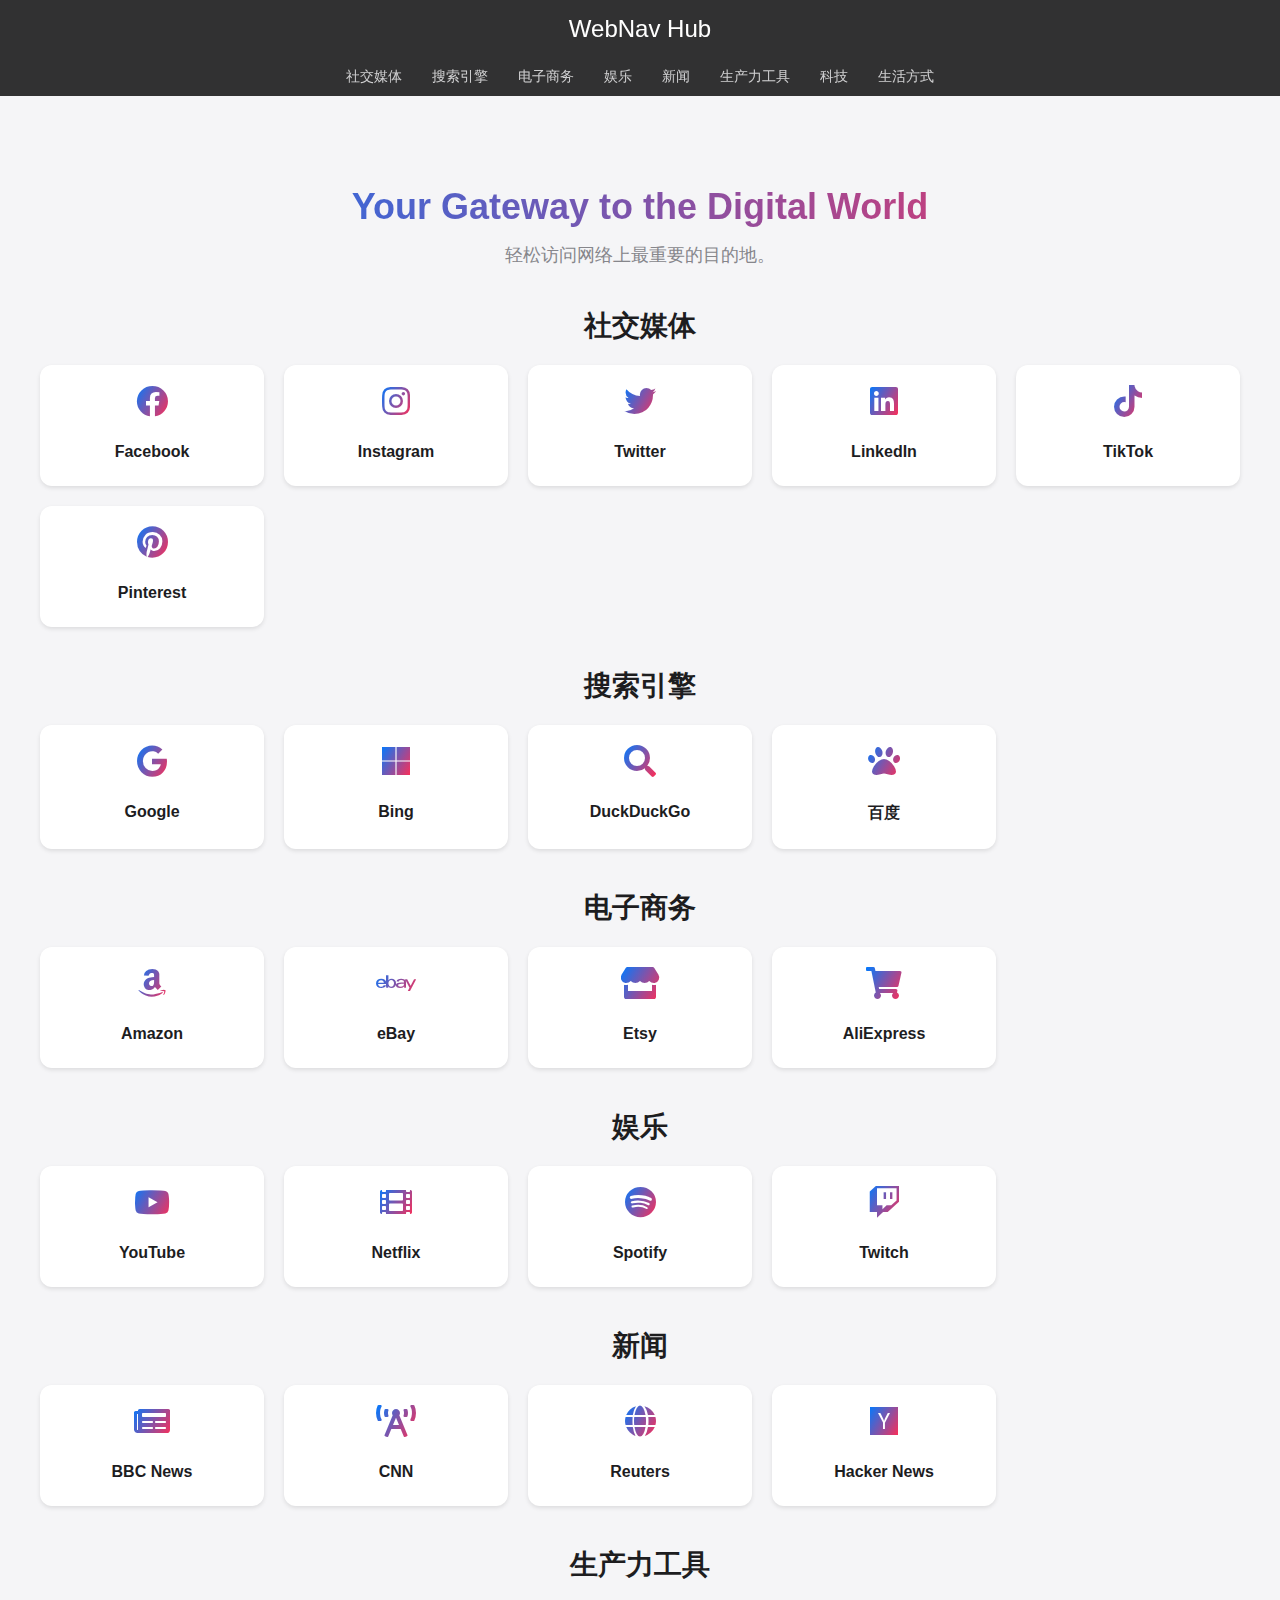
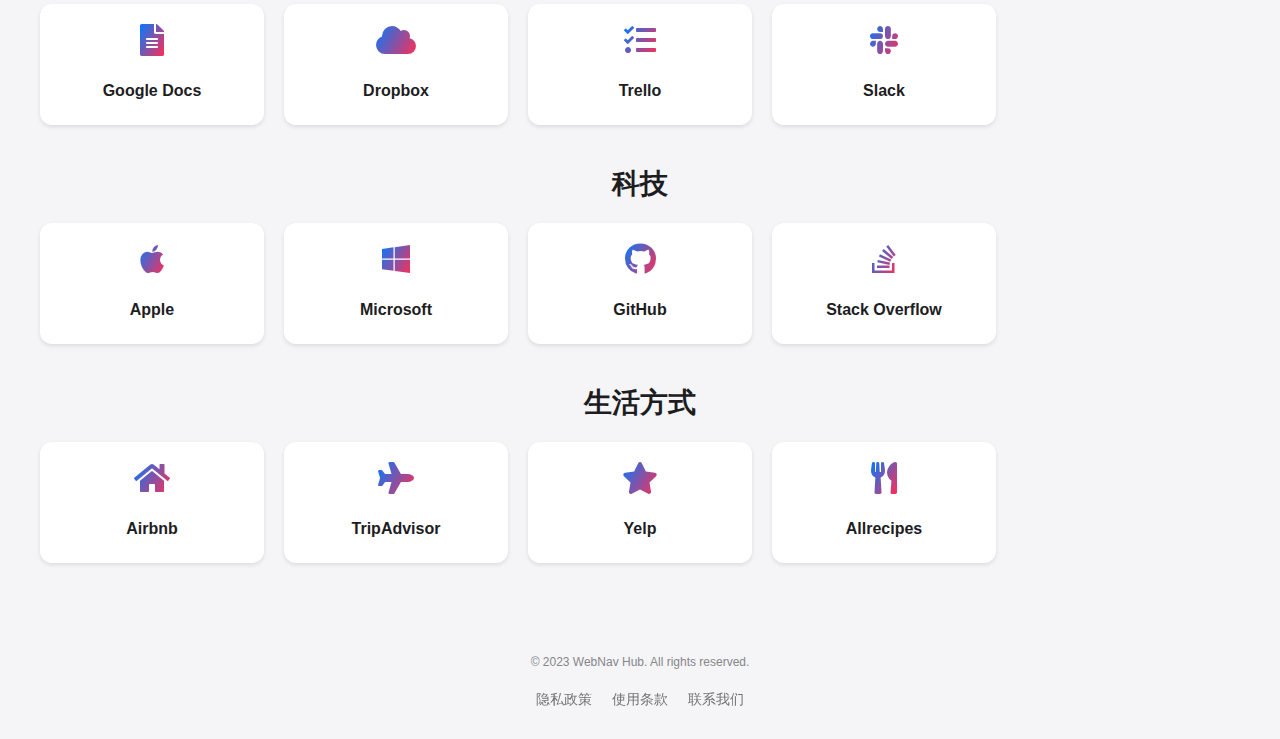
<file: ty2.html>
<html><head><base href="https://ap.free2.dns.army/"><title>WebNav Hub</title>
<style>
  body {
    font-family: -apple-system, BlinkMacSystemFont, 'Segoe UI', Roboto, Oxygen, Ubuntu, Cantarell, 'Open Sans', 'Helvetica Neue', sans-serif;
    margin: 0;
    padding: 0;
    background-color: #f5f5f7;
    color: #1d1d1f;
    scroll-behavior: smooth;
  }
  header {
    background-color: rgba(0, 0, 0, 0.8);
    color: #ffffff;
    padding: 15px;
    text-align: center;
    position: sticky;
    top: 0;
    z-index: 1000;
  }
  header h1 {
    font-size: 24px;
    font-weight: 500;
    margin: 0;
  }
  nav {
    display: flex;
    justify-content: center;
    background-color: rgba(0, 0, 0, 0.8);
    padding: 10px;
    overflow-x: auto;
    white-space: nowrap;
    position: sticky;
    top: 54px;
    z-index: 999;
  }
  nav a {
    color: #f5f5f7;
    text-decoration: none;
    margin: 0 15px;
    font-size: 14px;
    opacity: 0.8;
    transition: opacity 0.3s;
  }
  nav a:hover {
    opacity: 1;
  }
  main {
    max-width: 1200px;
    margin: 0 auto;
    padding: 20px;
  }
  .hero {
    text-align: center;
    margin-bottom: 40px;
    padding-top: 40px;
  }
  .hero h2 {
    font-size: 36px;
    font-weight: 700;
    margin-bottom: 15px;
    background: linear-gradient(90deg, #007aff, #ff2d55);
    -webkit-background-clip: text;
    -webkit-text-fill-color: transparent;
  }
  .hero p {
    font-size: 18px;
    color: #86868b;
    max-width: 600px;
    margin: 0 auto;
  }
  .link-grid {
    display: grid;
    grid-template-columns: repeat(auto-fill, minmax(200px, 1fr));
    gap: 20px;
    margin-bottom: 40px;
  }
  .link-card {
    background-color: #ffffff;
    border-radius: 12px;
    padding: 20px;
    text-align: center;
    transition: all 0.3s ease;
    text-decoration: none;
    color: #1d1d1f;
    box-shadow: 0 2px 4px rgba(0,0,0,0.1);
  }
  .link-card:hover {
    transform: scale(1.03);
    box-shadow: 0 4px 8px rgba(0,0,0,0.1);
  }
  .link-card i {
    font-size: 32px;
    margin-bottom: 10px;
    background: linear-gradient(120deg, #007aff, #ff2d55);
    -webkit-background-clip: text;
    -webkit-text-fill-color: transparent;
  }
  .link-card h3 {
    font-size: 16px;
    margin-bottom: 5px;
    font-weight: 600;
  }
  .category-title {
    font-size: 28px;
    font-weight: 700;
    margin: 40px 0 20px;
    text-align: center;
    color: #1d1d1f;
    scroll-margin-top: 120px;
  }
  footer {
    background-color: #f5f5f7;
    color: #86868b;
    text-align: center;
    padding: 20px;
    font-size: 12px;
  }
  footer nav {
    margin-top: 10px;
    background-color: transparent;
  }
  footer nav a {
    color: #515154;
    margin: 0 10px;
  }
  @media (max-width: 768px) {
    .link-grid {
      grid-template-columns: repeat(auto-fill, minmax(150px, 1fr));
    }
    .link-card {
      padding: 15px;
    }
    .link-card i {
      font-size: 24px;
    }
    .link-card h3 {
      font-size: 14px;
    }
    .category-title {
      scroll-margin-top: 100px;
    }
  }
  @media (max-width: 480px) {
    .link-grid {
      grid-template-columns: repeat(auto-fill, minmax(120px, 1fr));
    }
    .hero h2 {
      font-size: 28px;
    }
    .hero p {
      font-size: 16px;
    }
    .category-title {
      font-size: 24px;
    }
  }
</style>
<link rel="stylesheet" href="https://cdnjs.cloudflare.com/ajax/libs/font-awesome/5.15.3/css/all.min.css">
<script>
  document.addEventListener('DOMContentLoaded', function() {
    var navLinks = document.querySelectorAll('nav a');
    navLinks.forEach(function(link) {
      link.addEventListener('click', function(e) {
        e.preventDefault();
        var targetId = this.getAttribute('href').split('#')[1];
        var targetElement = document.getElementById(targetId);
        if (targetElement) {
          targetElement.scrollIntoView({ behavior: 'smooth' });
          // Update URL without reloading the page
          history.pushState(null, null, '#' + targetId);
        }
      });
    });

    // Handle initial load and back/forward navigation
    function handleHashChange() {
      var hash = window.location.hash;
      if (hash) {
        var targetElement = document.getElementById(hash.substring(1));
        if (targetElement) {
          targetElement.scrollIntoView({ behavior: 'smooth' });
        }
      }
    }

    window.addEventListener('hashchange', handleHashChange);
    handleHashChange(); // Handle initial load
  });
</script>
</head>
<body>
  <header>
    <h1>WebNav Hub</h1>
  </header>
  <nav>
    <a href="#social">社交媒体</a>
    <a href="#search">搜索引擎</a>
    <a href="#ecommerce">电子商务</a>
    <a href="#entertainment">娱乐</a>
    <a href="#news">新闻</a>
    <a href="#productivity">生产力工具</a>
    <a href="#tech">科技</a>
    <a href="#lifestyle">生活方式</a>
  </nav>
  <main>
    <section class="hero">
      <h2>Your Gateway to the Digital World</h2>
      <p>轻松访问网络上最重要的目的地。</p>
    </section>
    
    <h2 class="category-title" id="social">社交媒体</h2>
    <section class="link-grid">
      <a href="https://www.facebook.com" class="link-card">
        <i class="fab fa-facebook"></i>
        <h3>Facebook</h3>
      </a>
      <a href="https://www.instagram.com" class="link-card">
        <i class="fab fa-instagram"></i>
        <h3>Instagram</h3>
      </a>
      <a href="https://www.twitter.com" class="link-card">
        <i class="fab fa-twitter"></i>
        <h3>Twitter</h3>
      </a>
      <a href="https://www.linkedin.com" class="link-card">
        <i class="fab fa-linkedin"></i>
        <h3>LinkedIn</h3>
      </a>
      <a href="https://www.tiktok.com" class="link-card">
        <i class="fab fa-tiktok"></i>
        <h3>TikTok</h3>
      </a>
      <a href="https://www.pinterest.com" class="link-card">
        <i class="fab fa-pinterest"></i>
        <h3>Pinterest</h3>
      </a>
    </section>
    
    <h2 class="category-title" id="search">搜索引擎</h2>
    <section class="link-grid">
      <a href="https://www.google.com" class="link-card">
        <i class="fab fa-google"></i>
        <h3>Google</h3>
      </a>
      <a href="https://www.bing.com" class="link-card">
        <i class="fab fa-microsoft"></i>
        <h3>Bing</h3>
      </a>
      <a href="https://duckduckgo.com" class="link-card">
        <i class="fas fa-search"></i>
        <h3>DuckDuckGo</h3>
      </a>
      <a href="https://www.baidu.com" class="link-card">
        <i class="fas fa-paw"></i>
        <h3>百度</h3>
      </a>
    </section>
    
    <h2 class="category-title" id="ecommerce">电子商务</h2>
    <section class="link-grid">
      <a href="https://www.amazon.com" class="link-card">
        <i class="fab fa-amazon"></i>
        <h3>Amazon</h3>
      </a>
      <a href="https://www.ebay.com" class="link-card">
        <i class="fab fa-ebay"></i>
        <h3>eBay</h3>
      </a>
      <a href="https://www.etsy.com" class="link-card">
        <i class="fas fa-store"></i>
        <h3>Etsy</h3>
      </a>
      <a href="https://www.aliexpress.com" class="link-card">
        <i class="fas fa-shopping-cart"></i>
        <h3>AliExpress</h3>
      </a>
    </section>
    
    <h2 class="category-title" id="entertainment">娱乐</h2>
    <section class="link-grid">
      <a href="https://www.youtube.com" class="link-card">
        <i class="fab fa-youtube"></i>
        <h3>YouTube</h3>
      </a>
      <a href="https://www.netflix.com" class="link-card">
        <i class="fas fa-film"></i>
        <h3>Netflix</h3>
      </a>
      <a href="https://www.spotify.com" class="link-card">
        <i class="fab fa-spotify"></i>
        <h3>Spotify</h3>
      </a>
      <a href="https://www.twitch.tv" class="link-card">
        <i class="fab fa-twitch"></i>
        <h3>Twitch</h3>
      </a>
    </section>
    
    <h2 class="category-title" id="news">新闻</h2>
    <section class="link-grid">
      <a href="https://www.bbc.com" class="link-card">
        <i class="fas fa-newspaper"></i>
        <h3>BBC News</h3>
      </a>
      <a href="https://www.cnn.com" class="link-card">
        <i class="fas fa-broadcast-tower"></i>
        <h3>CNN</h3>
      </a>
      <a href="https://www.reuters.com" class="link-card">
        <i class="fas fa-globe"></i>
        <h3>Reuters</h3>
      </a>
      <a href="https://news.ycombinator.com" class="link-card">
        <i class="fab fa-hacker-news"></i>
        <h3>Hacker News</h3>
      </a>
    </section>
    
    <h2 class="category-title" id="productivity">生产力工具</h2>
    <section class="link-grid">
      <a href="https://www.google.com/docs/about/" class="link-card">
        <i class="fas fa-file-alt"></i>
        <h3>Google Docs</h3>
      </a>
      <a href="https://www.dropbox.com" class="link-card">
        <i class="fas fa-cloud"></i>
        <h3>Dropbox</h3>
      </a>
      <a href="https://trello.com" class="link-card">
        <i class="fas fa-tasks"></i>
        <h3>Trello</h3>
      </a>
      <a href="https://slack.com" class="link-card">
        <i class="fab fa-slack"></i>
        <h3>Slack</h3>
      </a>
    </section>
    
    <h2 class="category-title" id="tech">科技</h2>
    <section class="link-grid">
      <a href="https://www.apple.com" class="link-card">
        <i class="fab fa-apple"></i>
        <h3>Apple</h3>
      </a>
      <a href="https://www.microsoft.com" class="link-card">
        <i class="fab fa-windows"></i>
        <h3>Microsoft</h3>
      </a>
      <a href="https://github.com" class="link-card">
        <i class="fab fa-github"></i>
        <h3>GitHub</h3>
      </a>
      <a href="https://stackoverflow.com" class="link-card">
        <i class="fab fa-stack-overflow"></i>
        <h3>Stack Overflow</h3>
      </a>
    </section>
    
    <h2 class="category-title" id="lifestyle">生活方式</h2>
    <section class="link-grid">
      <a href="https://www.airbnb.com" class="link-card">
        <i class="fas fa-home"></i>
        <h3>Airbnb</h3>
      </a>
      <a href="https://www.tripadvisor.com" class="link-card">
        <i class="fas fa-plane"></i>
        <h3>TripAdvisor</h3>
      </a>
      <a href="https://www.yelp.com" class="link-card">
        <i class="fas fa-star"></i>
        <h3>Yelp</h3>
      </a>
      <a href="https://www.allrecipes.com" class="link-card">
        <i class="fas fa-utensils"></i>
        <h3>Allrecipes</h3>
      </a>
    </section>
  </main>
  <footer>
    <p>&copy; 2023 WebNav Hub. All rights reserved.</p>
    <nav>
      <a href="#">隐私政策</a>
      <a href="#">使用条款</a>
      <a href="#">联系我们</a>
    </nav>
  </footer>
</body></html>
</file>
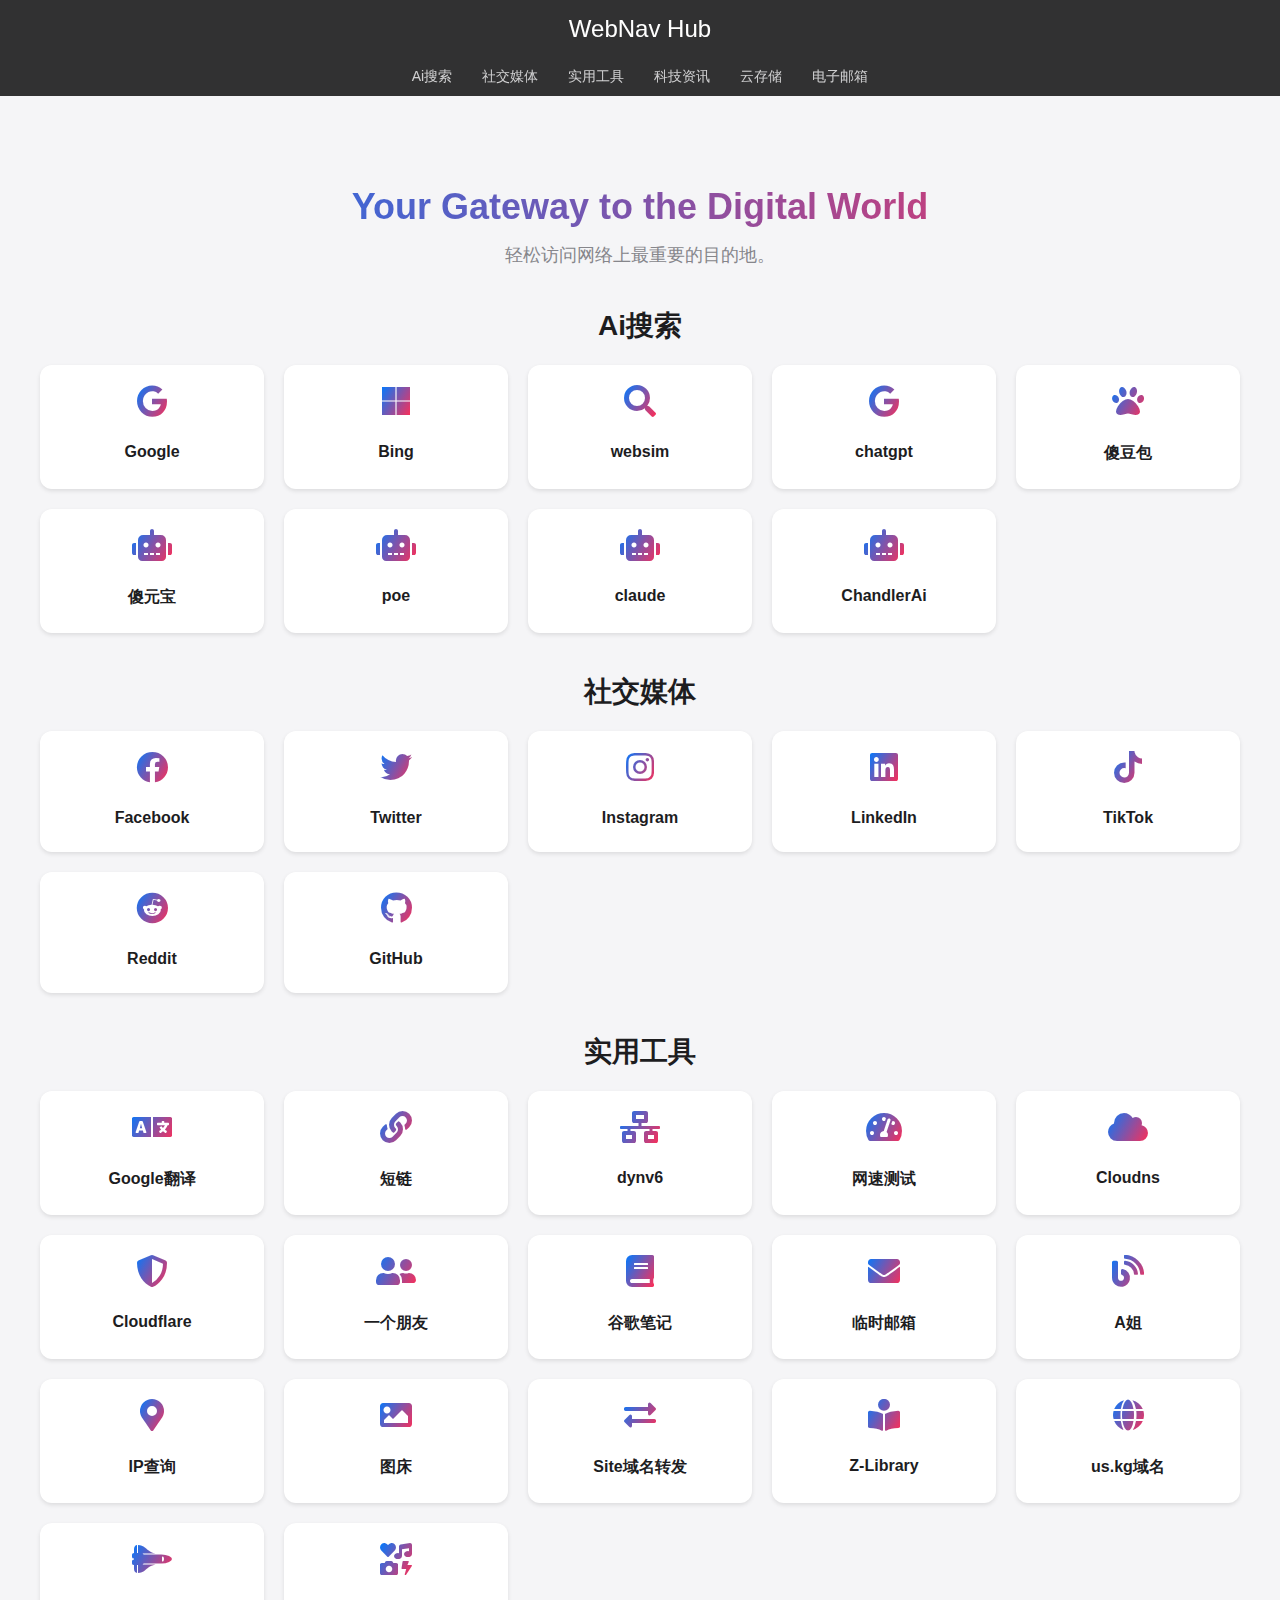
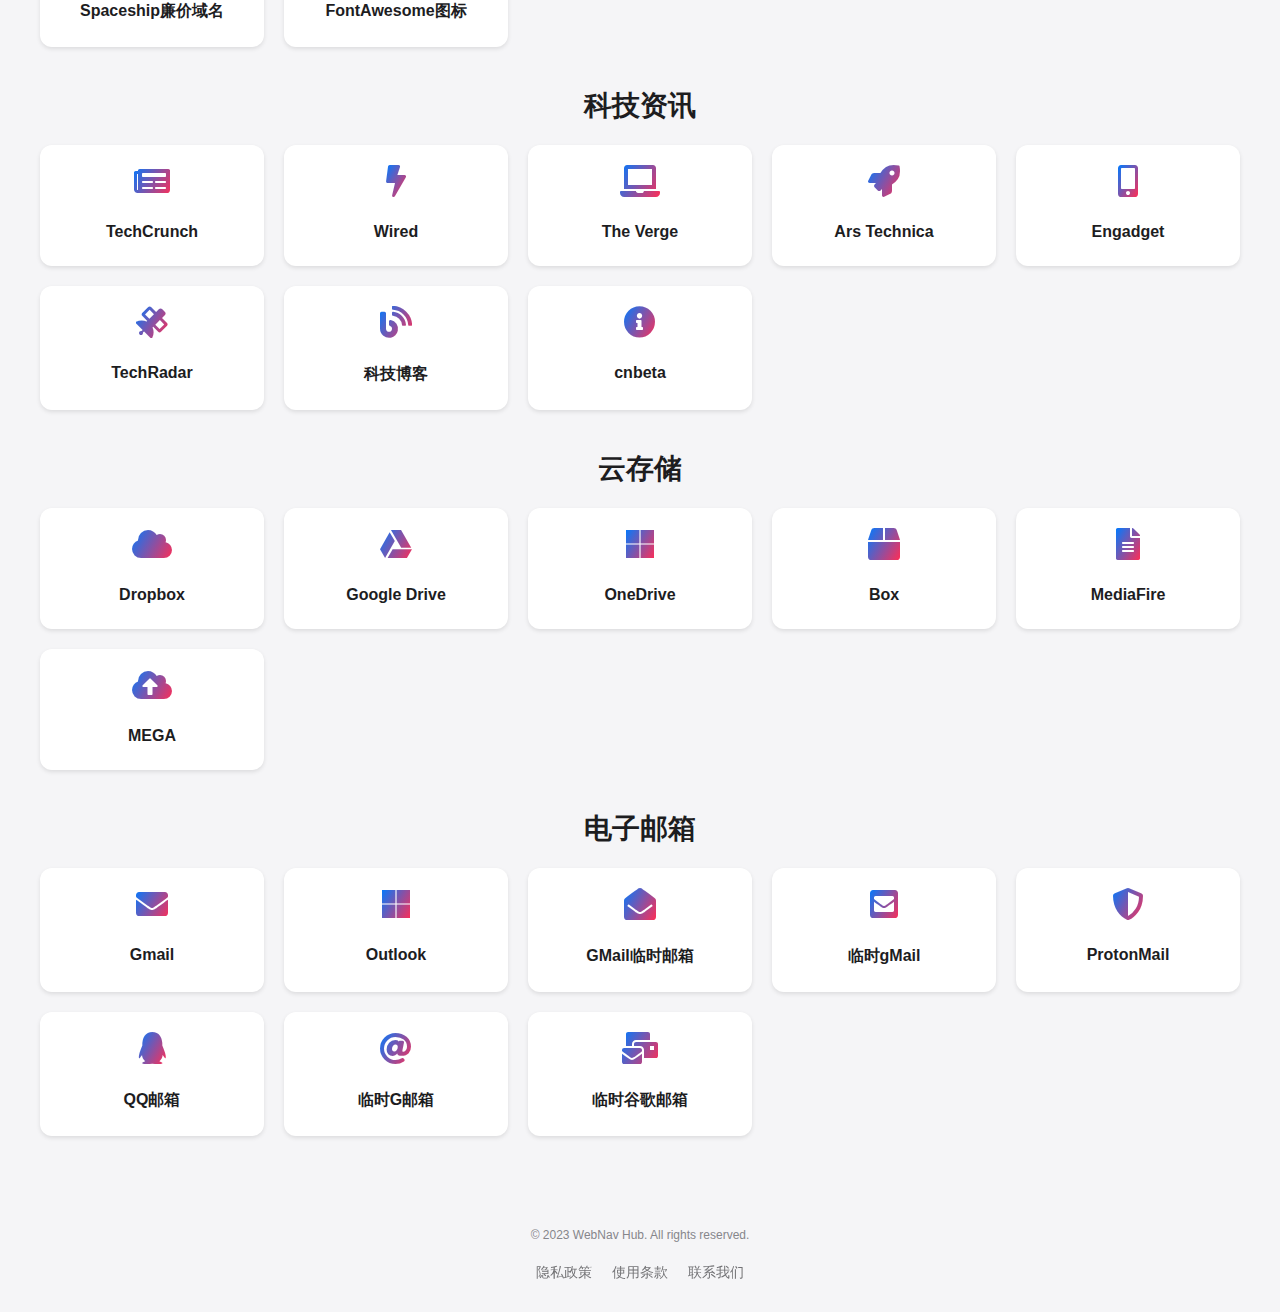
<file: 抖动.html>
<html><head><base href="https://webnavhub.com/"><title>WebNav Hub</title>
<style>
  body {
    font-family: -apple-system, BlinkMacSystemFont, 'Segoe UI', Roboto, Oxygen, Ubuntu, Cantarell, 'Open Sans', 'Helvetica Neue', sans-serif;
    margin: 0;
    padding: 0;
    background-color: #f5f5f7;
    color: #1d1d1f;
    scroll-behavior: smooth;
  }
  header {
    background-color: rgba(0, 0, 0, 0.8);
    color: #ffffff;
    padding: 15px;
    text-align: center;
    position: sticky;
    top: 0;
    z-index: 1000;
  }
  header h1 {
    font-size: 24px;
    font-weight: 500;
    margin: 0;
  }
  nav {
    display: flex;
    justify-content: center;
    background-color: rgba(0, 0, 0, 0.8);
    padding: 10px;
    overflow-x: auto;
    white-space: nowrap;
    position: sticky;
    top: 54px;
    z-index: 999;
  }
  nav a {
    color: #f5f5f7;
    text-decoration: none;
    margin: 0 15px;
    font-size: 14px;
    opacity: 0.8;
    transition: opacity 0.3s;
  }
  nav a:hover {
    opacity: 1;
  }
  main {
    max-width: 1200px;
    margin: 0 auto;
    padding: 20px;
  }
  .hero {
    text-align: center;
    margin-bottom: 40px;
    padding-top: 40px;
  }
  .hero h2 {
    font-size: 36px;
    font-weight: 700;
    margin-bottom: 15px;
    background: linear-gradient(90deg, #007aff, #ff2d55);
    -webkit-background-clip: text;
    -webkit-text-fill-color: transparent;
  }
  .hero p {
    font-size: 18px;
    color: #86868b;
    max-width: 600px;
    margin: 0 auto;
  }
  .link-grid {
    display: grid;
    grid-template-columns: repeat(auto-fill, minmax(200px, 1fr));
    gap: 20px;
    margin-bottom: 40px;
  }
  .link-card {
    background-color: #ffffff;
    border-radius: 12px;
    padding: 20px;
    text-align: center;
    transition: all 0.3s ease;
    text-decoration: none;
    color: #1d1d1f;
    box-shadow: 0 2px 4px rgba(0,0,0,0.1);
    cursor: pointer;
  }
  .link-card:hover {
    transform: scale(0.95);
    box-shadow: 0 4px 8px rgba(0,0,0,0.1);
  }
  .link-card i {
    font-size: 32px;
    margin-bottom: 10px;
    background: linear-gradient(120deg, #007aff, #ff2d55);
    -webkit-background-clip: text;
    -webkit-text-fill-color: transparent;
    display: inline-block;
  }
  .link-card:hover i {
    animation: shake 0.82s cubic-bezier(.36,.07,.19,.97) both;
  }
  @keyframes shake {
    10%, 90% { transform: translate3d(-1px, 0, 0); }
    20%, 80% { transform: translate3d(2px, 0, 0); }
    30%, 50%, 70% { transform: translate3d(-4px, 0, 0); }
    40%, 60% { transform: translate3d(4px, 0, 0); }
  }
  .link-card h3 {
    font-size: 16px;
    margin-bottom: 5px;
    font-weight: 600;
  }
  .category-title {
    font-size: 28px;
    font-weight: 700;
    margin: 40px 0 20px;
    text-align: center;
    color: #1d1d1f;
    scroll-margin-top: 120px;
  }
  footer {
    background-color: #f5f5f7;
    color: #86868b;
    text-align: center;
    padding: 20px;
    font-size: 12px;
  }
  footer nav {
    margin-top: 10px;
    background-color: transparent;
  }
  footer nav a {
    color: #515154;
    margin: 0 10px;
  }
  @media (max-width: 768px) {
    .link-grid {
      grid-template-columns: repeat(auto-fill, minmax(150px, 1fr));
    }
    .link-card {
      padding: 15px;
    }
    .link-card i {
      font-size: 24px;
    }
    .link-card h3 {
      font-size: 14px;
    }
    .category-title {
      scroll-margin-top: 100px;
    }
  }
  @media (max-width: 480px) {
    .link-grid {
      grid-template-columns: repeat(auto-fill, minmax(120px, 1fr));
    }
    .hero h2 {
      font-size: 28px;
    }
    .hero p {
      font-size: 16px;
    }
    .category-title {
      font-size: 24px;
    }
  }
</style>
<link rel="stylesheet" href="https://cdnjs.cloudflare.com/ajax/libs/font-awesome/5.15.3/css/all.min.css">
<script>
document.addEventListener('DOMContentLoaded', function() {
  var navLinks = document.querySelectorAll('nav a');
  
  navLinks.forEach(function(link) {
    link.addEventListener('click', function(e) {
      e.preventDefault();
      var targetId = this.getAttribute('href').split('#')[1];
      var targetElement = document.getElementById(targetId);
      if (targetElement) {
        targetElement.scrollIntoView({ behavior: 'smooth' });
        
        // Update URL without changing the domain
        var newUrl = window.location.protocol + "//" + window.location.host + window.location.pathname + '#' + targetId;
        window.history.pushState({path: newUrl}, '', newUrl);
      }
    });
  });

  // Handle initial load and back/forward navigation
  function handleHashChange() {
    var hash = window.location.hash;
    if (hash) {
      var targetElement = document.getElementById(hash.substring(1));
      if (targetElement) {
        targetElement.scrollIntoView({ behavior: 'smooth' });
      }
    }
  }

  window.addEventListener('hashchange', handleHashChange);
  handleHashChange(); // Handle initial load

  // Add click event for link cards
  var linkCards = document.querySelectorAll('.link-card');
  linkCards.forEach(function(card) {
    card.addEventListener('click', function() {
      window.open(this.getAttribute('href'), '_blank');
    });
  });
});
</script>
</head>
<body>
  <header>
    <h1>WebNav Hub</h1>
  </header>
  <nav>
    <a href="#ai-search">Ai搜索</a>
    <a href="#social">社交媒体</a>
    <a href="#tools">实用工具</a>
    <a href="#tech-news">科技资讯</a>
    <a href="#cloud-storage">云存储</a>
    <a href="#email">电子邮箱</a>
  </nav>
  <main>
    <section class="hero">
      <h2>Your Gateway to the Digital World</h2>
      <p>轻松访问网络上最重要的目的地。</p>
    </section>
    
    <h2 class="category-title" id="ai-search">Ai搜索</h2>
    <section class="link-grid">
      <a href="https://www.google.com" class="link-card">
        <i class="fab fa-google"></i>
        <h3>Google</h3>
      </a>
      <a href="https://www.bing.com" class="link-card">
        <i class="fab fa-microsoft"></i>
        <h3>Bing</h3>
      </a>
      <a href="https://websim.ai/" class="link-card">
        <i class="fas fa-search"></i>
        <h3>websim</h3>
      </a>
      <a href="https://chatgpt.com/" class="link-card">
        <i class="fab fa-google"></i>
        <h3>chatgpt</h3>
      </a>
      <a href="https://www.doubao.com/chat/" class="link-card">
        <i class="fas fa-paw"></i>
        <h3>傻豆包</h3>
      </a>
      <a href="https://yuanbao.tencent.com/" class="link-card">
        <i class="fas fa-robot"></i>
        <h3>傻元宝</h3>
      </a>
      <a href="https://poe.com/" class="link-card">
        <i class="fas fa-robot"></i>
        <h3>poe</h3>
      </a>
      <a href="https://claude.ai/" class="link-card">
        <i class="fas fa-robot"></i>
        <h3>claude</h3>
      </a>
      <a href="https://chandler.bet/" class="link-card">
        <i class="fas fa-robot"></i>
        <h3>ChandlerAi</h3>
      </a>
    </section>
    
    <h2 class="category-title" id="social">社交媒体</h2>
    <section class="link-grid">
      <a href="https://www.facebook.com" class="link-card">
        <i class="fab fa-facebook"></i>
        <h3>Facebook</h3>
      </a>
      <a href="https://twitter.com" class="link-card">
        <i class="fab fa-twitter"></i>
        <h3>Twitter</h3>
      </a>
      <a href="https://www.instagram.com" class="link-card">
        <i class="fab fa-instagram"></i>
        <h3>Instagram</h3>
      </a>
      <a href="https://www.linkedin.com" class="link-card">
        <i class="fab fa-linkedin"></i>
        <h3>LinkedIn</h3>
      </a>
      <a href="https://www.tiktok.com" class="link-card">
        <i class="fab fa-tiktok"></i>
        <h3>TikTok</h3>
      </a>
      <a href="https://www.reddit.com" class="link-card">
        <i class="fab fa-reddit"></i>
        <h3>Reddit</h3>
      </a>
      <a href="https://github.com/" class="link-card">
        <i class="fab fa-github"></i>
        <h3>GitHub</h3>
      </a>
    </section>
    
    <h2 class="category-title" id="tools">实用工具</h2>
    <section class="link-grid">
      <a href="https://translate.google.com" class="link-card">
        <i class="fas fa-language"></i>
        <h3>Google翻译</h3>
      </a>
      <a href="https://d.186404.xyz/" class="link-card">
        <i class="fas fa-link"></i>
        <h3>短链</h3>
      </a>
      <a href="https://dynv6.com/" class="link-card">
        <i class="fas fa-network-wired"></i>
        <h3>dynv6</h3>
      </a>
      <a href="https://fast.com/" class="link-card">
        <i class="fas fa-tachometer-alt"></i>
        <h3>网速测试</h3>
      </a>
      <a href="https://www.cloudns.net/" class="link-card">
        <i class="fas fa-cloud"></i>
        <h3>Cloudns</h3>
      </a>
      <a href="https://www.cloudflare.com/zh-cn/" class="link-card">
        <i class="fas fa-shield-alt"></i>
        <h3>Cloudflare</h3>
      </a>
      <a href="https://ygpy.net/" class="link-card">
        <i class="fas fa-user-friends"></i>
        <h3>一个朋友</h3>
      </a>
      <a href="https://notebooklm.google/" class="link-card">
        <i class="fas fa-book"></i>
        <h3>谷歌笔记</h3>
      </a>
      <a href="https://email.ml/" class="link-card">
        <i class="fas fa-envelope"></i>
        <h3>临时邮箱</h3>
      </a>
      <a href="https://www.ahhhhfs.com/" class="link-card">
        <i class="fas fa-blog"></i>
        <h3>A姐</h3>
      </a>
      <a href="https://ip.sb/" class="link-card">
        <i class="fas fa-map-marker-alt"></i>
        <h3>IP查询</h3>
      </a>
      <a href="https://img.186404.xyz/" class="link-card">
        <i class="fas fa-image"></i>
        <h3>图床</h3>
      </a>
      <a href="https://www.site.ac/" class="link-card">
        <i class="fas fa-exchange-alt"></i>
        <h3>Site域名转发</h3>
      </a>
      <a href="https://zh.go-to-library.sk/" class="link-card">
        <i class="fas fa-book-reader"></i>
        <h3>Z-Library</h3>
      </a>
      <a href="https://nic.us.kg/" class="link-card">
        <i class="fas fa-globe"></i>
        <h3>us.kg域名</h3>
      </a>
      <a href="https://www.spaceship.com/zh/" class="link-card">
        <i class="fas fa-space-shuttle"></i>
        <h3>Spaceship廉价域名</h3>
      </a>
      <a href="https://fontawesome.com/" class="link-card">
        <i class="fas fa-icons"></i>
        <h3>FontAwesome图标</h3>
      </a>
    </section>
    
    <h2 class="category-title" id="tech-news">科技资讯</h2>
    <section class="link-grid">
      <a href="https://www.techcrunch.com" class="link-card">
        <i class="fas fa-newspaper"></i>
        <h3>TechCrunch</h3>
      </a>
      <a href="https://www.wired.com" class="link-card">
        <i class="fas fa-bolt"></i>
        <h3>Wired</h3>
      </a>
      <a href="https://www.theverge.com" class="link-card">
        <i class="fas fa-laptop"></i>
        <h3>The Verge</h3>
      </a>
      <a href="https://arstechnica.com" class="link-card">
        <i class="fas fa-rocket"></i>
        <h3>Ars Technica</h3>
      </a>
      <a href="https://www.engadget.com" class="link-card">
        <i class="fas fa-mobile-alt"></i>
        <h3>Engadget</h3>
      </a>
      <a href="https://techradar.com" class="link-card">
        <i class="fas fa-satellite"></i>
        <h3>TechRadar</h3>
      </a>
      <a href="https://b.186404.xyz/" class="link-card">
        <i class="fas fa-blog"></i>
        <h3>科技博客</h3>
      </a>
      <a href="https://www.cnbeta.com.tw/" class="link-card">
        <i class="fas fa-info-circle"></i>
        <h3>cnbeta</h3>
      </a>
    </section>
    
    <h2 class="category-title" id="cloud-storage">云存储</h2>
    <section class="link-grid">
      <a href="https://www.dropbox.com" class="link-card">
        <i class="fas fa-cloud"></i>
        <h3>Dropbox</h3>
      </a>
      <a href="https://drive.google.com" class="link-card">
        <i class="fab fa-google-drive"></i>
        <h3>Google Drive</h3>
      </a>
      <a href="https://onedrive.live.com" class="link-card">
        <i class="fab fa-microsoft"></i>
        <h3>OneDrive</h3>
      </a>
      <a href="https://www.box.com" class="link-card">
        <i class="fas fa-box"></i>
        <h3>Box</h3>
      </a>
      <a href="https://www.mediafire.com" class="link-card">
        <i class="fas fa-file-alt"></i>
        <h3>MediaFire</h3>
      </a>
      <a href="https://mega.nz" class="link-card">
        <i class="fas fa-cloud-upload-alt"></i>
        <h3>MEGA</h3>
      </a>
    </section>
    
    <h2 class="category-title" id="email">电子邮箱</h2>
    <section class="link-grid">
      <a href="https://mail.google.com" class="link-card">
        <i class="fas fa-envelope"></i>
        <h3>Gmail</h3>
      </a>
      <a href="https://outlook.live.com" class="link-card">
        <i class="fab fa-microsoft"></i>
        <h3>Outlook</h3>
      </a>
      <a href="https://22.do/" class="link-card">
        <i class="fas fa-envelope-open"></i>
        <h3>GMail临时邮箱</h3>
      </a>
      <a href="https://www.agogmail.com/" class="link-card">
        <i class="fas fa-envelope-square"></i>
        <h3>临时gMail</h3>
      </a>
      <a href="https://www.protonmail.com" class="link-card">
        <i class="fas fa-shield-alt"></i>
        <h3>ProtonMail</h3>
      </a>
      <a href="https://mail.qq.com" class="link-card">
        <i class="fab fa-qq"></i>
        <h3>QQ邮箱</h3>
      </a>
      <a href="https://www.emailnator.com/" class="link-card">
        <i class="fas fa-at"></i>
        <h3>临时G邮箱</h3>
      </a>
      <a href="https://www.linshigmail.com/" class="link-card">
        <i class="fas fa-mail-bulk"></i>
        <h3>临时谷歌邮箱</h3>
      </a>
    </section>
  </main>
  <footer>
    <p>&copy; 2023 WebNav Hub. All rights reserved.</p>
    <nav>
      <a href="#">隐私政策</a>
      <a href="#">使用条款</a>
      <a href="#">联系我们</a>
    </nav>
  </footer>
</body></html>
</file>
